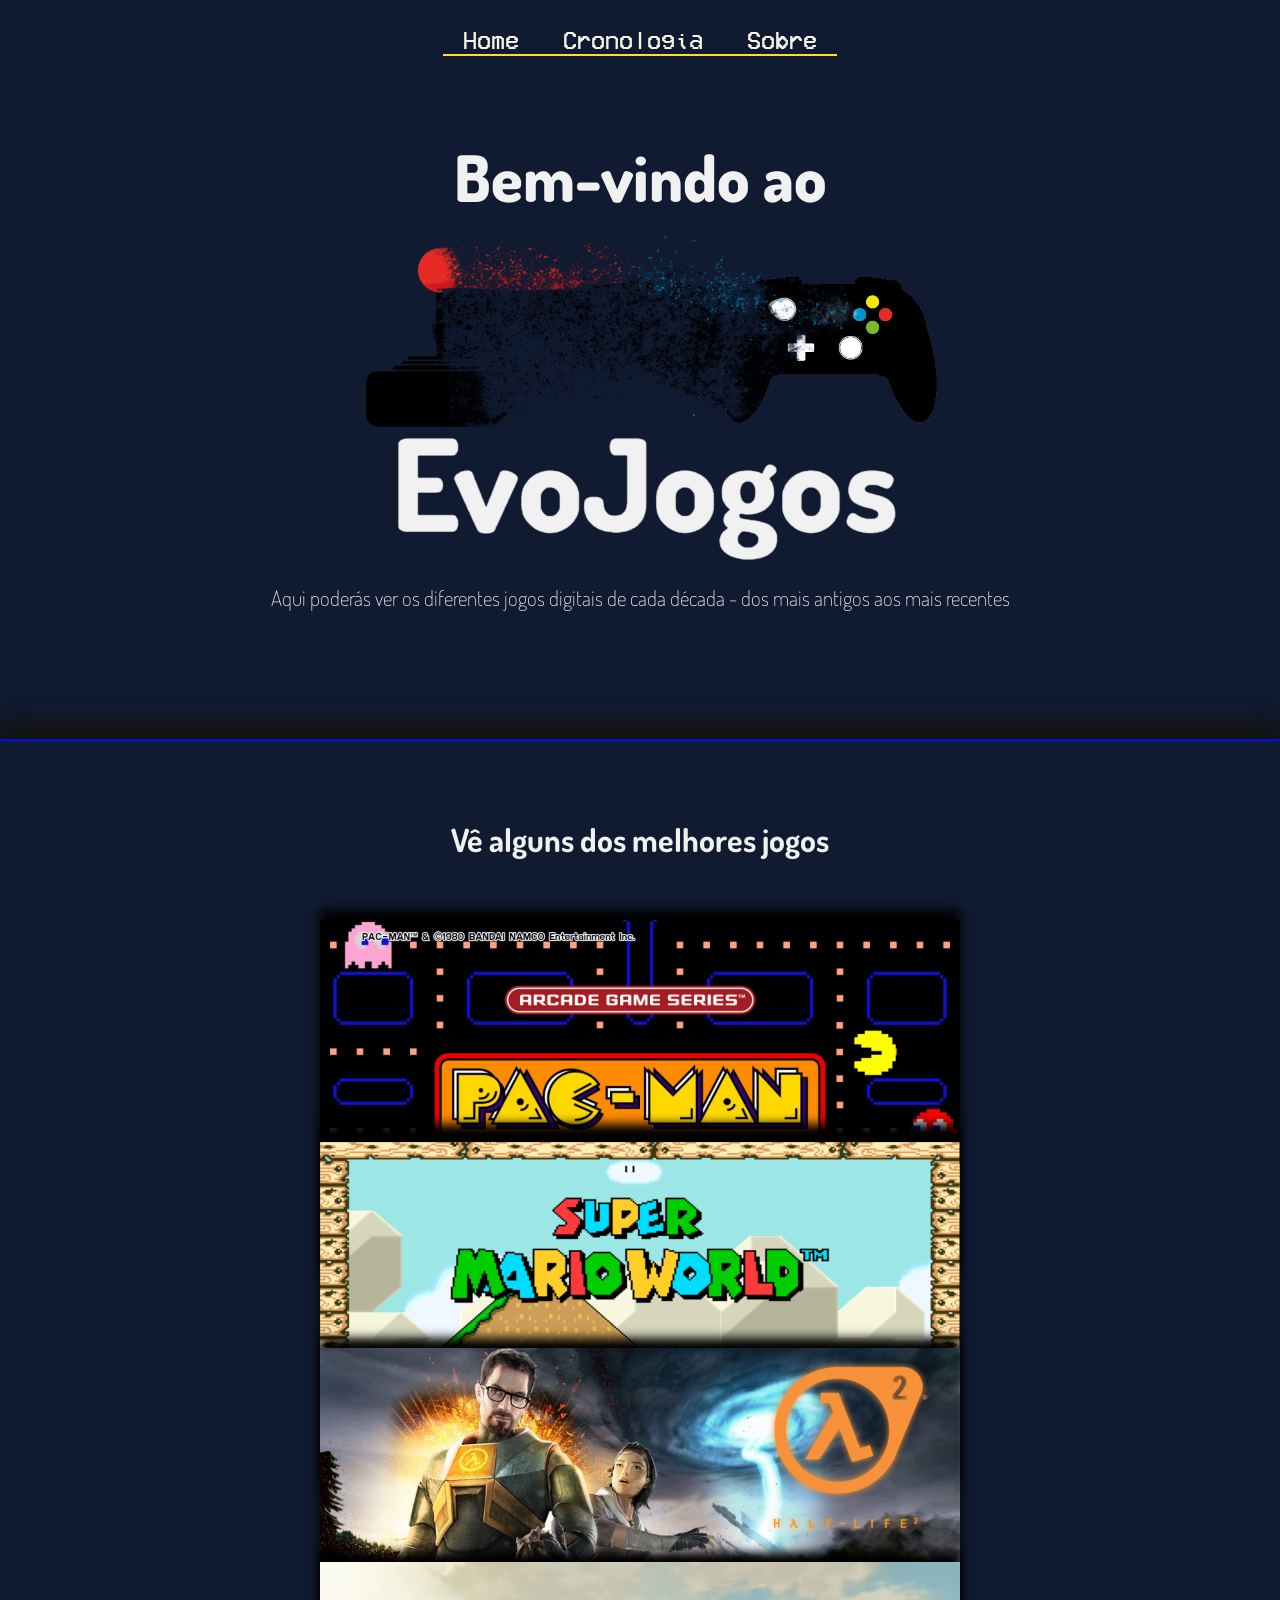
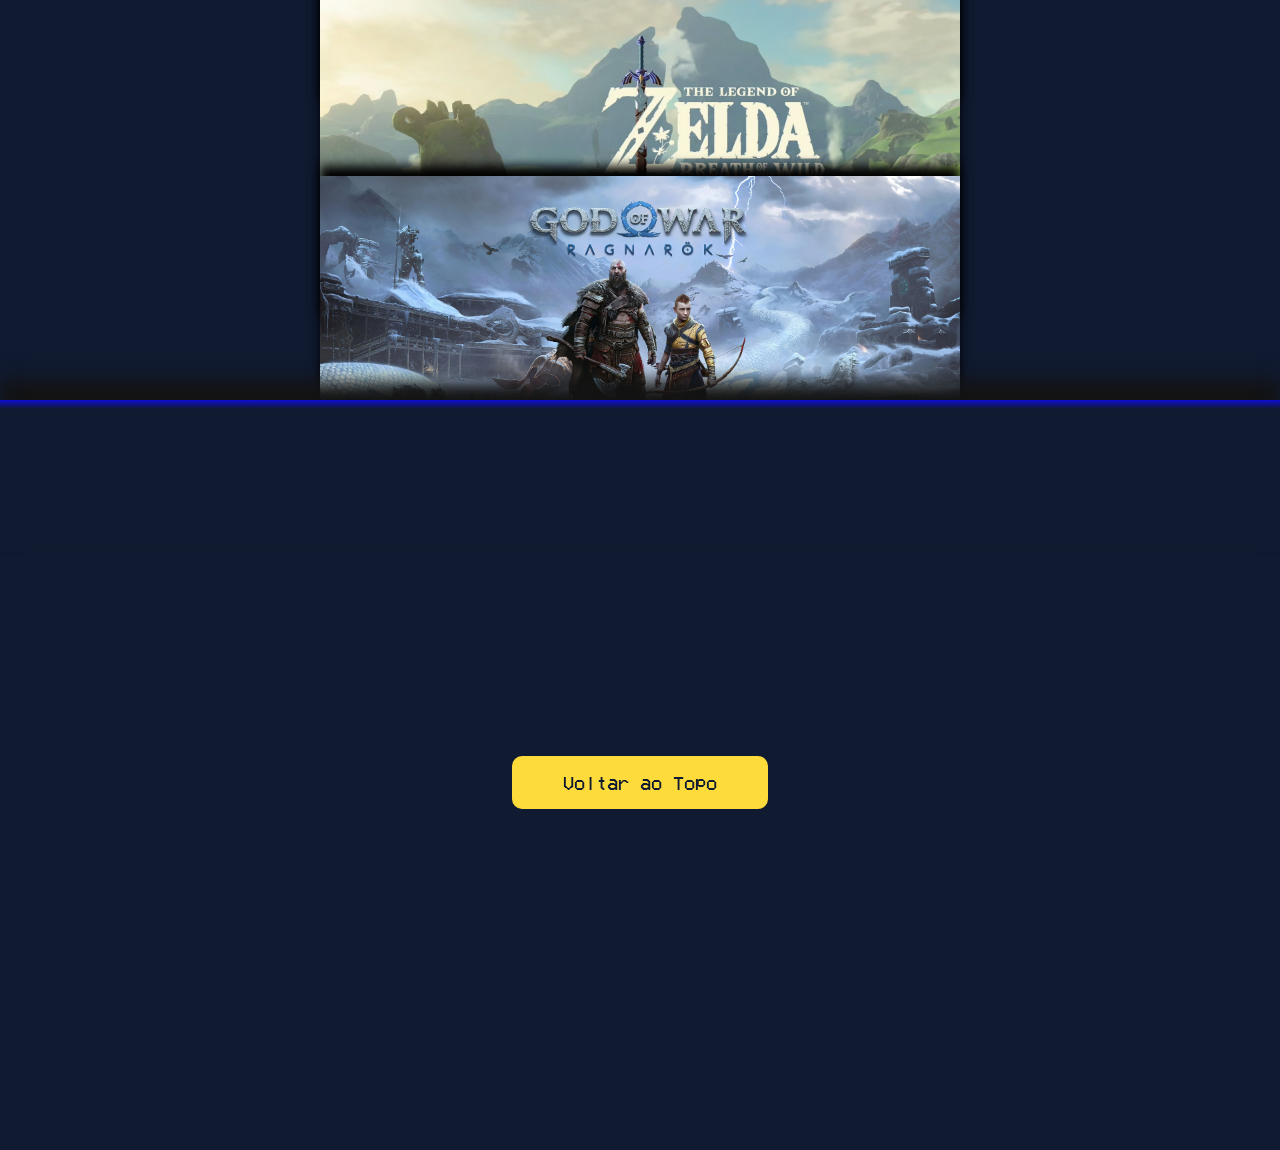
<file: index.html>
<!DOCTYPE html>
<html>
  <head>
    <title>EvoJogos</title>
    <meta charset="UTF-8" />
    <meta name="viewport" content="width=device-width, initial-scale=1.0" />
    <link rel="stylesheet" href="css\style.css" />
    <link rel="stylesheet" href="css\home.css" />
    <link rel="stylesheet" href="css\font.css" />
    <link rel="stylesheet" href="css\menu.css" />
    <link rel="preload" href="css\VCROSDMono.ttf" as="font" type="font/ttf" />
    <link rel="preload" href="css\Dosis-Regular.ttf" as="font" type="font/ttf" />
    <link rel="preload" href="css\Dosis-Bold.ttf" as="font" type="font/ttf" />
  </head>

  <body>
    <nav id="top" style="z-index: 99;" class="navMenu">
      <ul>
        <li><a href="index.html">Home</a></li>
        <li>
          <a style="cursor:default">Cronologia</a>
          <ul class="dropdown">
            <li><a href="1980.html">1980</a></li>
            <li><a href="1990.html">1990</a></li>
            <li><a href="2000.html">2000</a></li>
            <li><a href="2010.html">2010</a></li>
            <li><a href="2020.html">2020</a></li>
            <div class="dot2"><img src="imgs\ativo.png" /></div>
          </ul>
        </li>
        <li><a href="sobre.html">Sobre</a></li>
        <div style="position: inherit; z-index: 999;" class="dot"><img src="imgs\ativo.png" /></div>
      </ul>
    </nav>

    <div class="separaMenu"></div>

    <h1 class="animacao-texto animacao-1" style="margin-top: 10% ; font-size: 400%; z-index: -1;">Bem-vindo ao</h1>
    <img class="centro animacao-texto animacao-1" style="width:60% ;" src="imgs\logo2.png"/>
    <h3 class="animacao-texto animacao-2" style="margin-top: 10px; margin-bottom: 10%">Aqui poderás ver os diferentes jogos digitais de cada década - dos mais antigos aos mais recentes</h1>

   
      <div class="separa"></div>
    <h2 style="margin-bottom: 50px">
      Vê alguns dos melhores jogos
    </h2>

    <div class="linha">
      <div class="coluna">
        <a href="1980.html"><img
          id="img1"
          style="width: 100%"
          src="imgs\pacman.jpg"
          onmouseover="zindex1(this)"
          onmouseout="zindex2(this)"
        /></a>
        <a href="1980.html"><img
          style="width: 100%; transform: translateY(-150px)"
          src="imgs\marioworld.png"
          onmouseover="zindex1(this)"
          onmouseout="zindex2(this)"
        /></a>
        <a href="2000.html"><img
          style="width: 100%; transform: translateY(-300px)"
          src="imgs\halflife.jpg"
          onmouseover="zindex1(this)"
          onmouseout="zindex2(this)"
        /></a>
        <a href="2010.html"><img
          style="width: 100%; transform: translateY(-450px)"
          src="imgs\zeldabotw.jpg"
          onmouseover="zindex1(this)"
          onmouseout="zindex2(this)"
        /></a>
        <a href="2020.html"><img
          id="img2"
          style="width: 100%; transform: translateY(-600px)"
          src="imgs\gow.jpg"
          onmouseover="zindex1(this)"
          onmouseout="zindex2(this)"
        /></a>
      </div>
    </div>
    <div
      class="separa"
      style="transform: translateY(50px); height: 150px; margin-top:0;"
    ></div>
    
    <button onclick="topFunction()" id="BtTop">Voltar ao Topo</button>

    <script>
      function zindex1(x) {
        x.style.boxShadow = "0px 0px 0px";
        x.style.margin = "0px auto";
        x.style.marginBottom = "160px";
        document.getElementById("img1").style.marginTop = "10px";
      }

      function zindex2(x) {
        x.style.boxShadow = "0px -10px 10px";
        x.style.width = "100%";
        x.style.position = "relative";
        x.style.margin = "0 auto";
        document.getElementById("img1").style.marginTop = "10px";
        document.getElementById("img2").style.marginBottom = "10px";
      }

      function topFunction() {
        document.body.scrollTop = 0; 
        document.documentElement.scrollTop = 0; 
      }
    </script>
  </body>
</html>
</file>
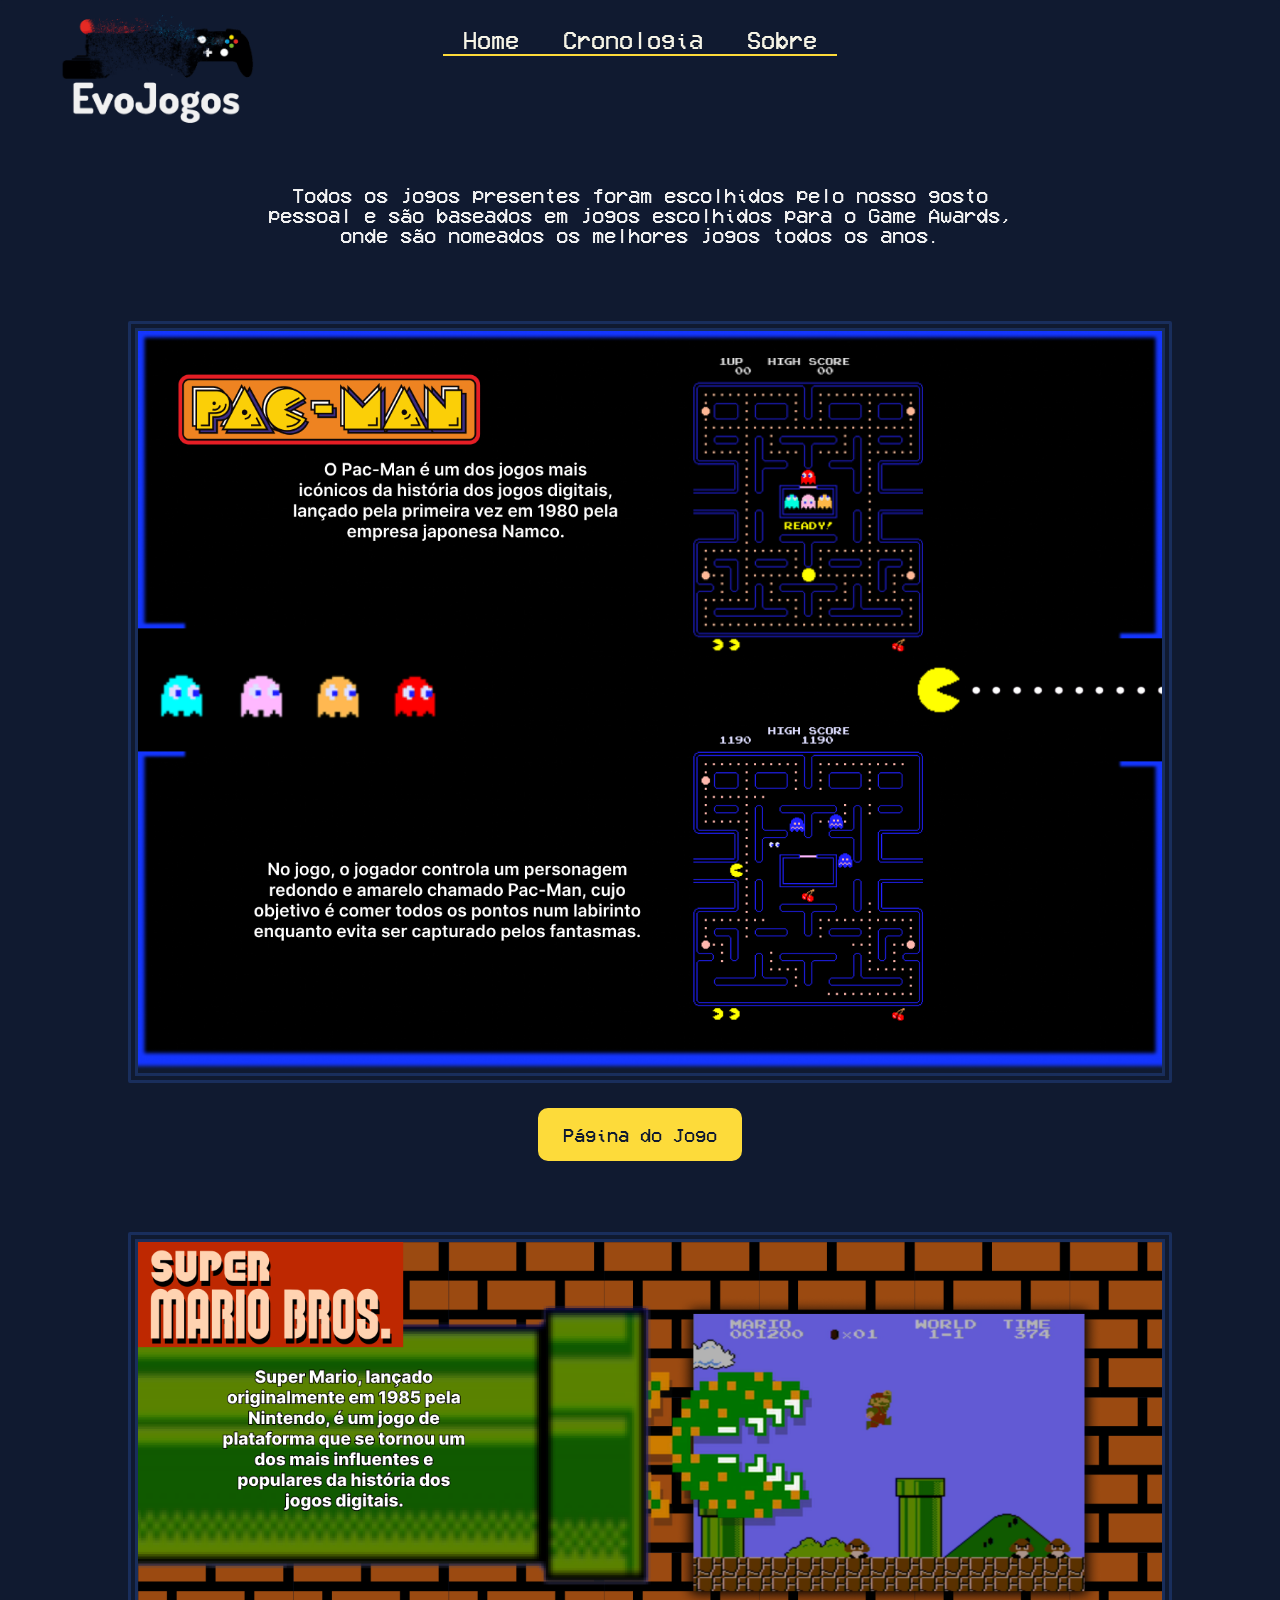
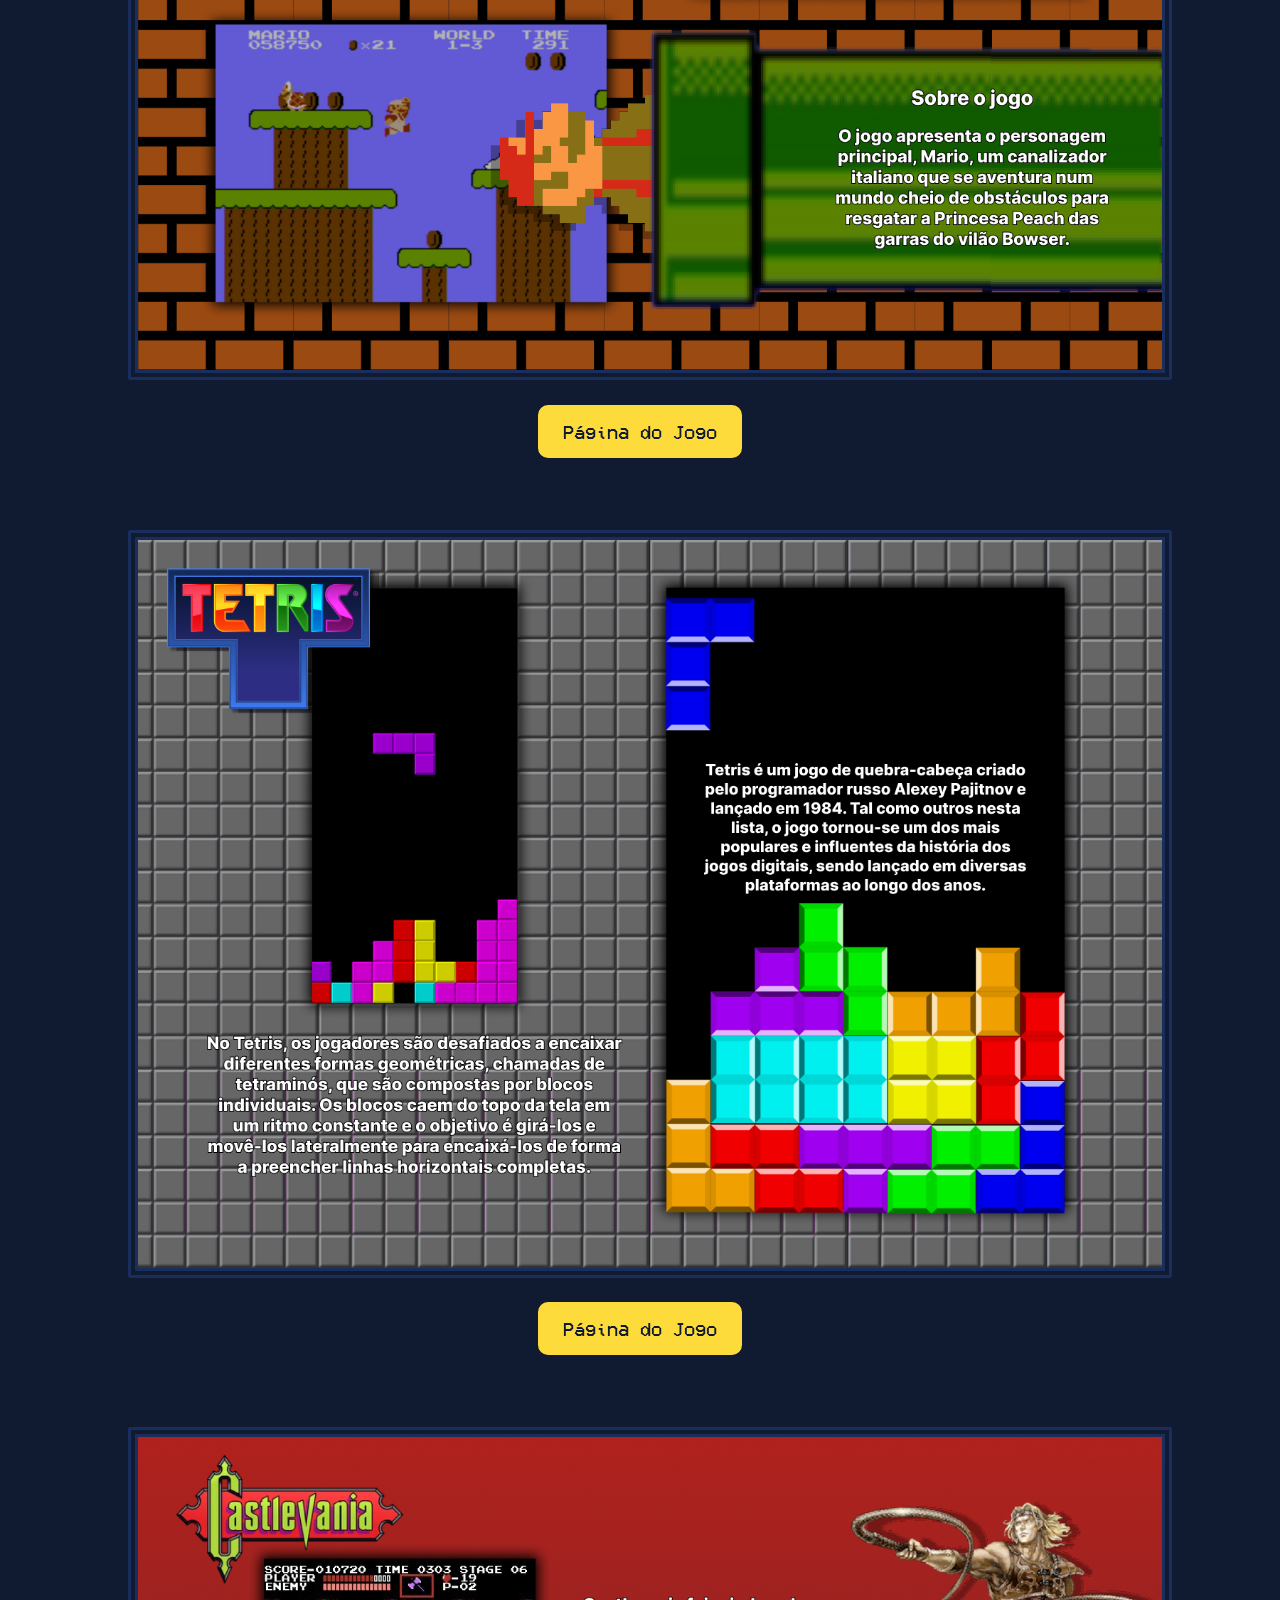
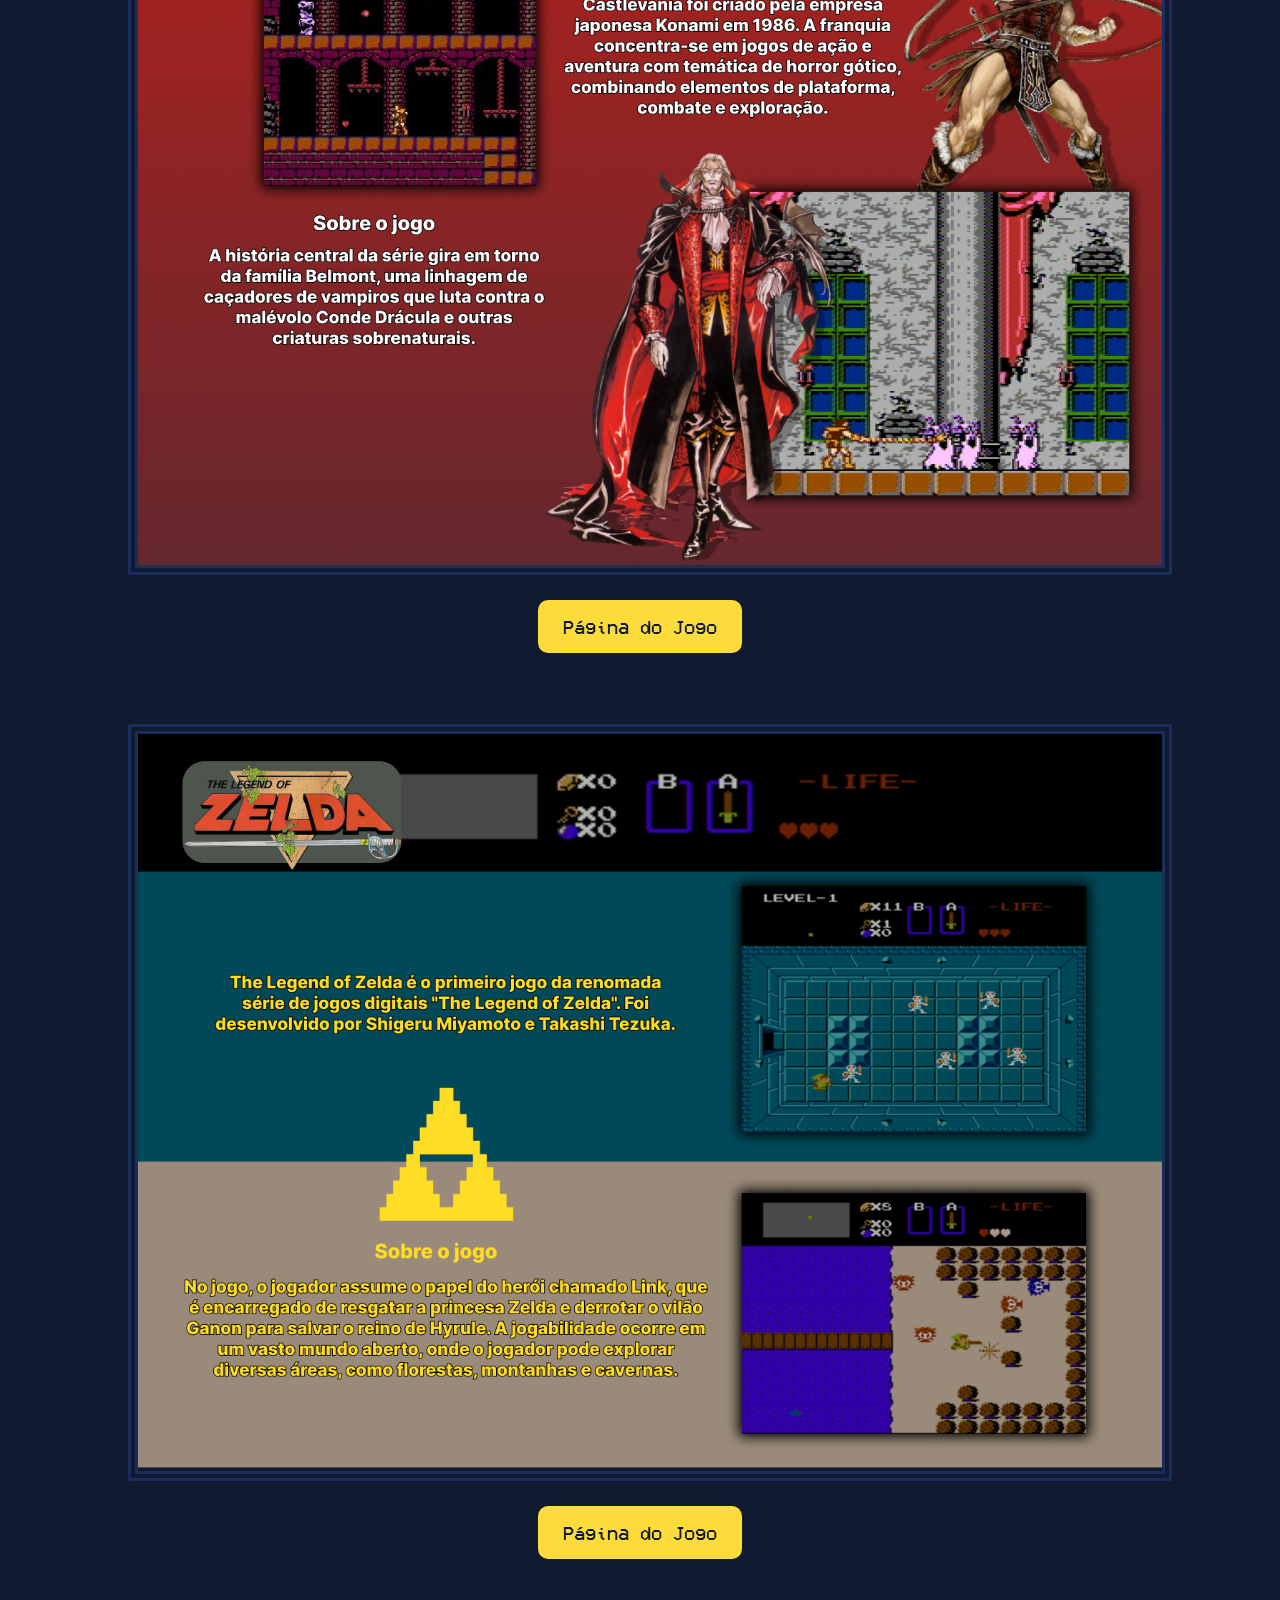
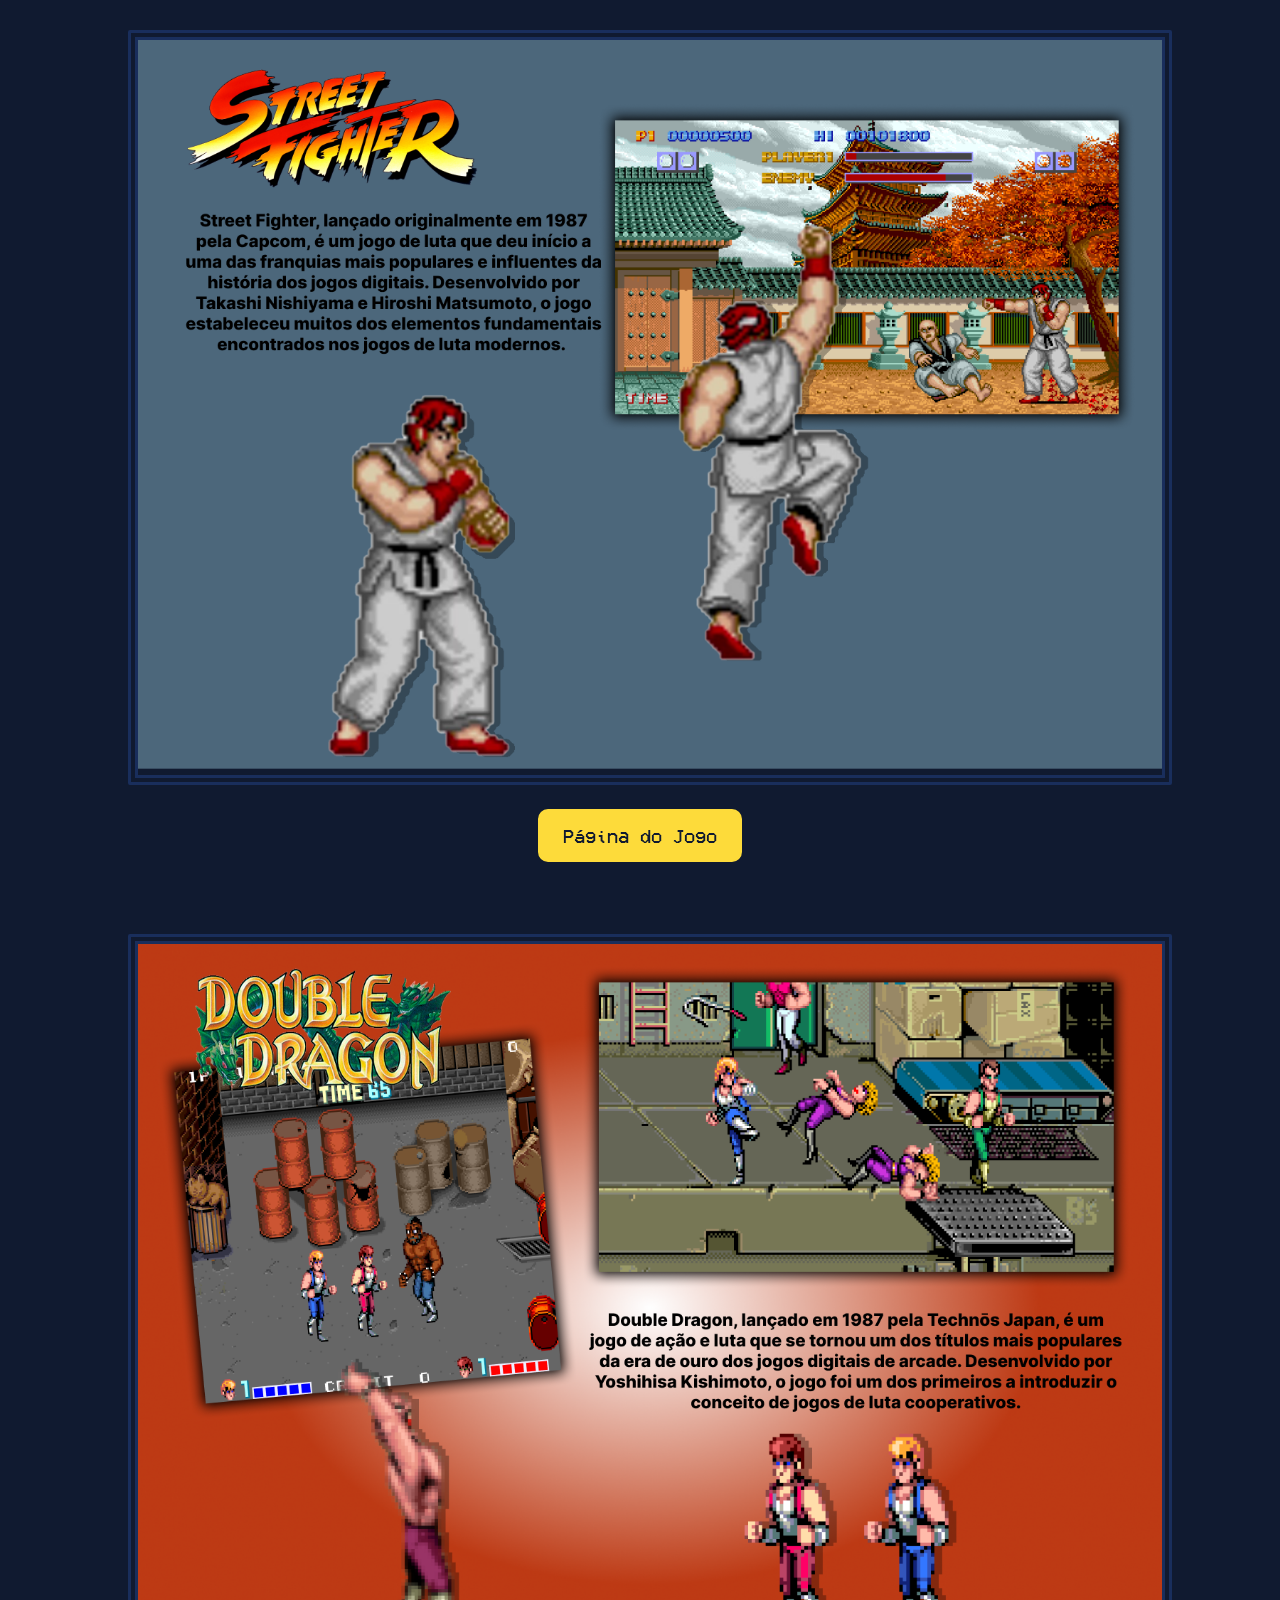
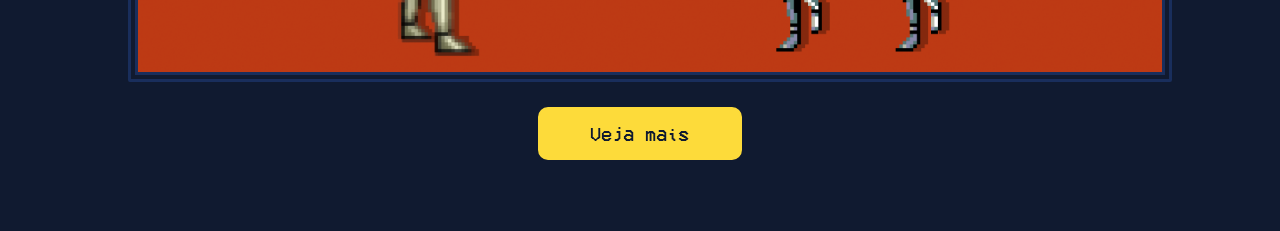
<file: 1980.html>
<!DOCTYPE html>
<html>
  <head>
    <title>EvoJogos</title>
    <meta charset="UTF-8" />
    <meta name="viewport" content="width=device-width, initial-scale=1.0" />
    <link rel="stylesheet" href="css\style.css" />
    <link rel="stylesheet" href="css\font.css" />
    <link rel="stylesheet" href="css\menu.css" />
    <link rel="stylesheet" href="css\cronologia.css" />
    <link rel="preload" href="css\VCROSDMono.ttf" as="font" type="font/ttf" />
    <link
      rel="preload"
      href="css\Dosis-Regular.ttf"
      as="font"
      type="font/ttf"
    />
    <link rel="preload" href="css\Dosis-Bold.ttf" as="font" type="font/ttf" />
  </head>

  <body>
    <nav class="navMenu">
      <ul>
        <li><a href="index.html">Home</a></li>
        <li>
          <a style="cursor: default">Cronologia</a>
          <ul class="dropdown">
            <li><a href="1980.html">1980</a></li>
            <li><a href="1990.html">1990</a></li>
            <li><a href="2000.html">2000</a></li>
            <li><a href="2010.html">2010</a></li>
            <li><a href="2020.html">2020</a></li>
            <div class="dot2"><img src="imgs\ativo.png" /></div>
          </ul>
        </li>
        <li><a href="sobre.html">Sobre</a></li>
        <div class="dot"><img src="imgs\ativo.png" /></div>
      </ul>
    </nav>

    <div class="separaMenu">
      <a href="index.html"><img src="imgs\logo2.png" /></a>
    </div>

    <div class="centro" style="width: 60%">
      <h3 style="margin-bottom: 10%; margin-top: 23%; font-family: VCR OSD Mono">
        Todos os jogos presentes foram escolhidos pelo nosso gosto pessoal e são baseados em jogos escolhidos para o Game Awards, onde são nomeados os melhores jogos todos os anos. 
      </h3>

      
    </div>
    <div class="linha">
      <div class="coluna">
        <img style="width: 100%" src="imgs_cronologia/pacman.png" />
        <a target="_blank" href="https://www.pacman.com/en/"><button>Página do Jogo</button></a>

        <img style="width: 100%" src="imgs_cronologia/mario.png" />
        <a target="_blank" href="https://www.nintendo.pt/Jogos/NES/Super-Mario-Bros-803853.html"><button>Página do Jogo</button></a>

        <img style="width: 100%" src="imgs_cronologia/tetris.png" />
        <a target="_blank" href="https://tetris.com/play-tetris"><button>Página do Jogo</button></a>

        <img style="width: 100%" src="imgs_cronologia/castlevania.png" />
        <a target="_blank" href="https://www.konami.com/games/castlevania/eu/en/"><button>Página do Jogo</button></a>
          
        <img style="width: 100%" src="imgs_cronologia/zelda.png" />
        <a target="_blank" href="https://www.nintendo.co.uk/Games/NES/The-Legend-of-Zelda-796345.html"><button>Página do Jogo</button></a>

        <img style="width: 100%" src="imgs_cronologia/street fighter.png" />
        <a target="_blank" href="https://www.streetfighter.com"><button>Página do Jogo</button></a>

        <img style="width: 100%" src="imgs_cronologia/doubledragon.png" />
        <a target="_blank" href="https://en.wikipedia.org/wiki/Double_Dragon_%28video_game%29"><button>Veja mais</button></a>
      </div>
    </div>
    </div>
  </body>
</html>
</file>
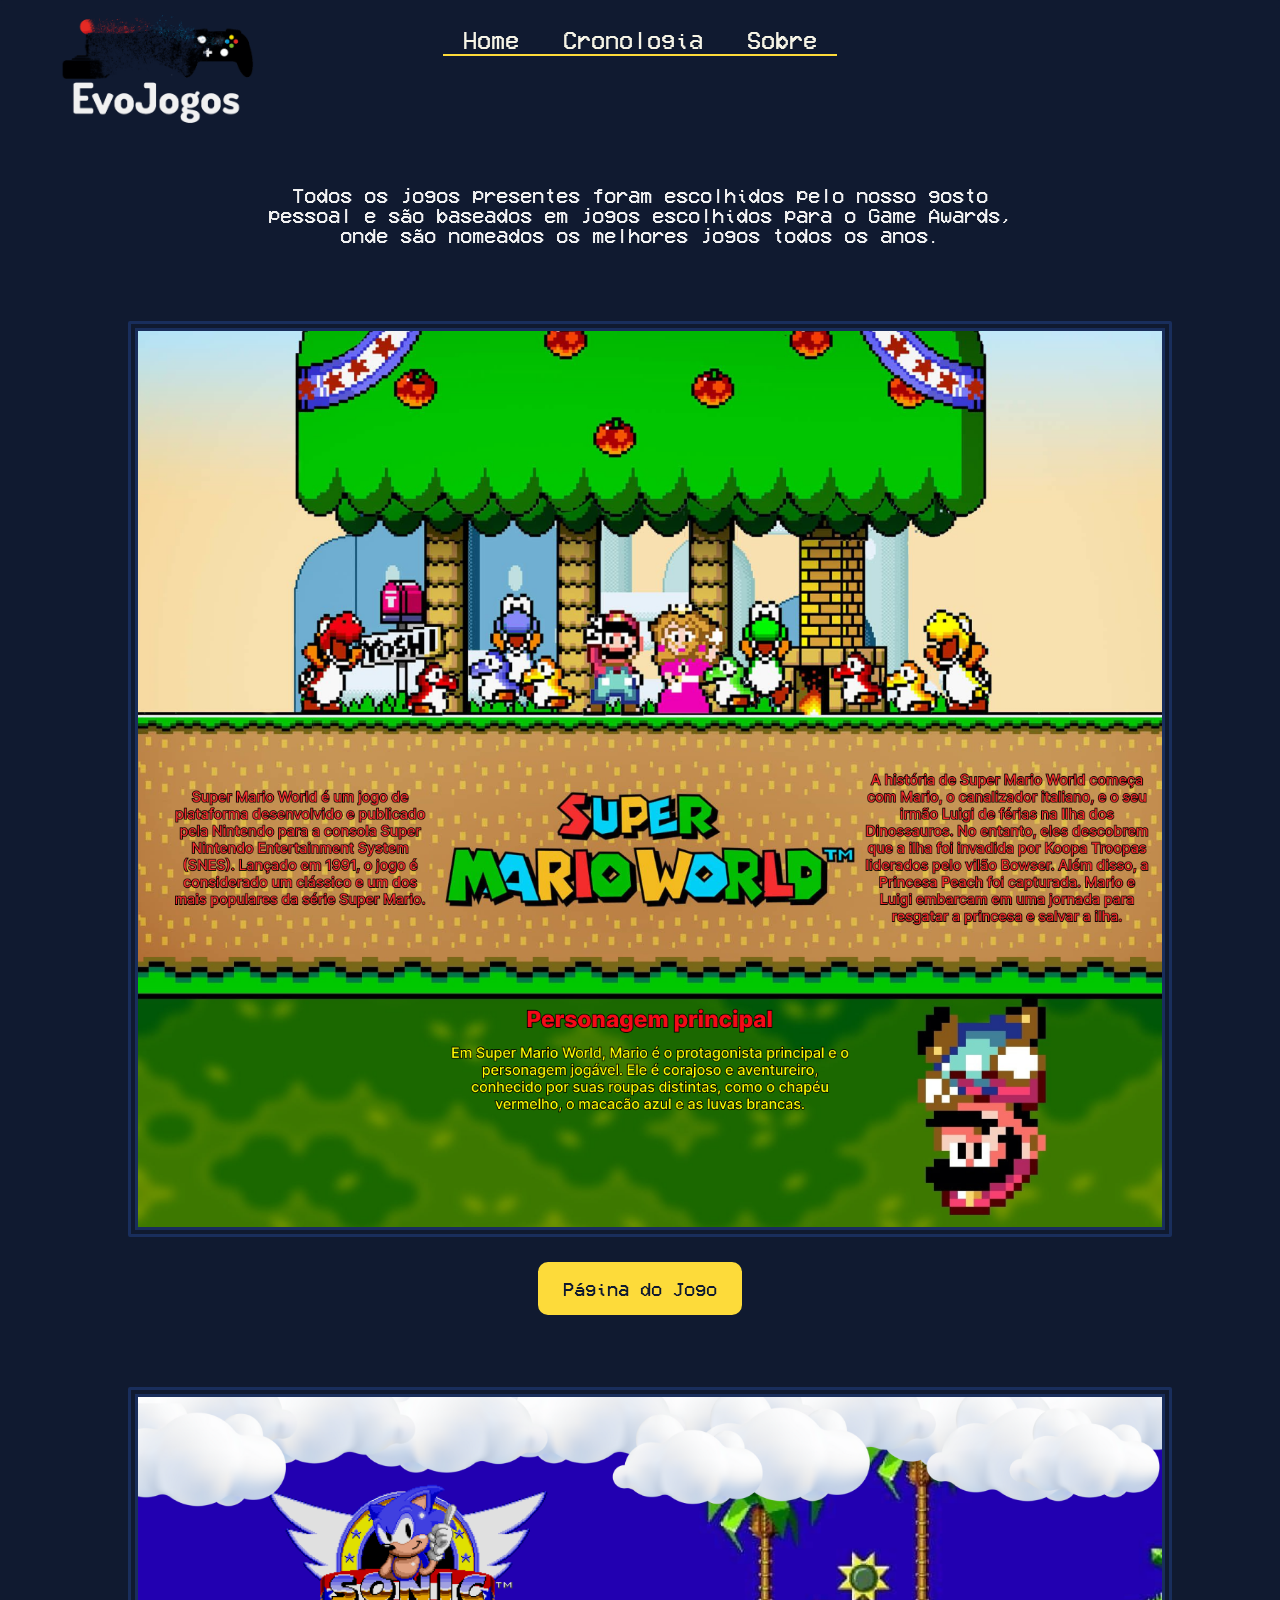
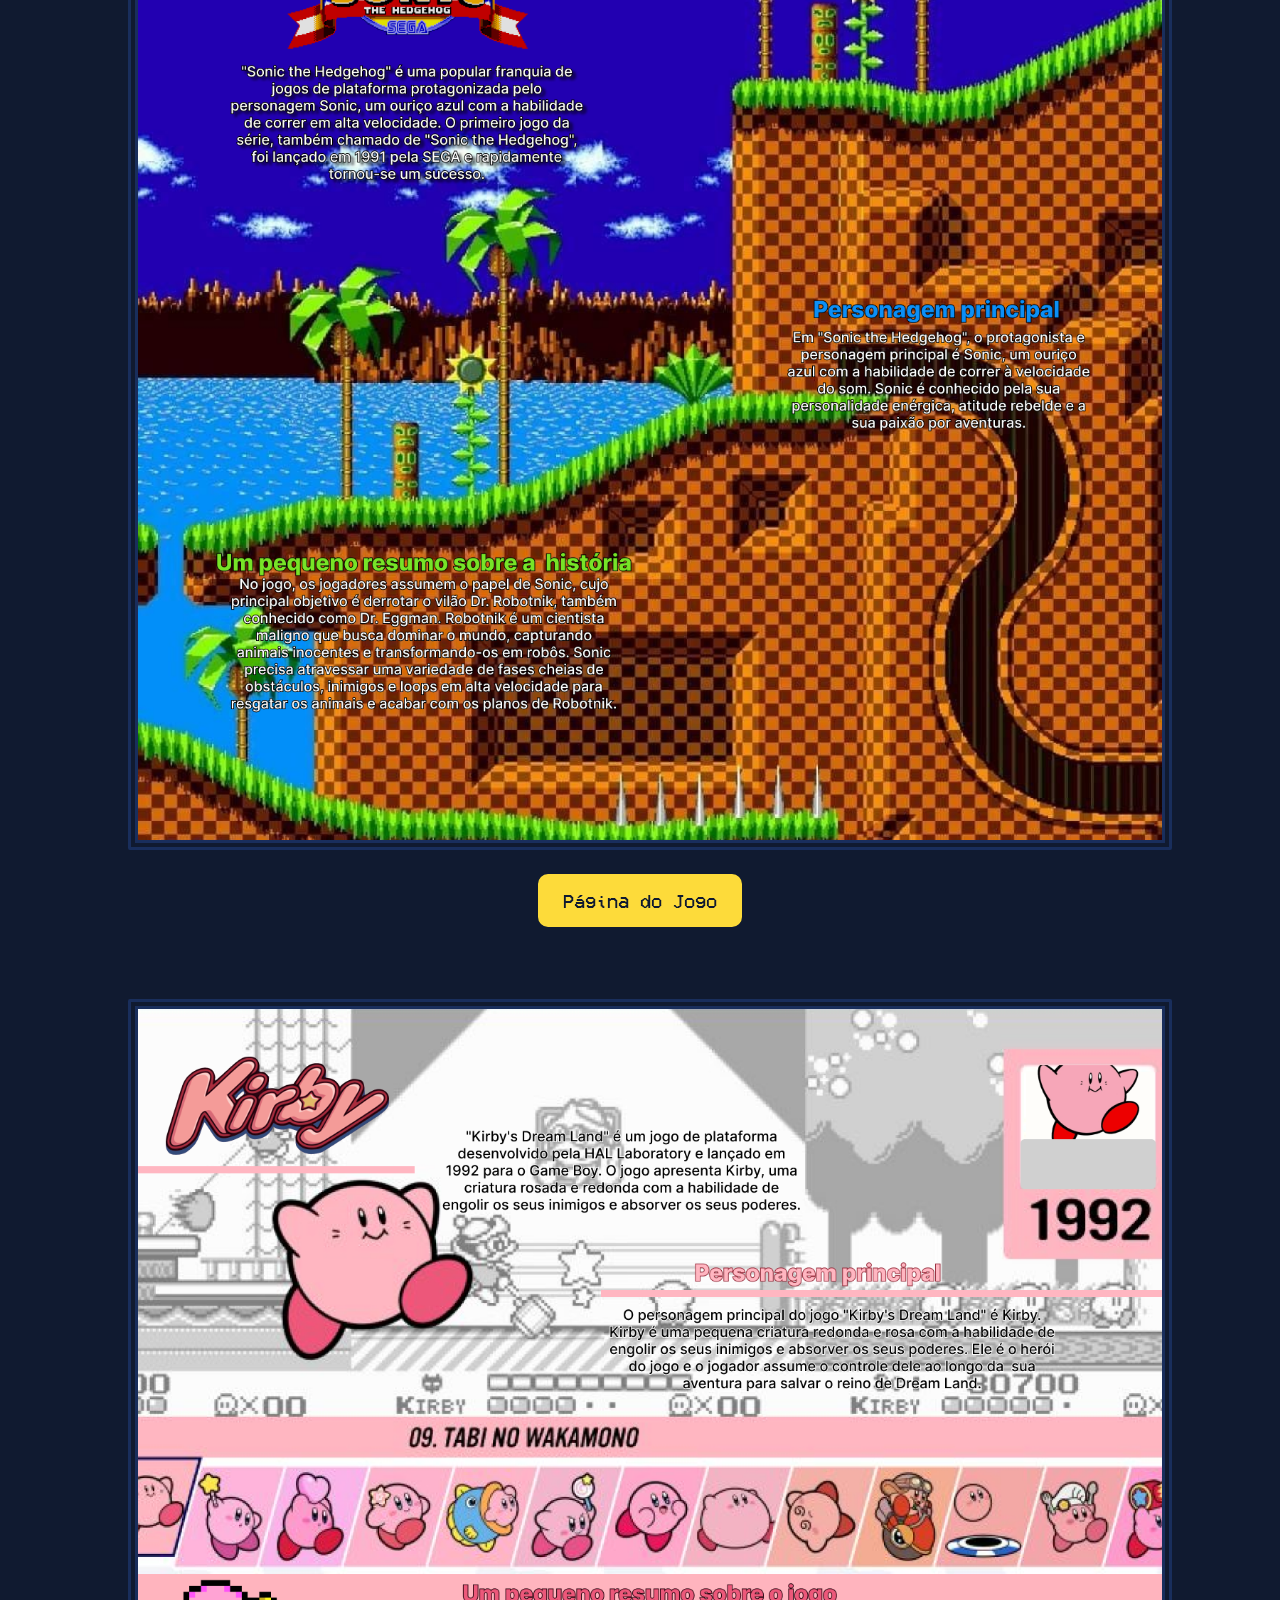
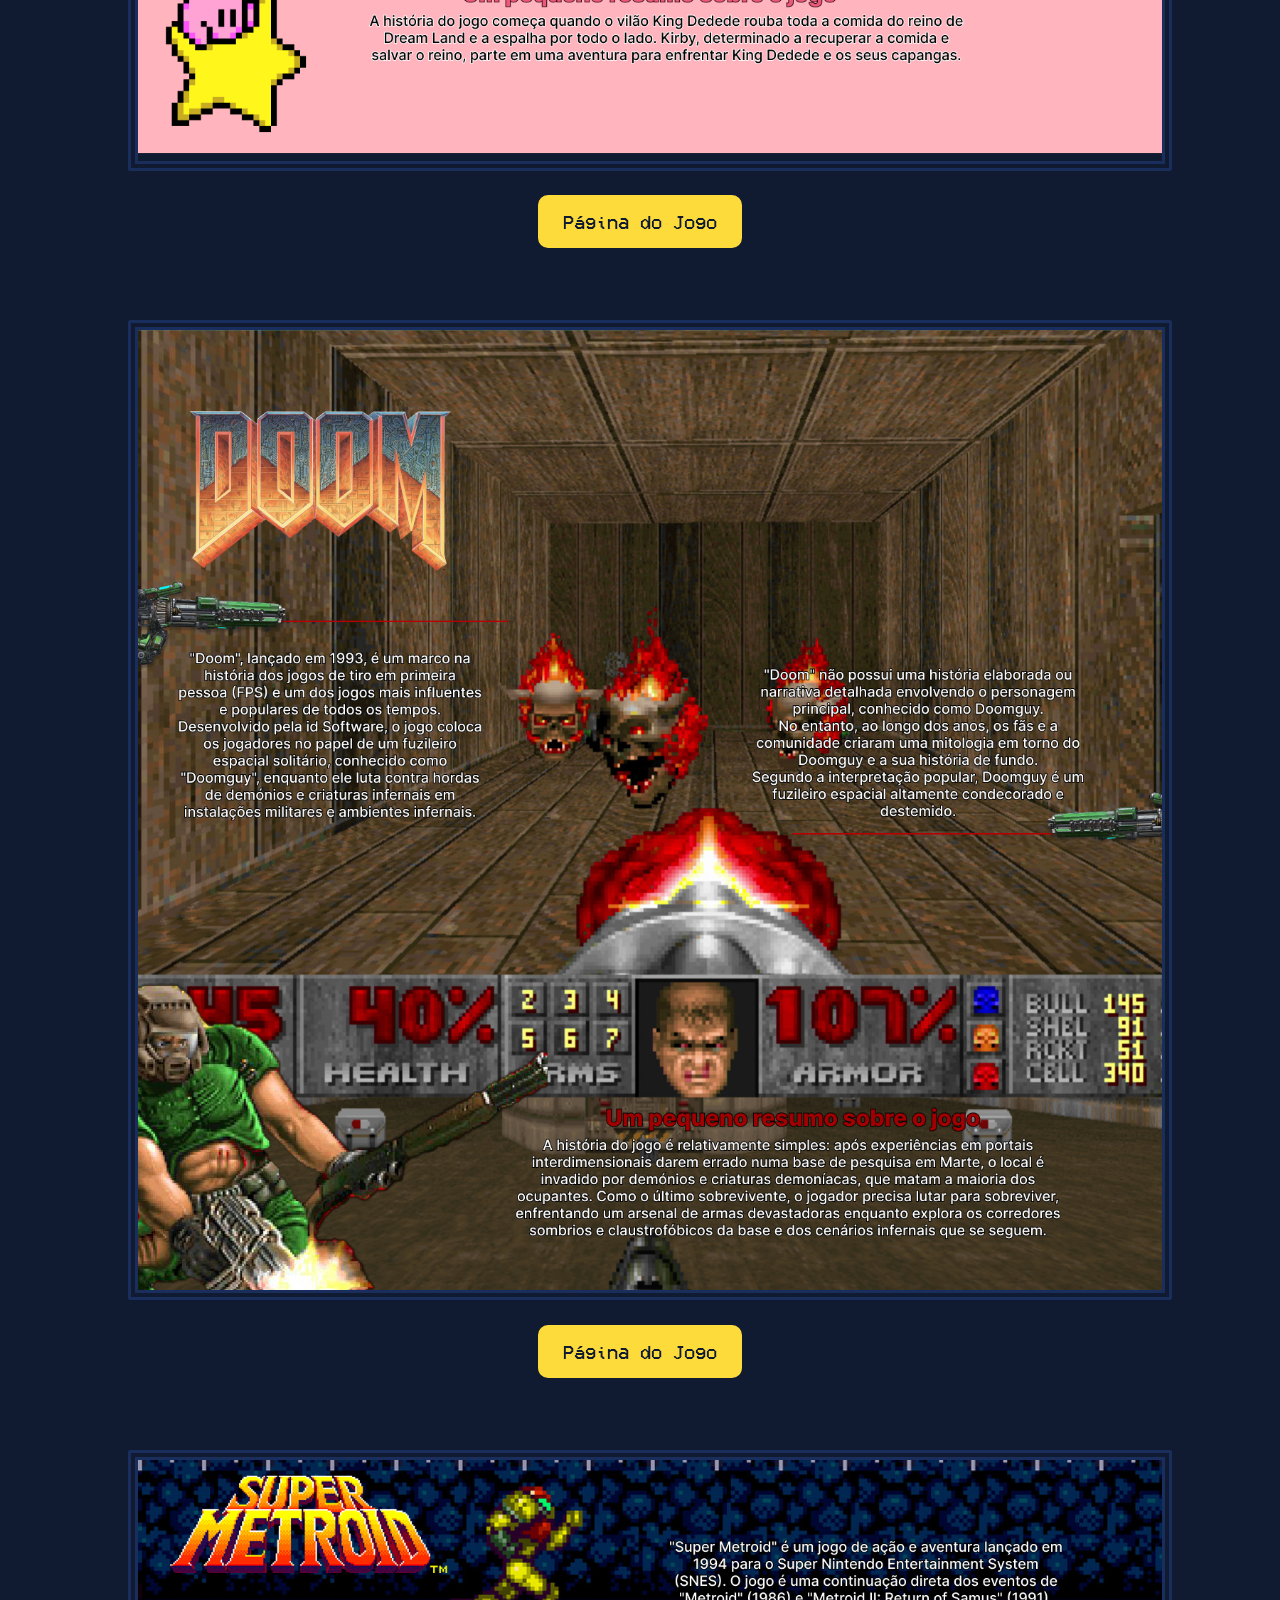
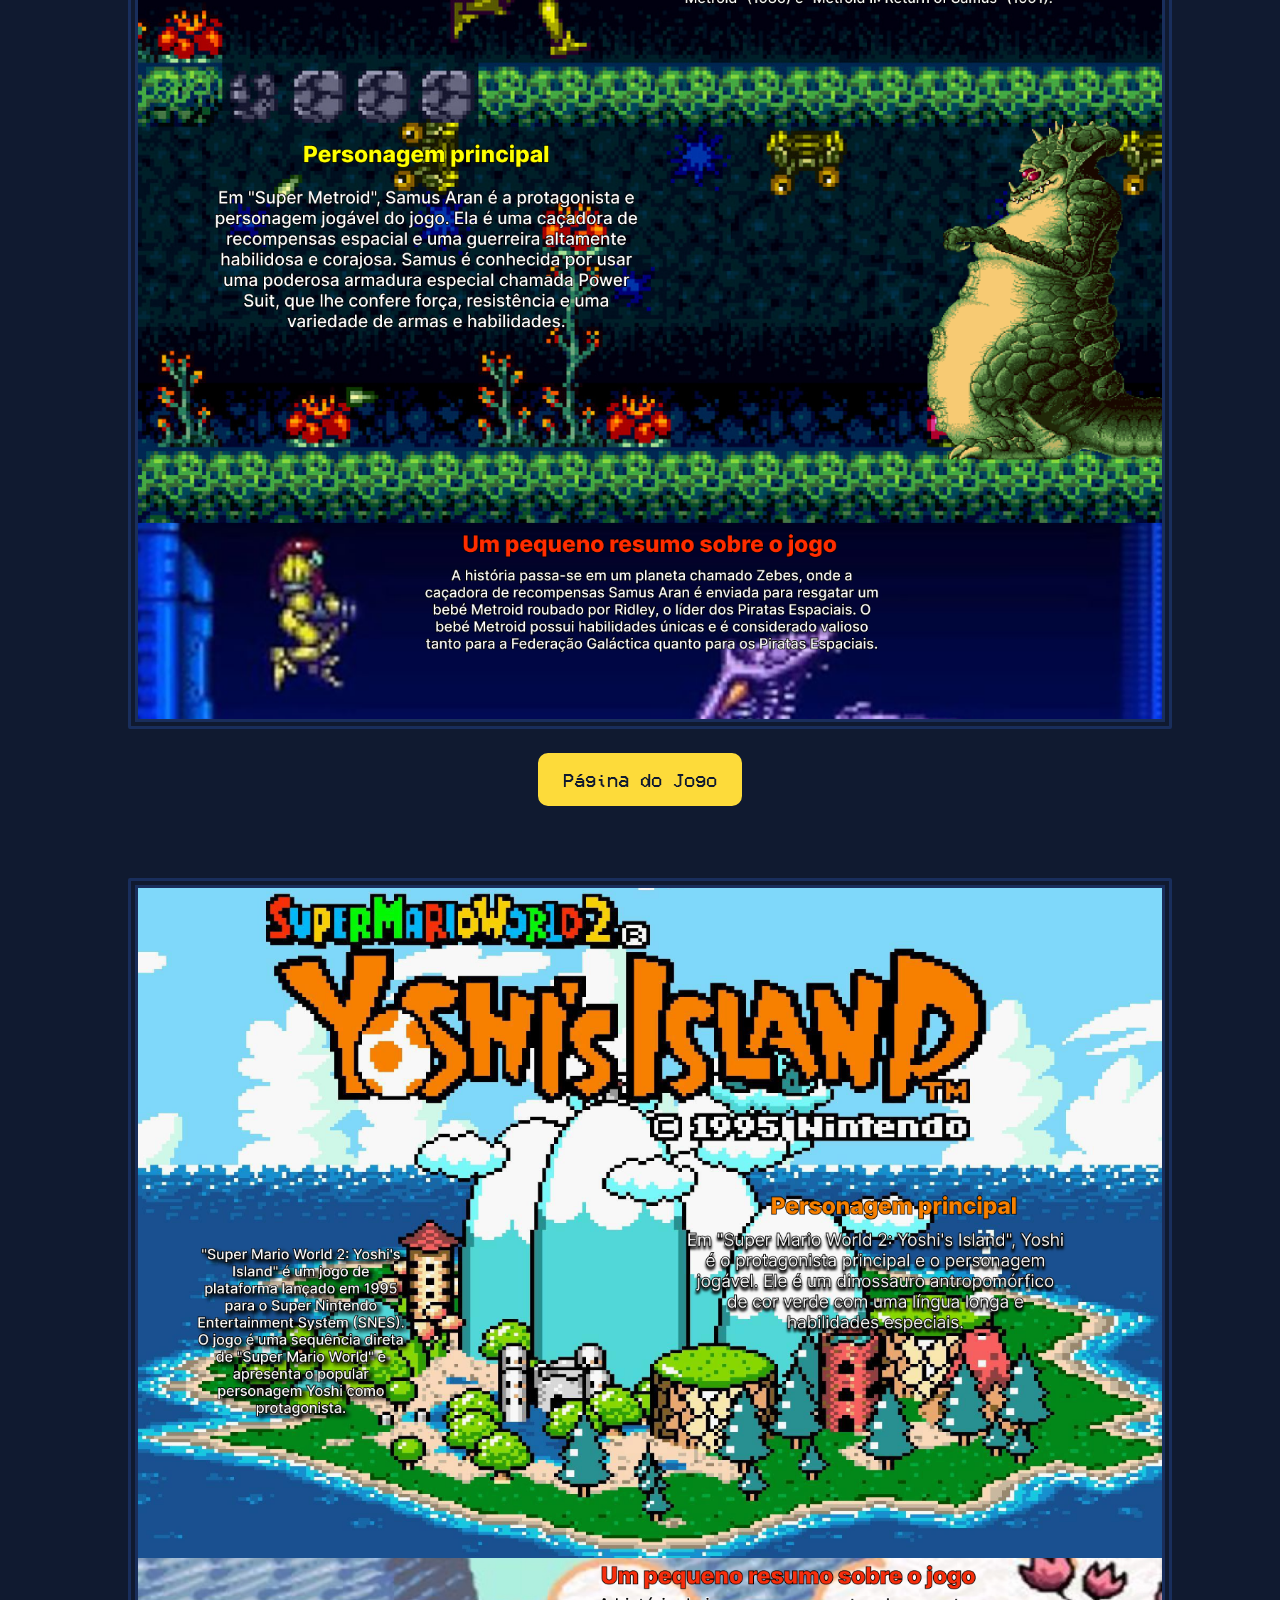
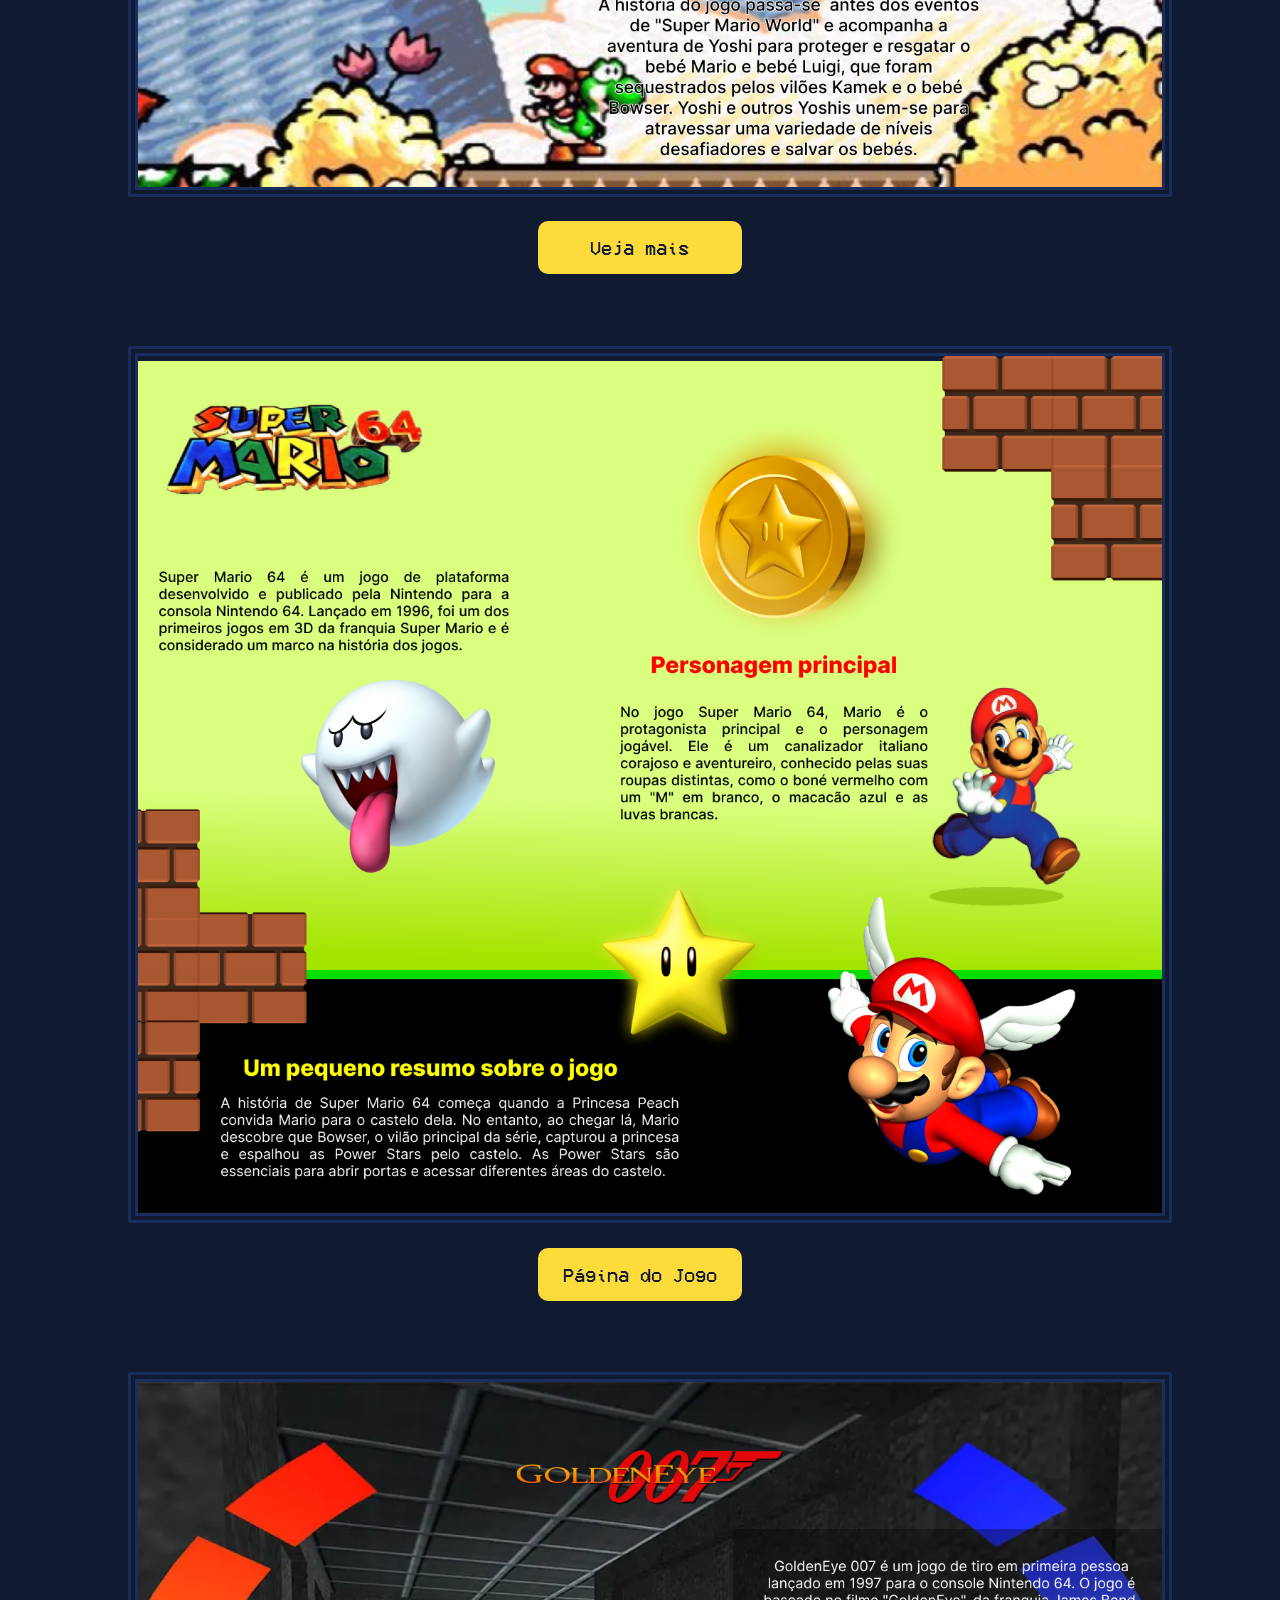
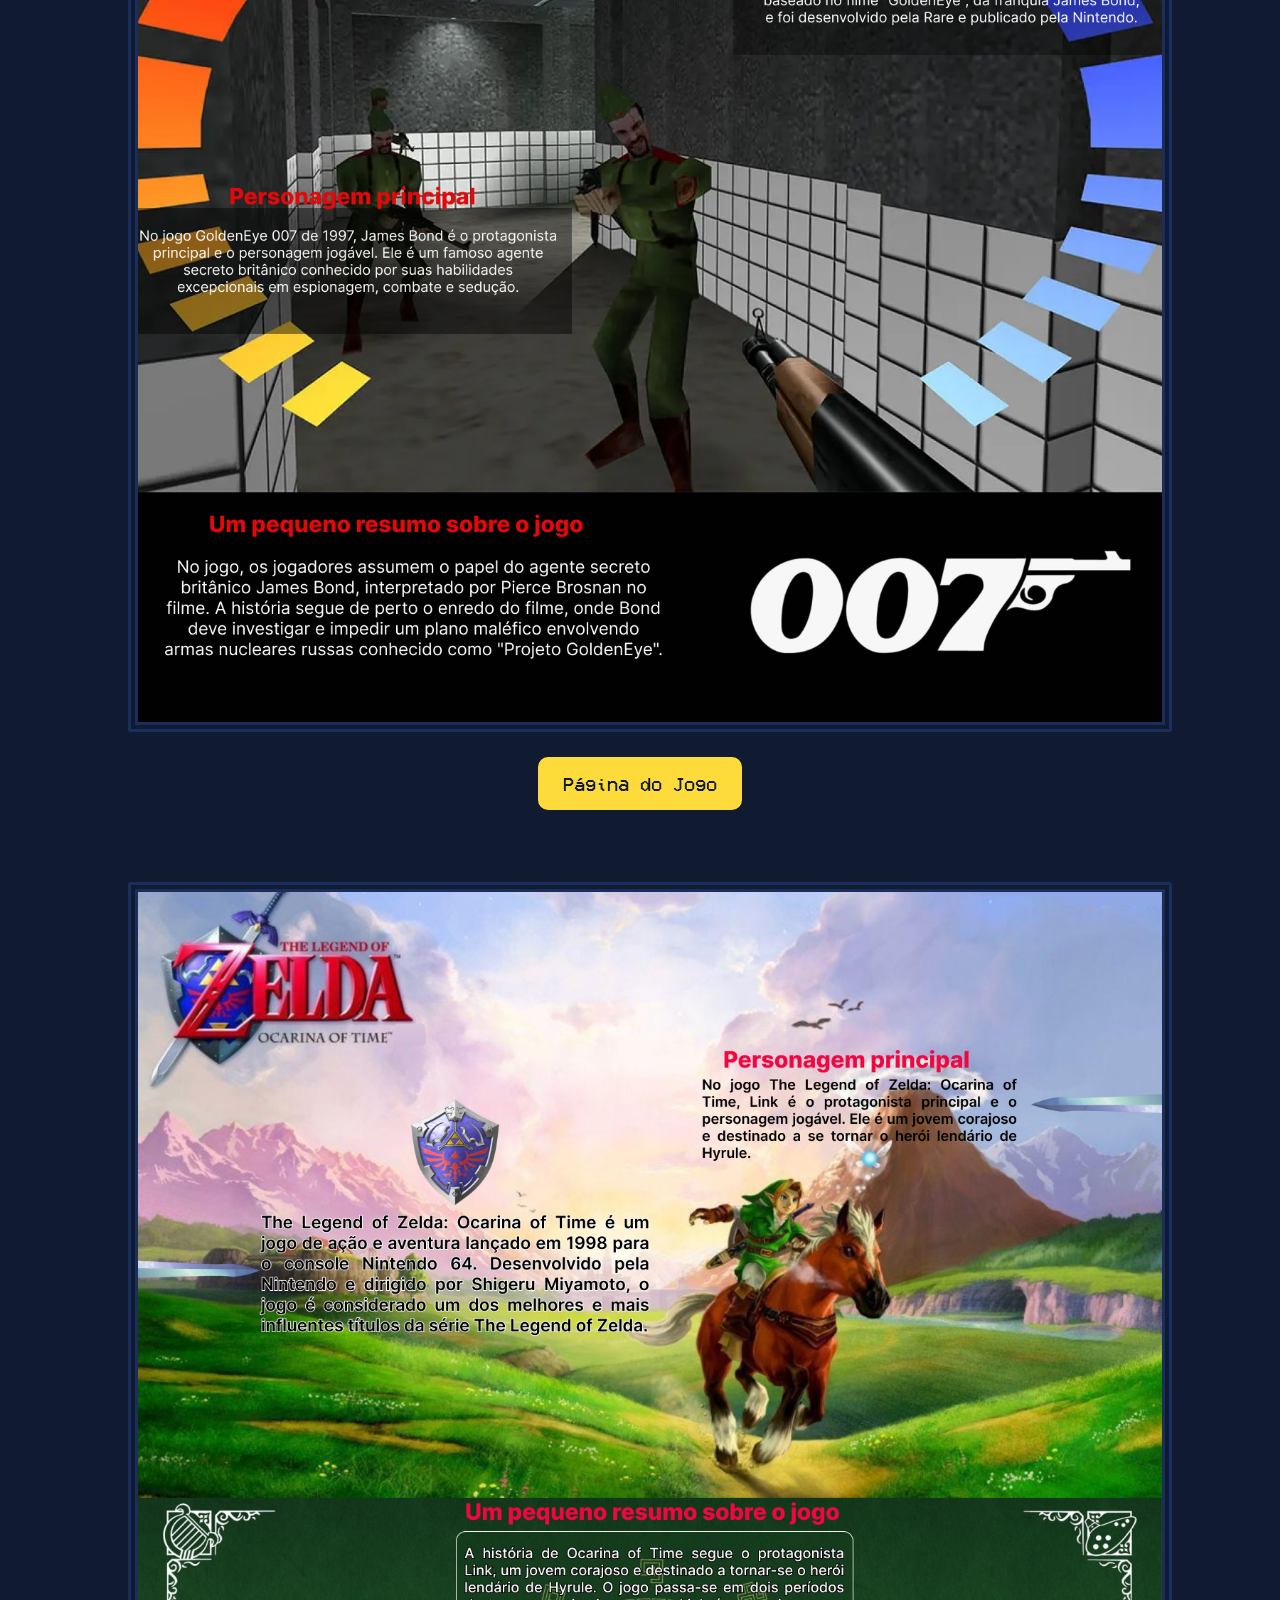
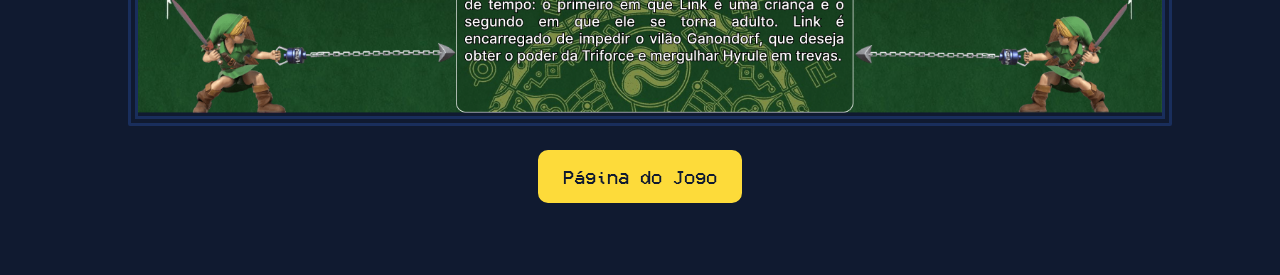
<file: 1990.html>
<!DOCTYPE html>
<html>
  <head>
    <title>EvoJogos - 1990</title>
    <meta charset="UTF-8" />
    <meta name="viewport" content="width=device-width, initial-scale=1.0" />
    <link rel="stylesheet" href="css\style.css" />
    <link rel="stylesheet" href="css\font.css" />
    <link rel="stylesheet" href="css\menu.css" />
    <link rel="stylesheet" href="css\cronologia.css" />
    <link rel="preload" href="css\VCROSDMono.ttf" as="font" type="font/ttf" />
    <link
      rel="preload"
      href="css\Dosis-Regular.ttf"
      as="font"
      type="font/ttf"
    />
    <link rel="preload" href="css\Dosis-Bold.ttf" as="font" type="font/ttf" />
  </head>

  <body>
    <nav class="navMenu">
      <ul>
        <li><a href="index.html">Home</a></li>
        <li>
          <a style="cursor: default">Cronologia</a>
          <ul class="dropdown">
            <li><a href="1980.html">1980</a></li>
            <li><a href="1990.html">1990</a></li>
            <li><a href="2000.html">2000</a></li>
            <li><a href="2010.html">2010</a></li>
            <li><a href="2020.html">2020</a></li>
            <div class="dot2"><img src="imgs\ativo.png" /></div>
          </ul>
        </li>
        <li><a href="sobre.html">Sobre</a></li>
        <div class="dot"><img src="imgs\ativo.png" /></div>
      </ul>
    </nav>

    <div class="separaMenu">
      <a href="index.html"><img src="imgs\logo2.png" /></a>
    </div>

    <div class="centro" style="width: 60%">
      <h3 style="margin-bottom: 10%; margin-top: 23%; font-family: VCR OSD Mono">
        Todos os jogos presentes foram escolhidos pelo nosso gosto pessoal e são baseados em jogos escolhidos para o Game Awards, onde são nomeados os melhores jogos todos os anos. 
      </h3>

      
    </div>
    <div class="linha">
      <div class="coluna">
        <img style="width: 100%" src="imgs_cronologia/Super Mario World.png" />
        <a target="_blank" href="https://www.nintendo.pt/Jogos/Super-Nintendo/Super-Mario-World-752133.html"><button>Página do Jogo</button></a>

        <img style="width: 100%" src="imgs_cronologia/Sonic The Hedgehog.png" />
        <a target="_blank" href="https://www.sonicthehedgehog.com/"><button>Página do Jogo</button></a>

        <img style="width: 100%" src="imgs_cronologia/Kirby.png" />
        <a target="_blank" href="https://www.nintendo.pt/Jogos/Game-Boy/Kirby-s-Dream-Land-275682.html"><button>Página do Jogo</button></a>

        <img style="width: 100%" src="imgs_cronologia/Doom.png" />
        <a target="_blank" href="https://store.steampowered.com/app/2280/DOOM_1993/"><button>Página do Jogo</button></a>
          
        <img style="width: 100%" src="imgs_cronologia/Super Metroid.png" />
        <a target="_blank" href="https://www.nintendo.pt/Jogos/Super-Nintendo/Super-Metroid-279613.html"><button>Página do Jogo</button></a>

        <img style="width: 100%" src="imgs_cronologia/YoshisIsland.png" />
        <a target="_blank" href="https://www.mariowiki.com/Super_Mario_World_2:_Yoshi%27s_Island"><button>Veja mais</button></a>

        <img style="width: 100%" src="imgs_cronologia/Super Mario 64.png" />
        <a target="_blank" href="https://www.nintendo.pt/Jogos/Nintendo-64/Super-Mario-64-269745.html"><button>Página do Jogo</button></a>

        <img style="width: 100%" src="imgs_cronologia/Golden eye 007.png" />
        <a target="_blank" href="https://www.nintendo.pt/Jogos/Wii/GoldenEye-007-281331.html"><button>Página do Jogo</button></a>

        <img style="width: 100%" src="imgs_cronologia/The Legend of Zelda_ Ocarina of Time.png" />
        <a target="_blank" href="https://www.nintendo.co.uk/Games/Nintendo-64/The-Legend-of-Zelda-Ocarina-of-Time-269536.html#Overview"><button>Página do Jogo</button></a>

        
      </div>
    </div>
    </div>
  </body>
</html>
</file>
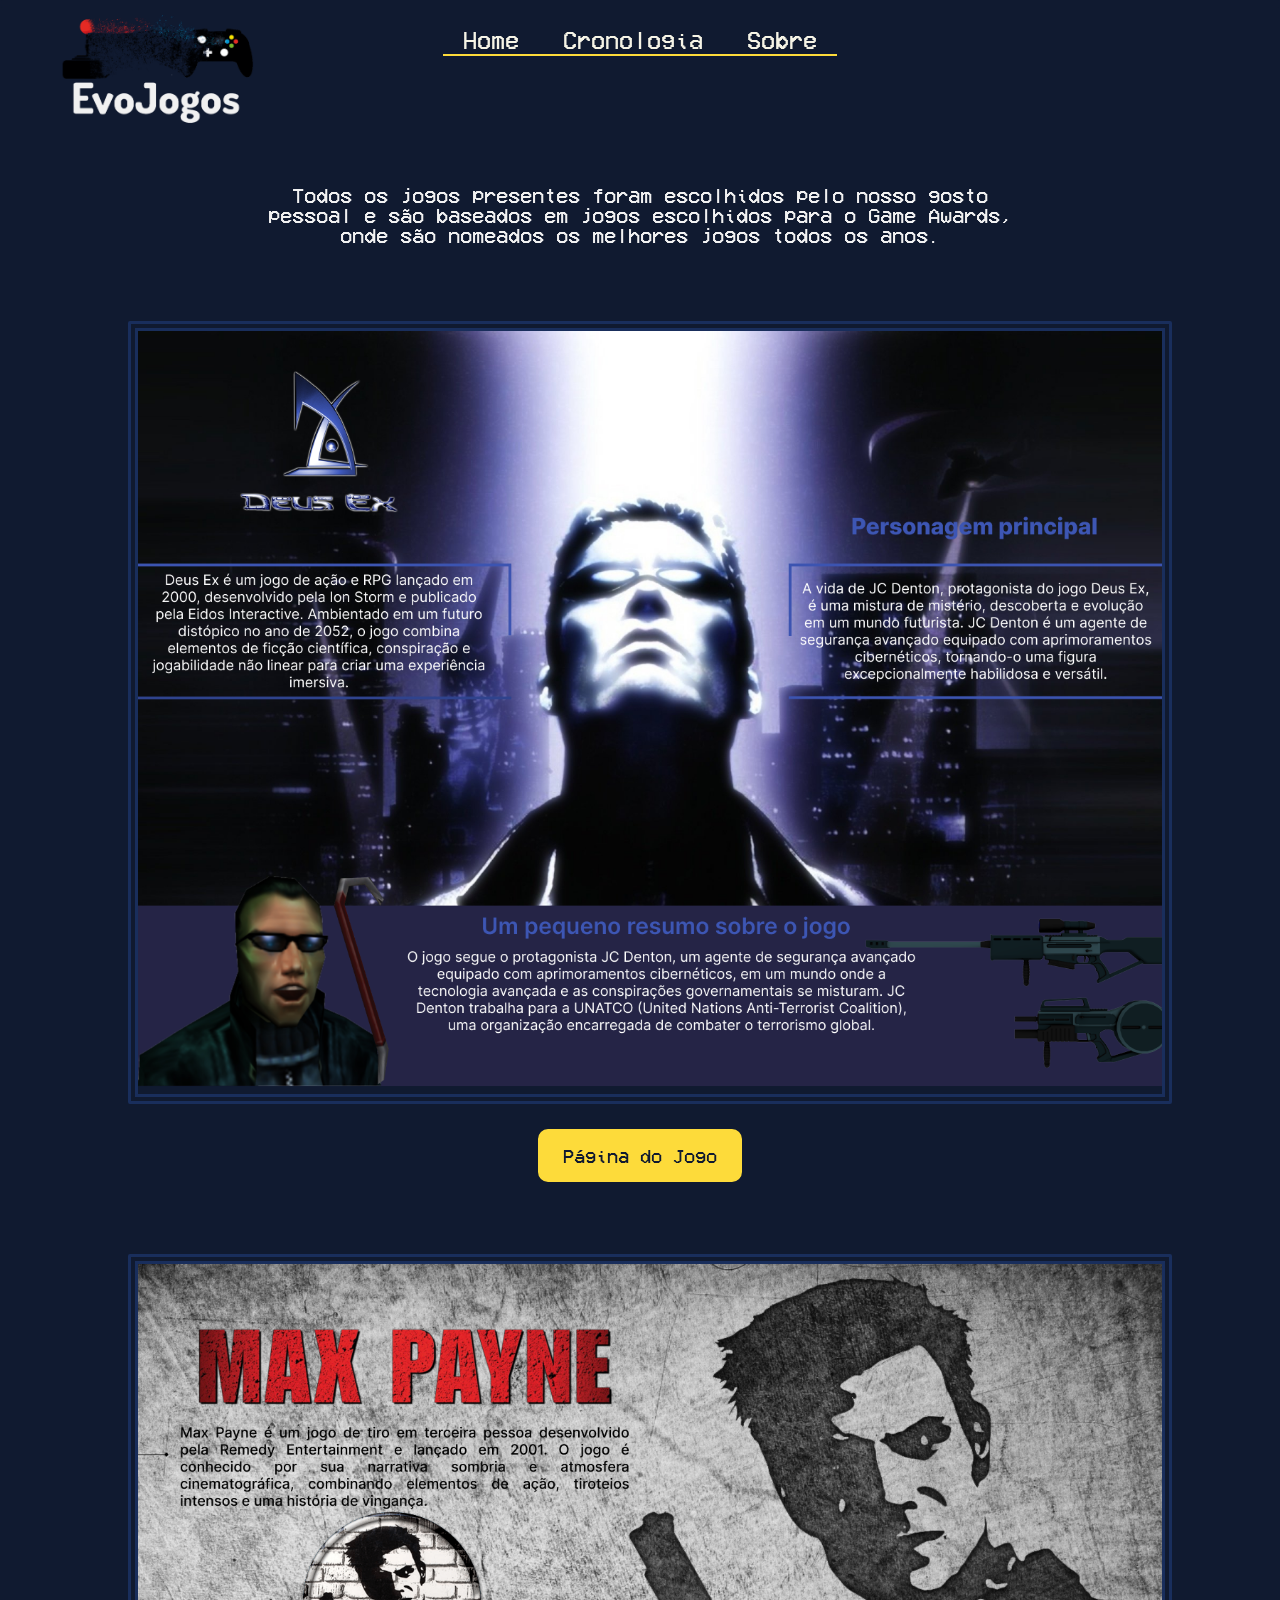
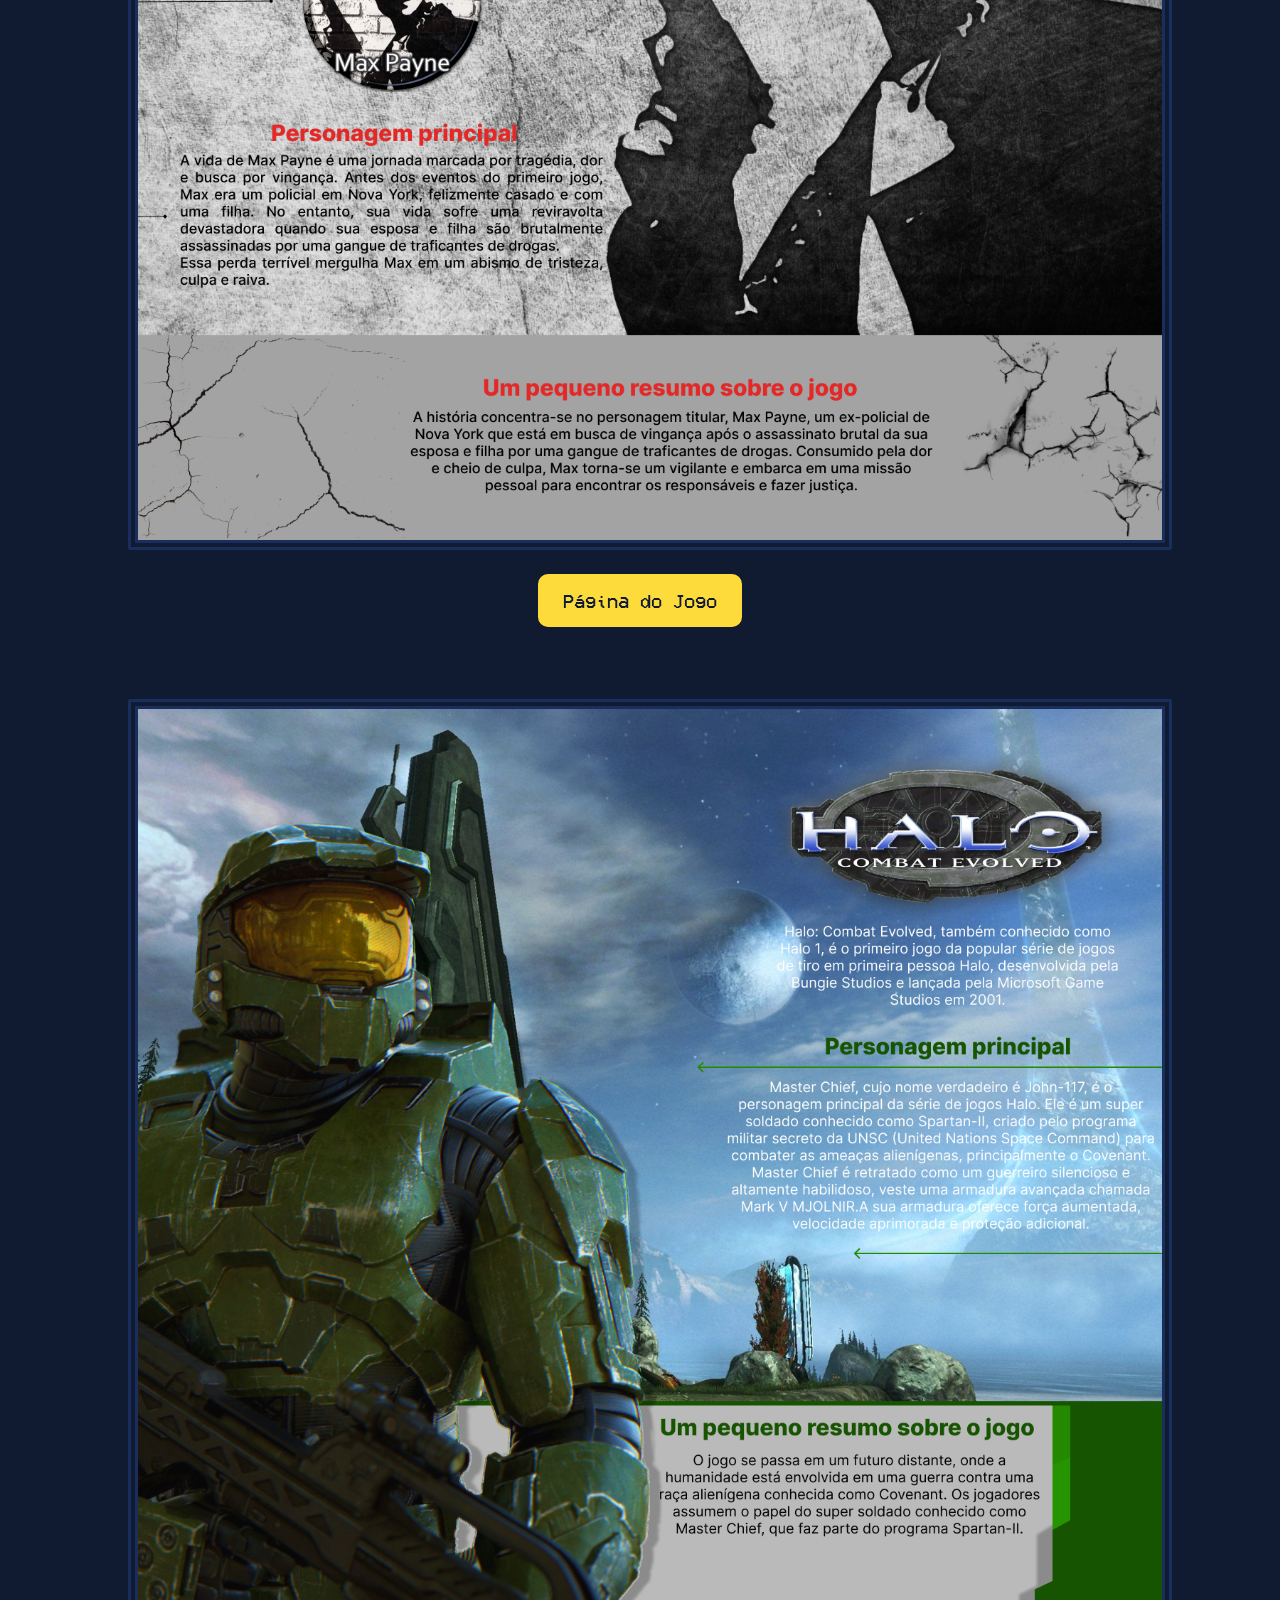
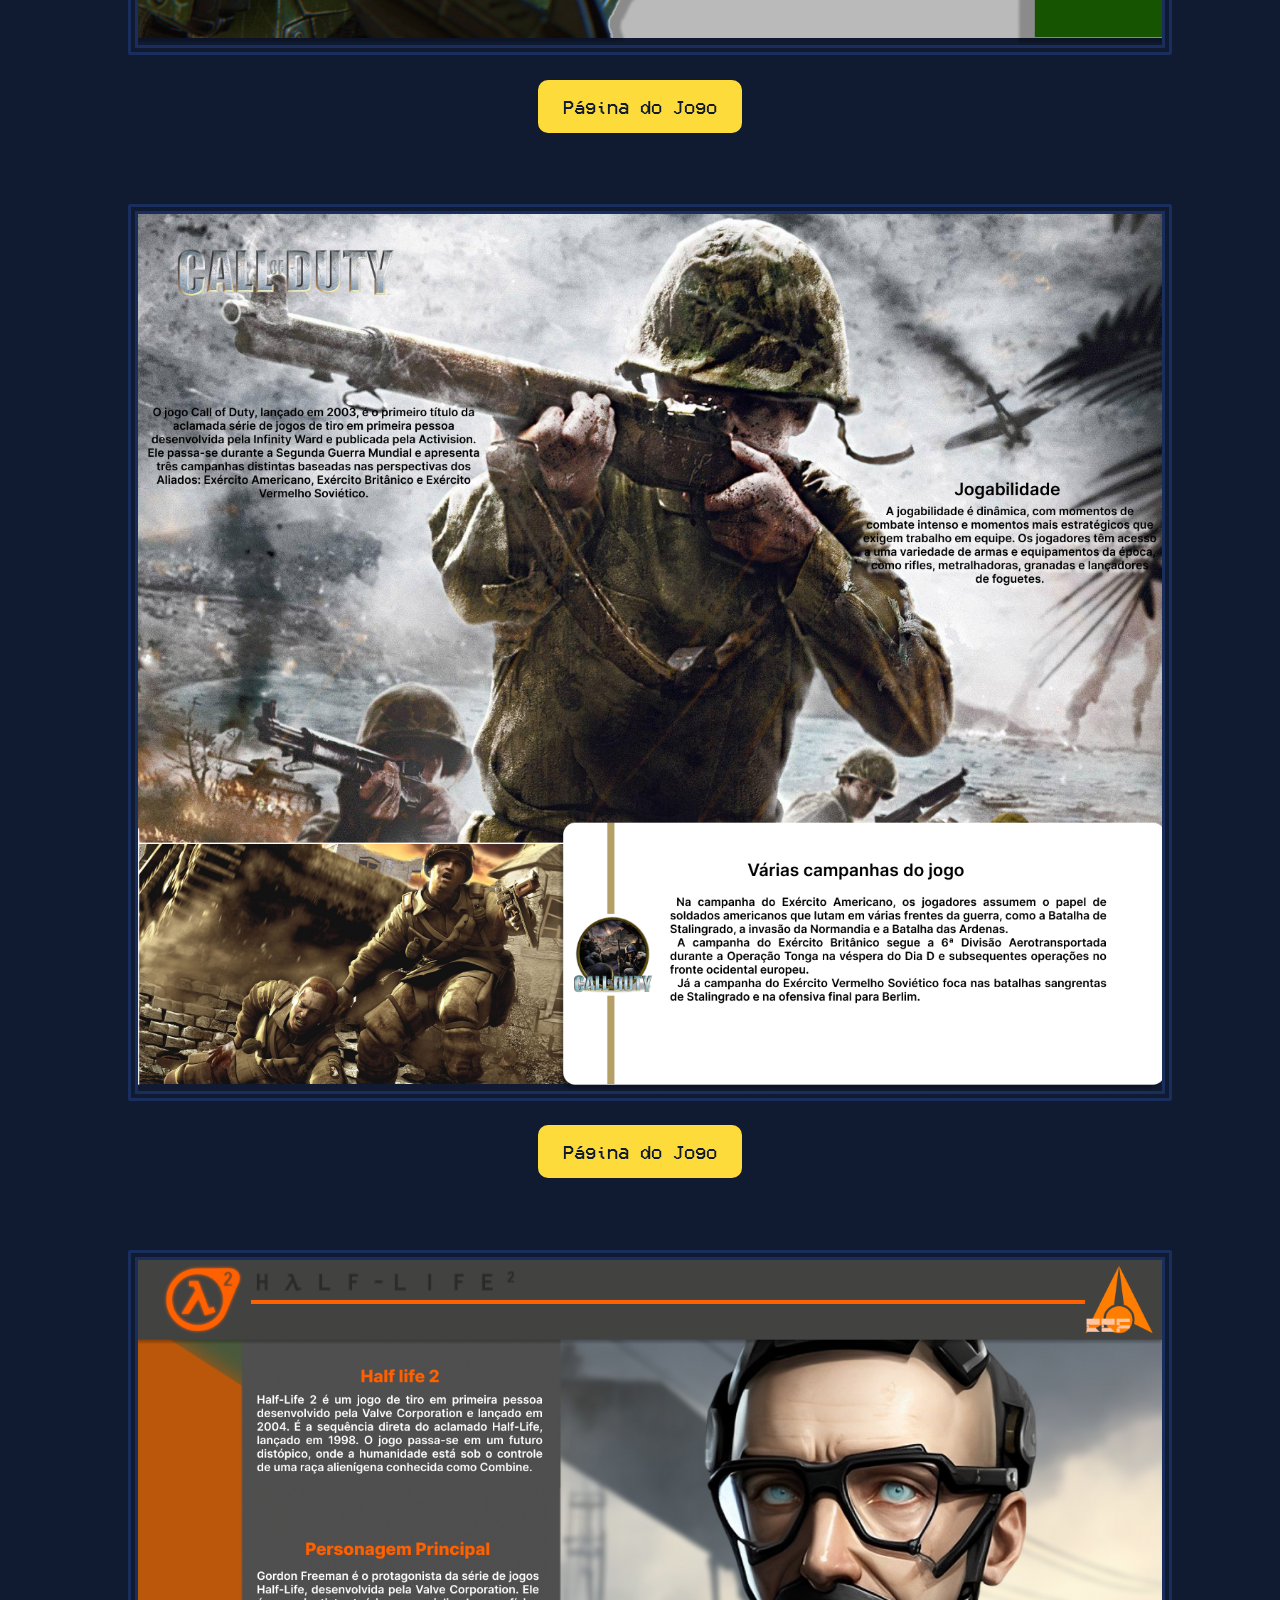
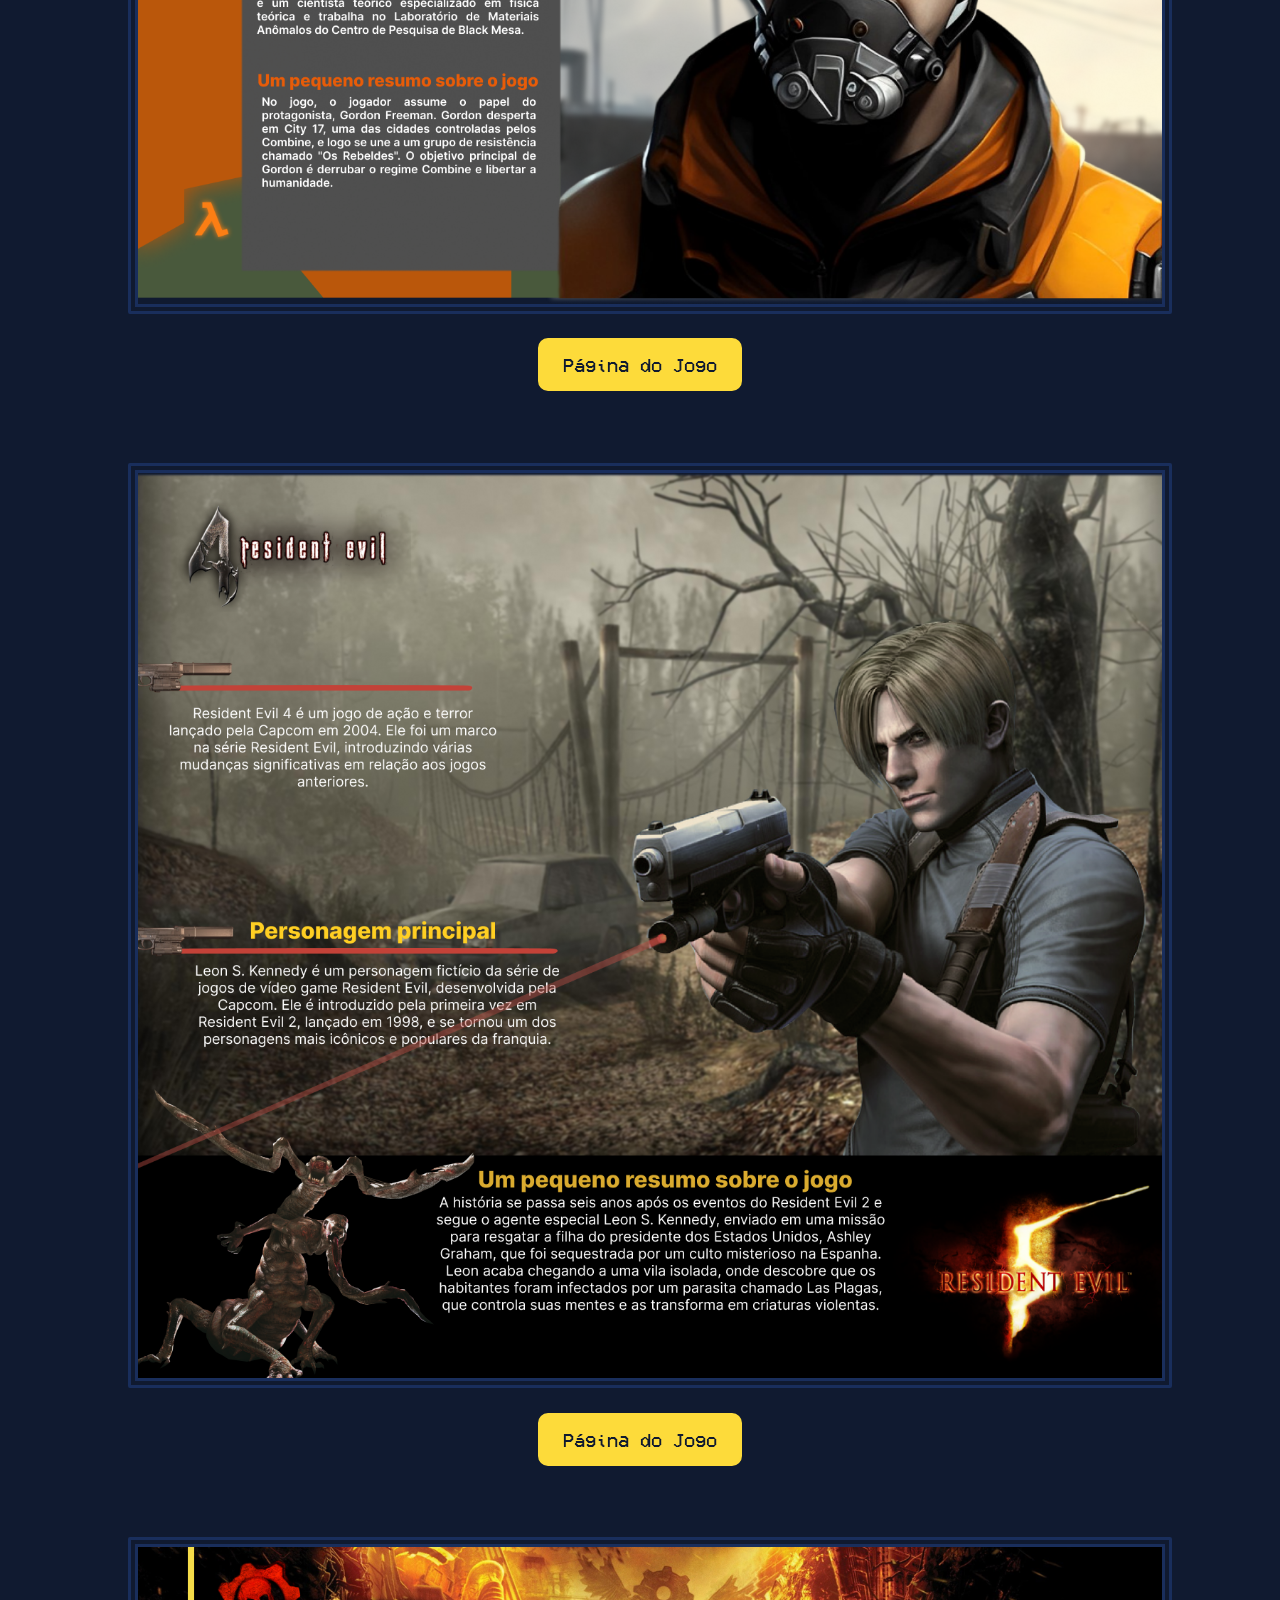
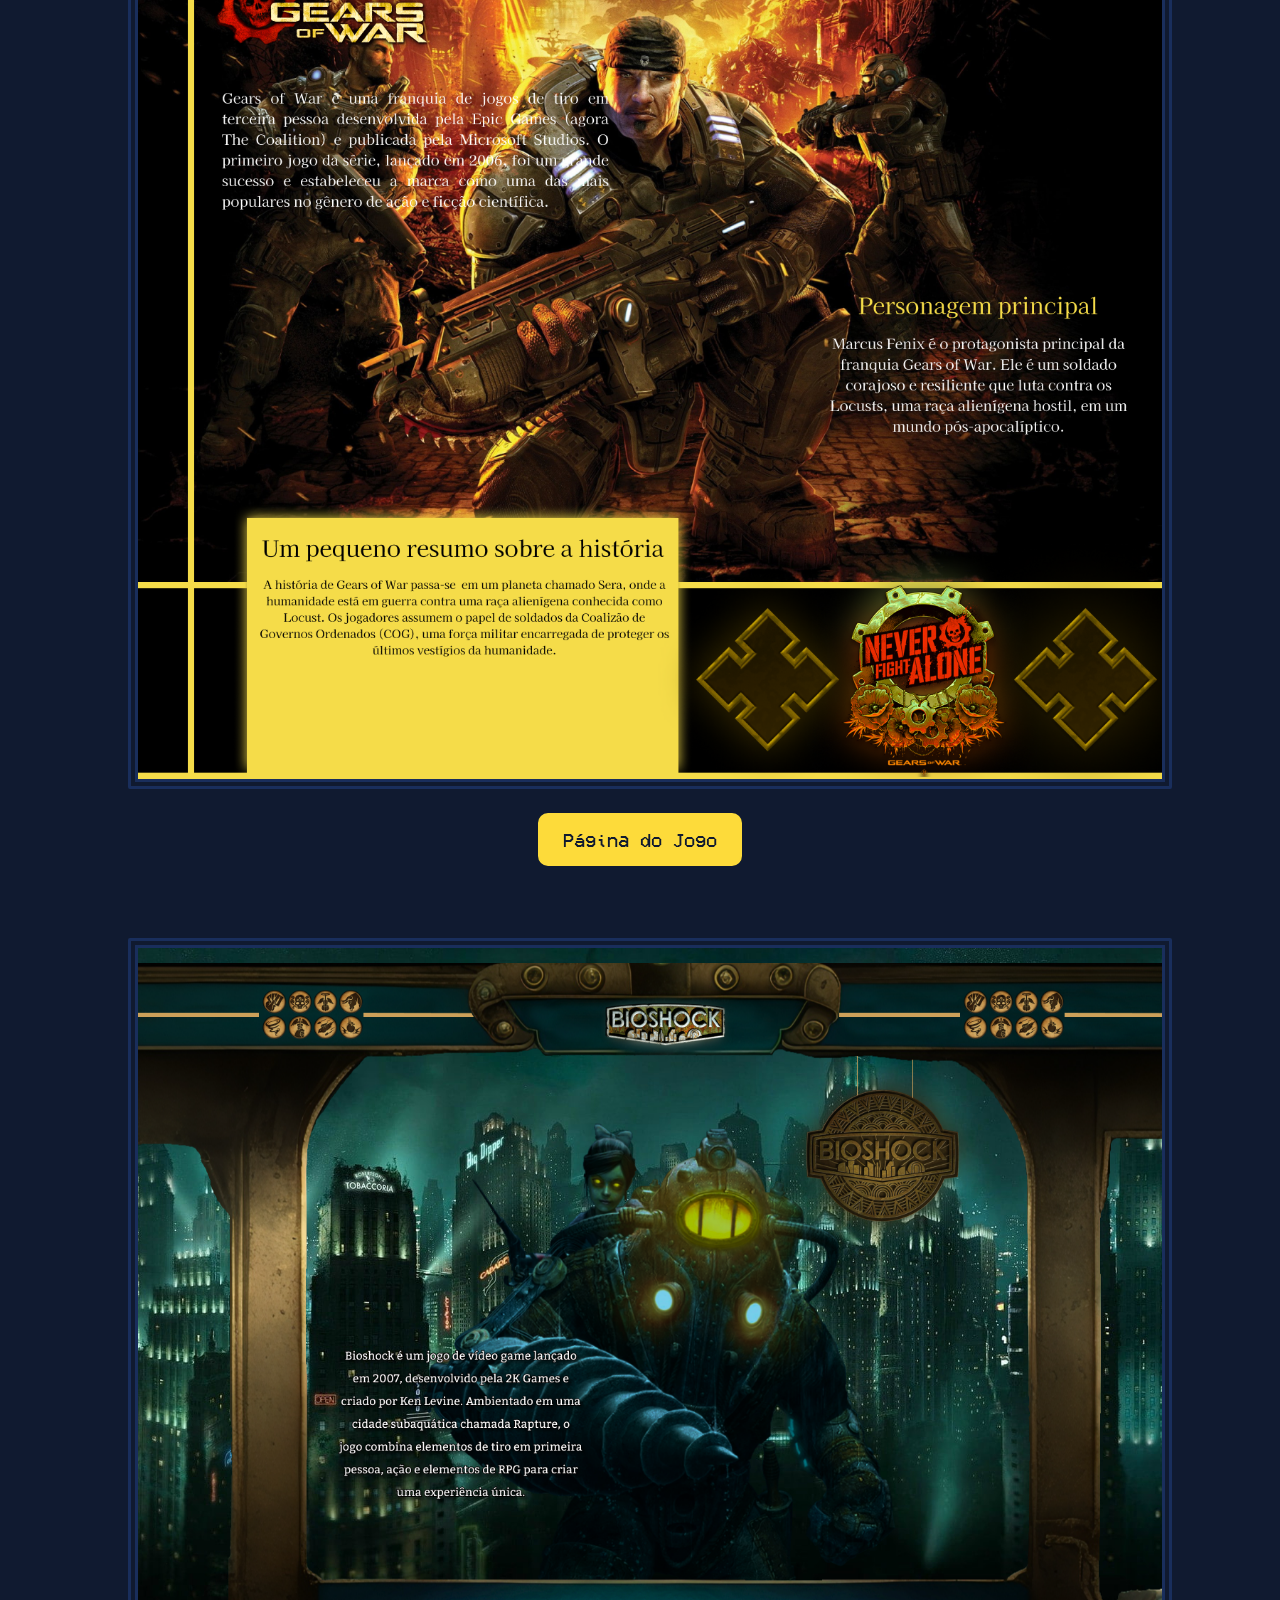
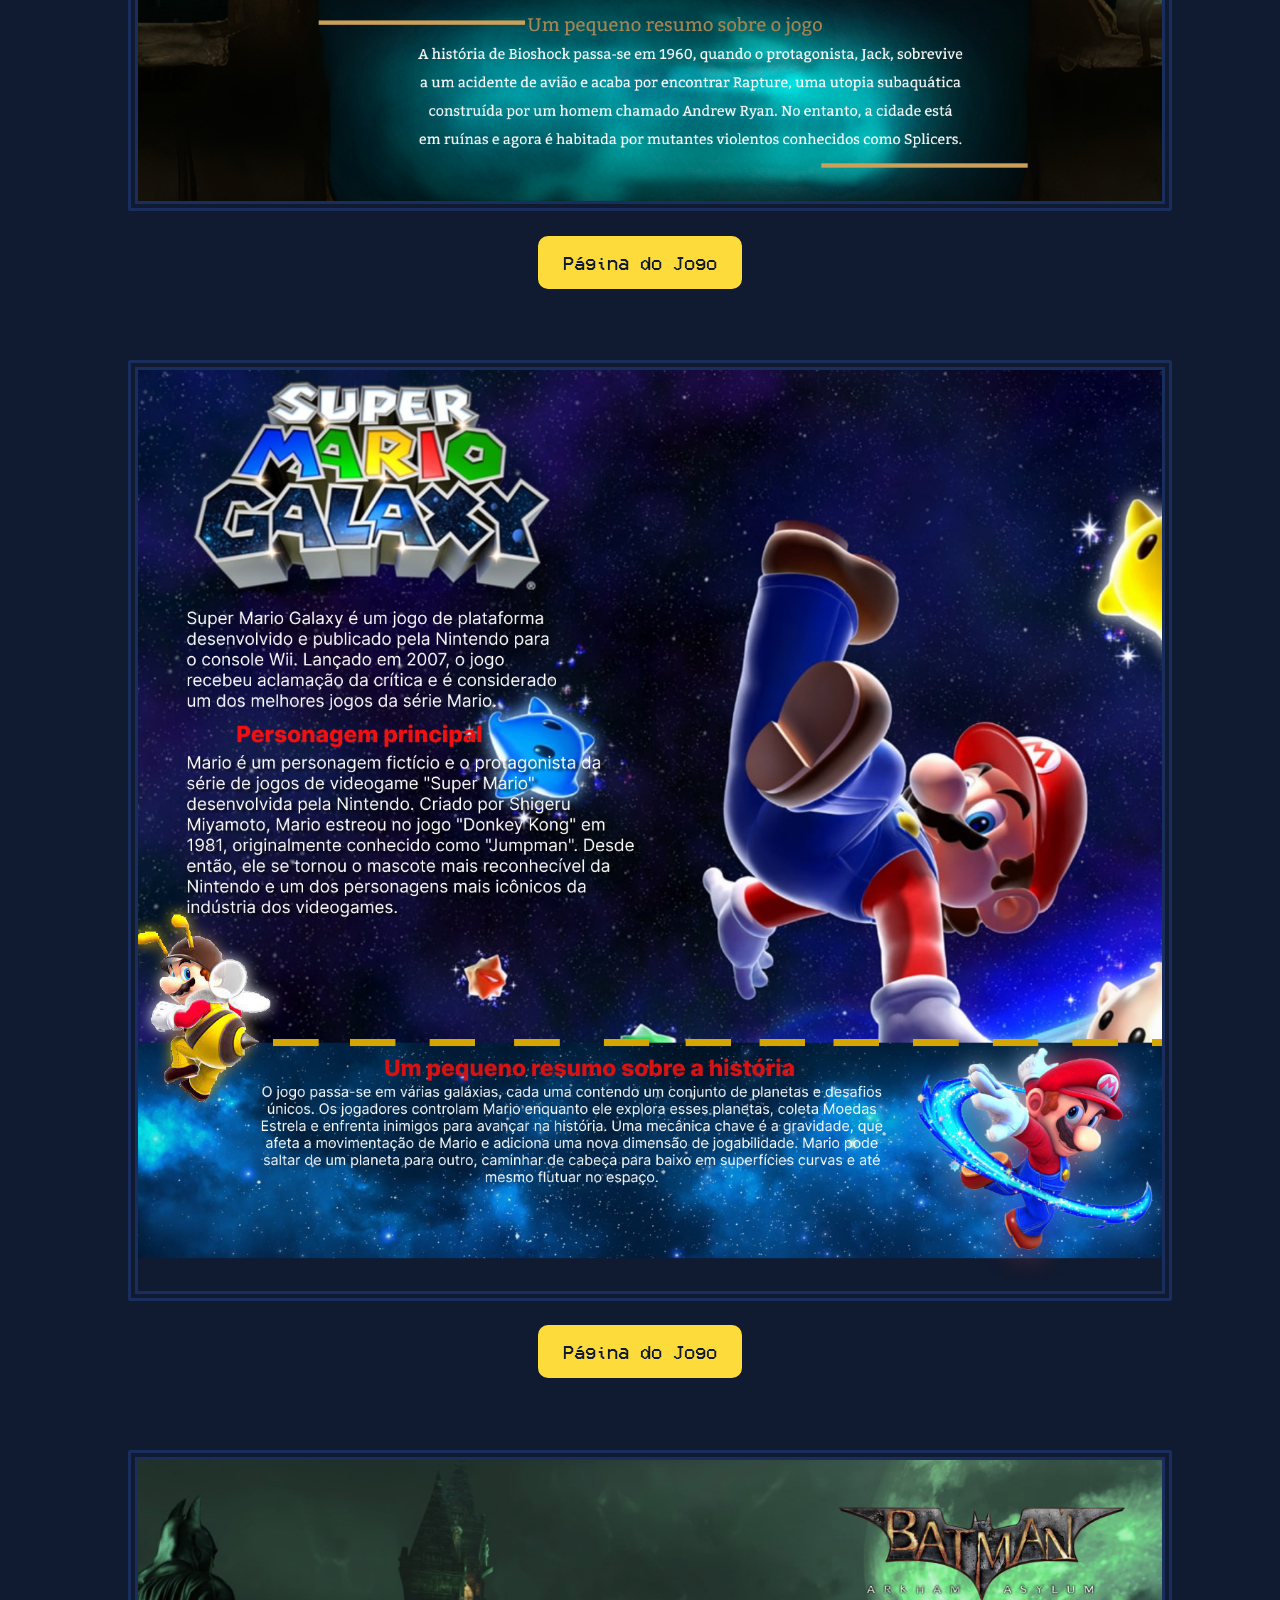
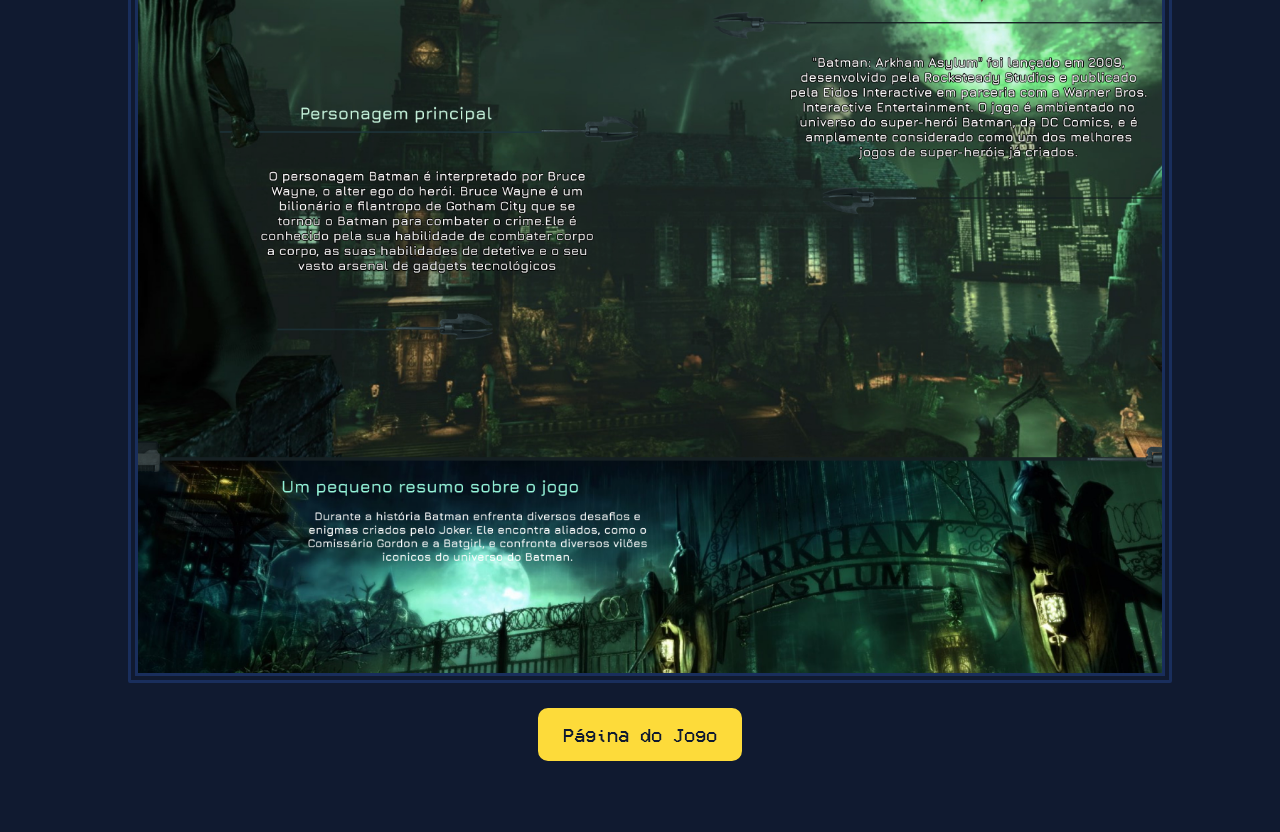
<file: 2000.html>
<!DOCTYPE html>
<html>
  <head>
    <title>EvoJogos - 2000</title>
    <meta charset="UTF-8" />
    <meta name="viewport" content="width=device-width, initial-scale=1.0" />
    <link rel="stylesheet" href="css\style.css" />
    <link rel="stylesheet" href="css\font.css" />
    <link rel="stylesheet" href="css\menu.css" />
    <link rel="stylesheet" href="css\cronologia.css" />
    <link rel="preload" href="css\VCROSDMono.ttf" as="font" type="font/ttf" />
    <link
      rel="preload"
      href="css\Dosis-Regular.ttf"
      as="font"
      type="font/ttf"
    />
    <link rel="preload" href="css\Dosis-Bold.ttf" as="font" type="font/ttf" />
  </head>

  <body>
    <nav class="navMenu">
      <ul>
        <li><a href="index.html">Home</a></li>
        <li>
          <a style="cursor: default">Cronologia</a>
          <ul class="dropdown">
            <li><a href="1980.html">1980</a></li>
            <li><a href="1990.html">1990</a></li>
            <li><a href="2000.html">2000</a></li>
            <li><a href="2010.html">2010</a></li>
            <li><a href="2020.html">2020</a></li>
            <div class="dot2"><img src="imgs\ativo.png" /></div>
          </ul>
        </li>
        <li><a href="sobre.html">Sobre</a></li>
        <div class="dot"><img src="imgs\ativo.png" /></div>
      </ul>
    </nav>

    <div class="separaMenu">
      <a href="index.html"><img src="imgs\logo2.png" /></a>
    </div>

    <div class="centro" style="width: 60%">
      <h3 style="margin-bottom: 10%; margin-top: 23%; font-family: VCR OSD Mono">
        Todos os jogos presentes foram escolhidos pelo nosso gosto pessoal e são baseados em jogos escolhidos para o Game Awards, onde são nomeados os melhores jogos todos os anos. 
      </h3>

      
    </div>
    <div class="linha">
      <div class="coluna">
        <img style="width: 100%" src="imgs_cronologia/Deus ex.png" />
        <a target="_blank" href="https://www.eidosmontreal.com/games/deus-ex/"><button>Página do Jogo</button></a>

        <img style="width: 100%" src="imgs_cronologia/Max payne.png" />
        <a target="_blank" href="https://www.rockstargames.com/games/maxpayne"><button>Página do Jogo</button></a>

        <img style="width: 100%" src="imgs_cronologia/Halo_ Combat Evolved.png" />
        <a target="_blank" href="https://www.halowaypoint.com/pt-pt"><button>Página do Jogo</button></a>

        <img style="width: 100%" src="imgs_cronologia/Call of duty.png" />
        <a target="_blank" href="https://www.callofduty.com/pt"><button>Página do Jogo</button></a>
          
        <img style="width: 100%" src="imgs_cronologia/Half life 2.png" />
        <a target="_blank" href="https://www.half-life.com/en/halflife2"><button>Página do Jogo</button></a>

        <img style="width: 100%" src="imgs_cronologia/Resident Evil.png" />
        <a target="_blank" href="https://www.residentevil.com/re4/en-asia/"><button>Página do Jogo</button></a>

        <img style="width: 100%" src="imgs_cronologia/Gears of war.png" />
        <a target="_blank" href="https://www.gearsofwar.com"><button>Página do Jogo</button></a>

        <img style="width: 100%" src="imgs_cronologia/Bioshock.png" />
        <a target="_blank" href="https://2k.com/en-US/game/bioshock/"><button>Página do Jogo</button></a>

        <img style="width: 100%" src="imgs_cronologia/Super Mario Galaxy.png" />
        <a target="_blank" href="https://www.nintendo.pt/Jogos/Wii/Super-Mario-Galaxy-283322.html"><button>Página do Jogo</button></a>

        <img style="width: 100%" src="imgs_cronologia/Batman_ Arkham Asylum.png" />
        <a target="_blank" href="https://www.warnerbros.co.uk/games-and-apps/batman-arkham-asylum"><button>Página do Jogo</button></a>
      </div>
    </div>
    </div>
  </body>
</html>
</file>
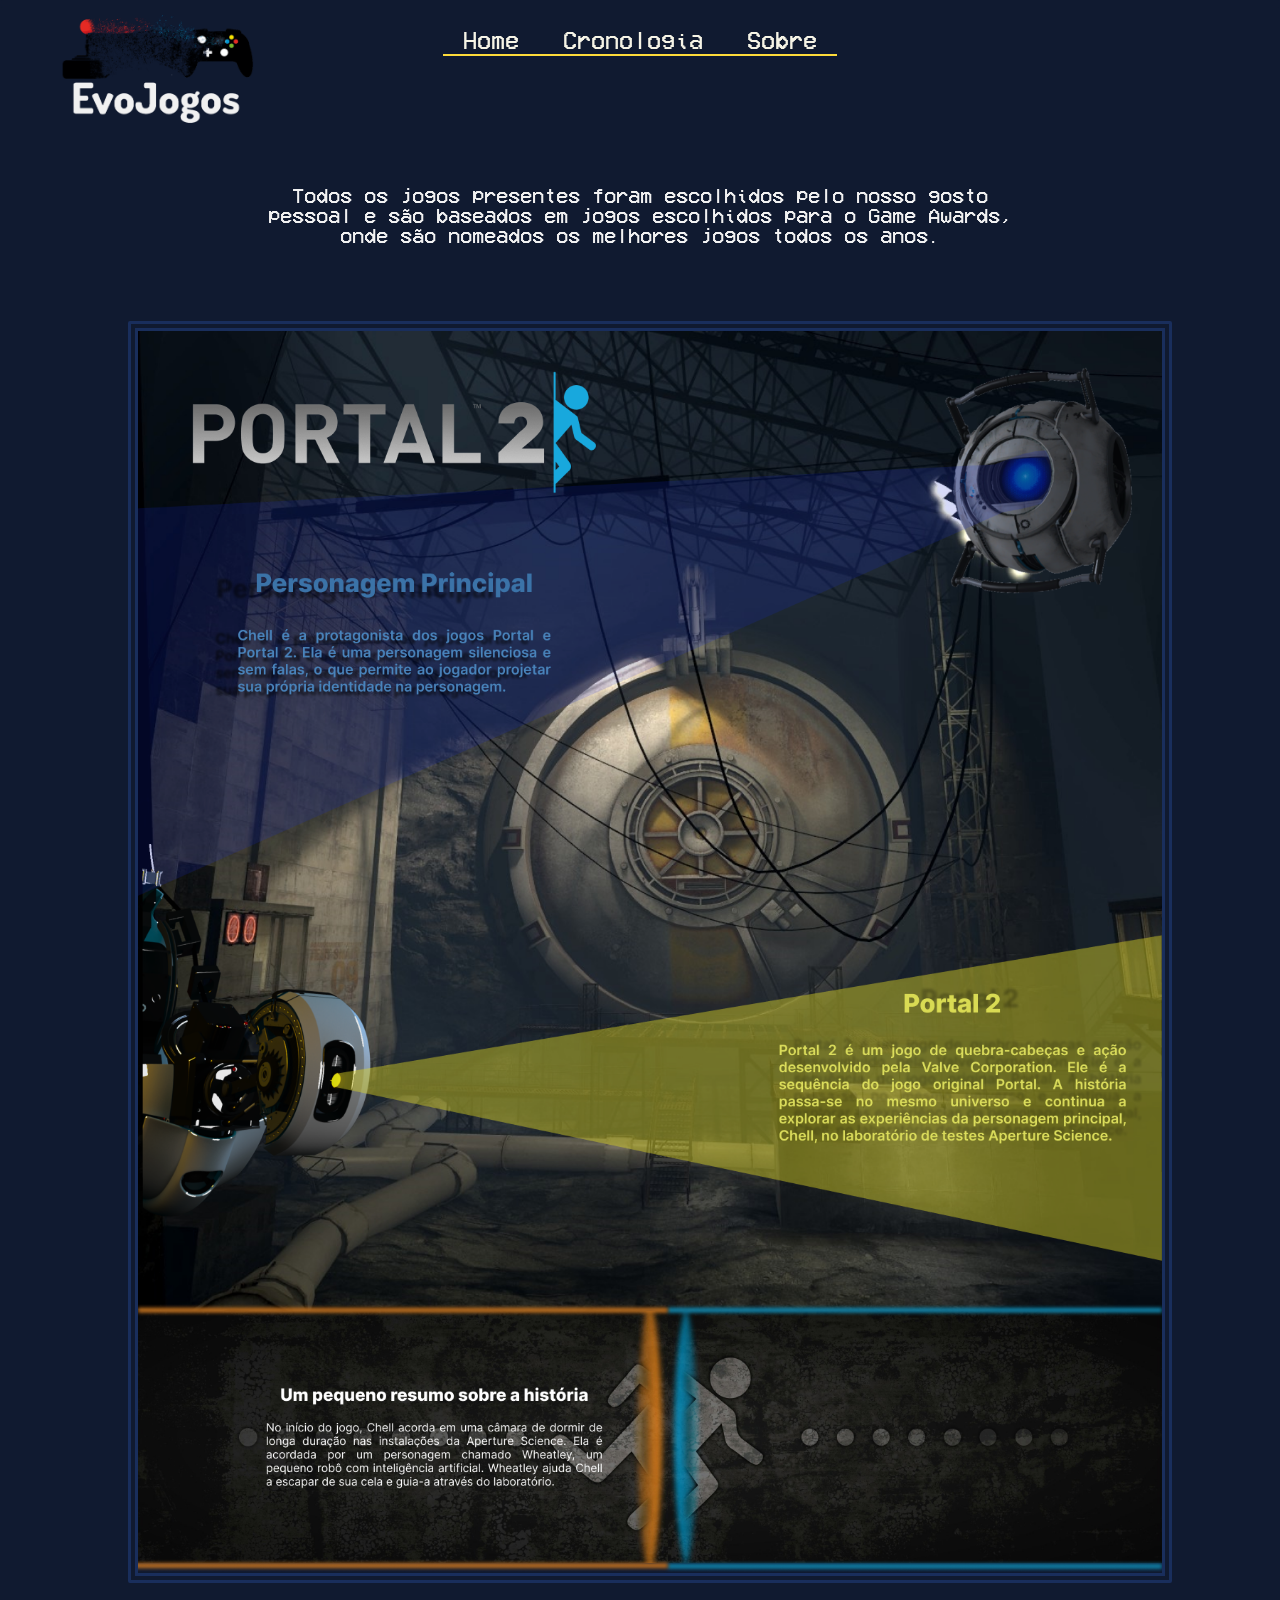
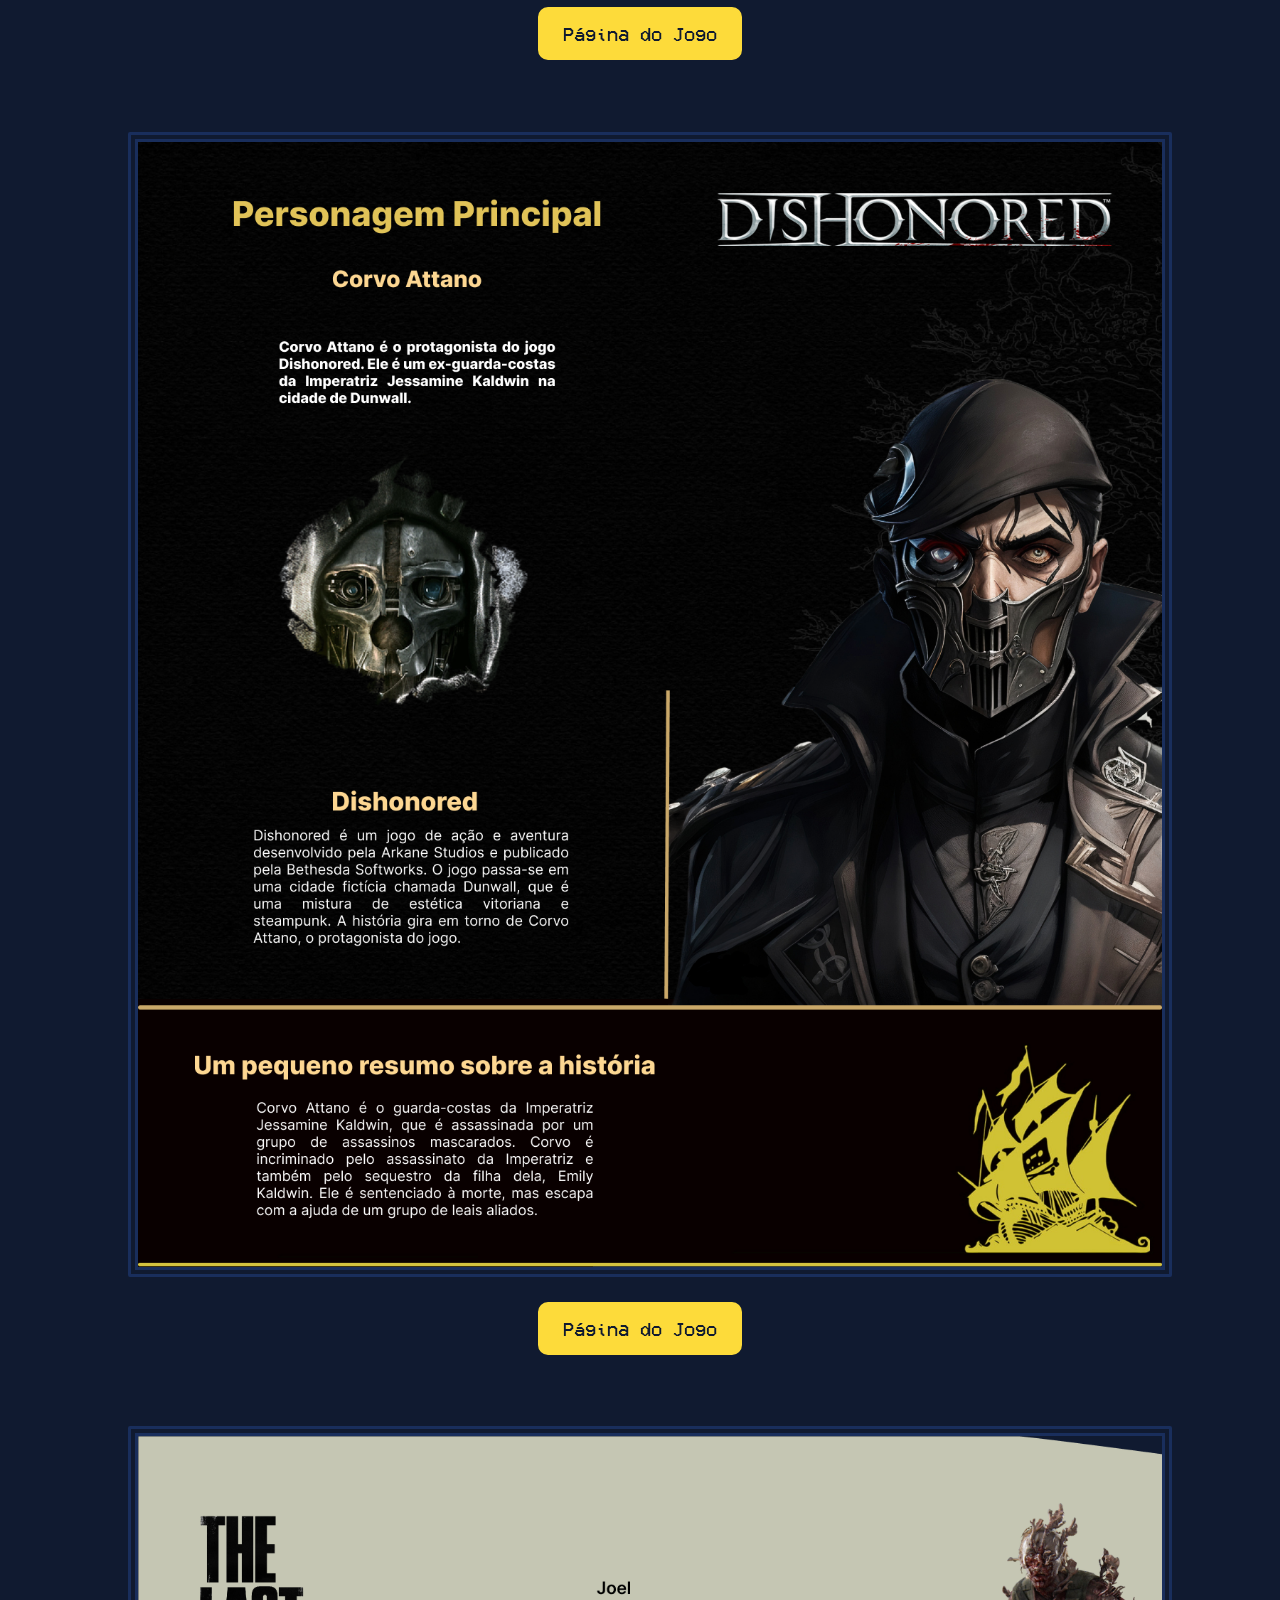
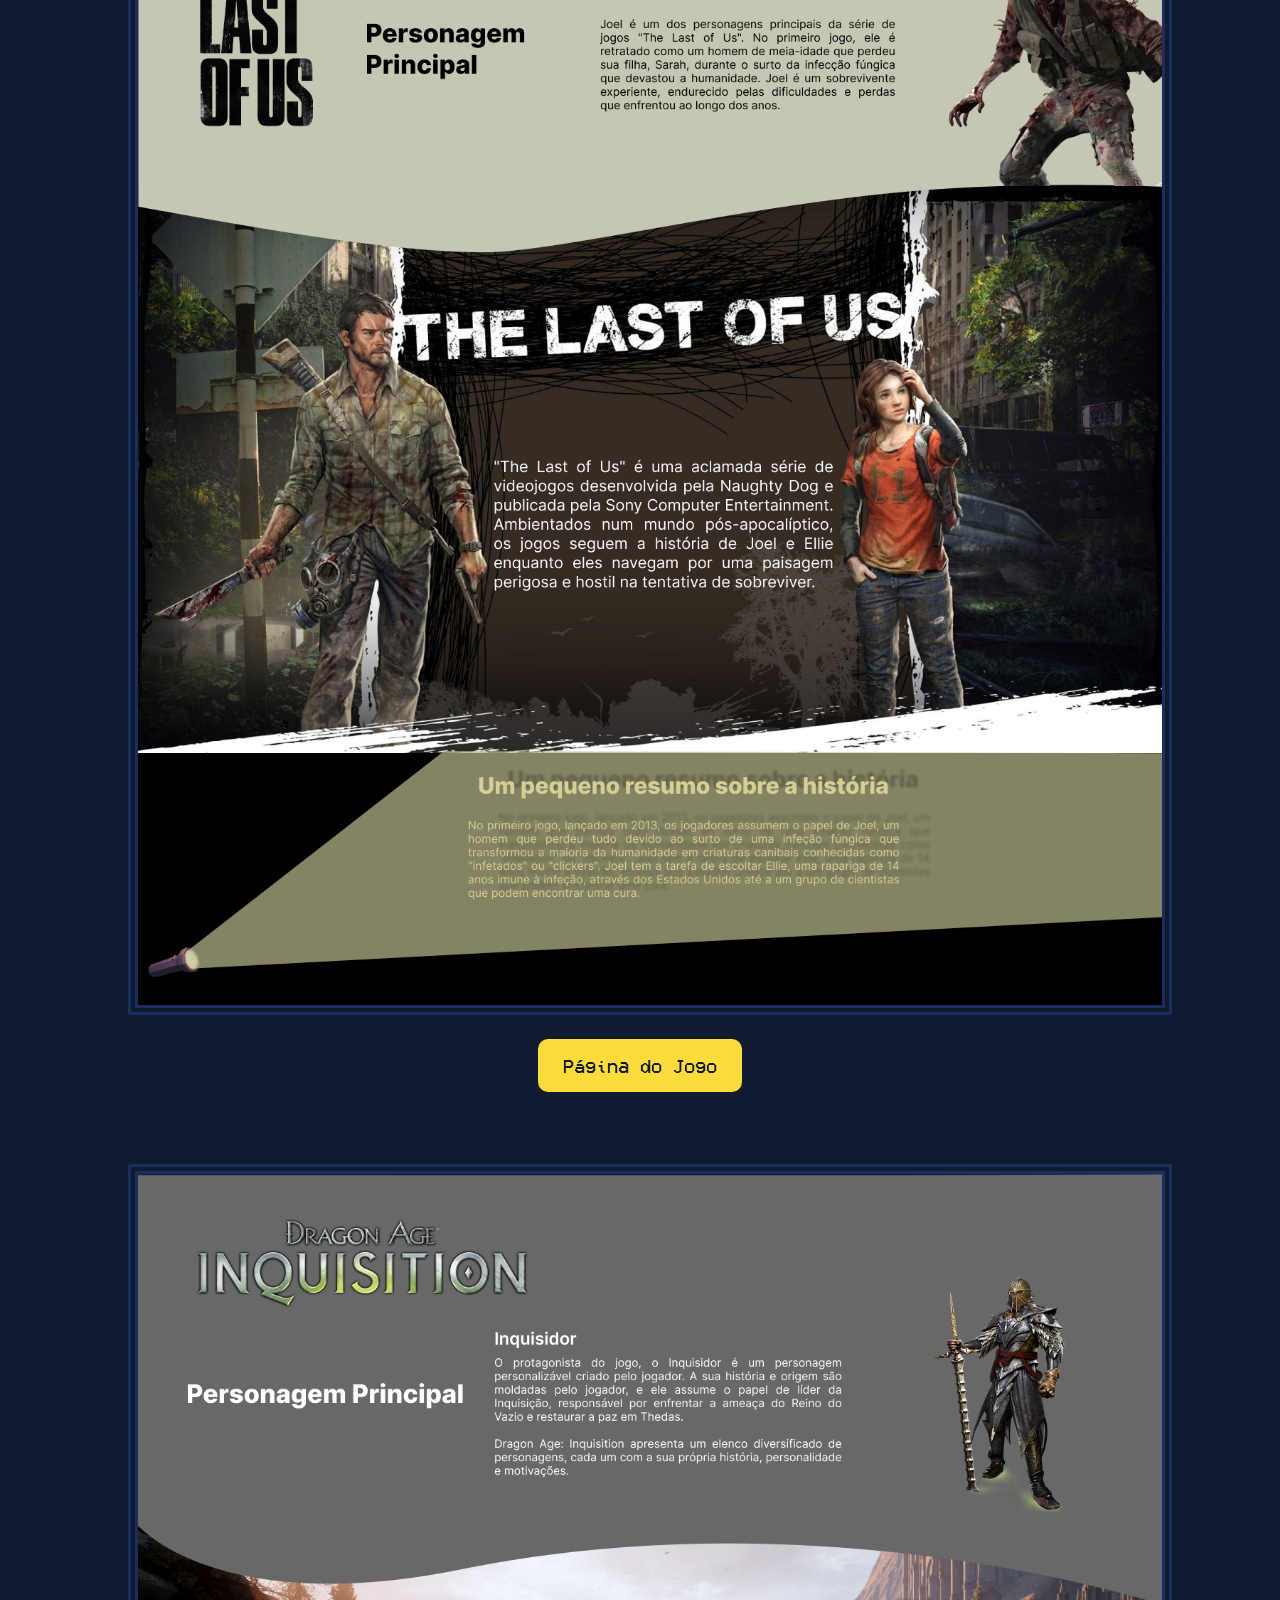
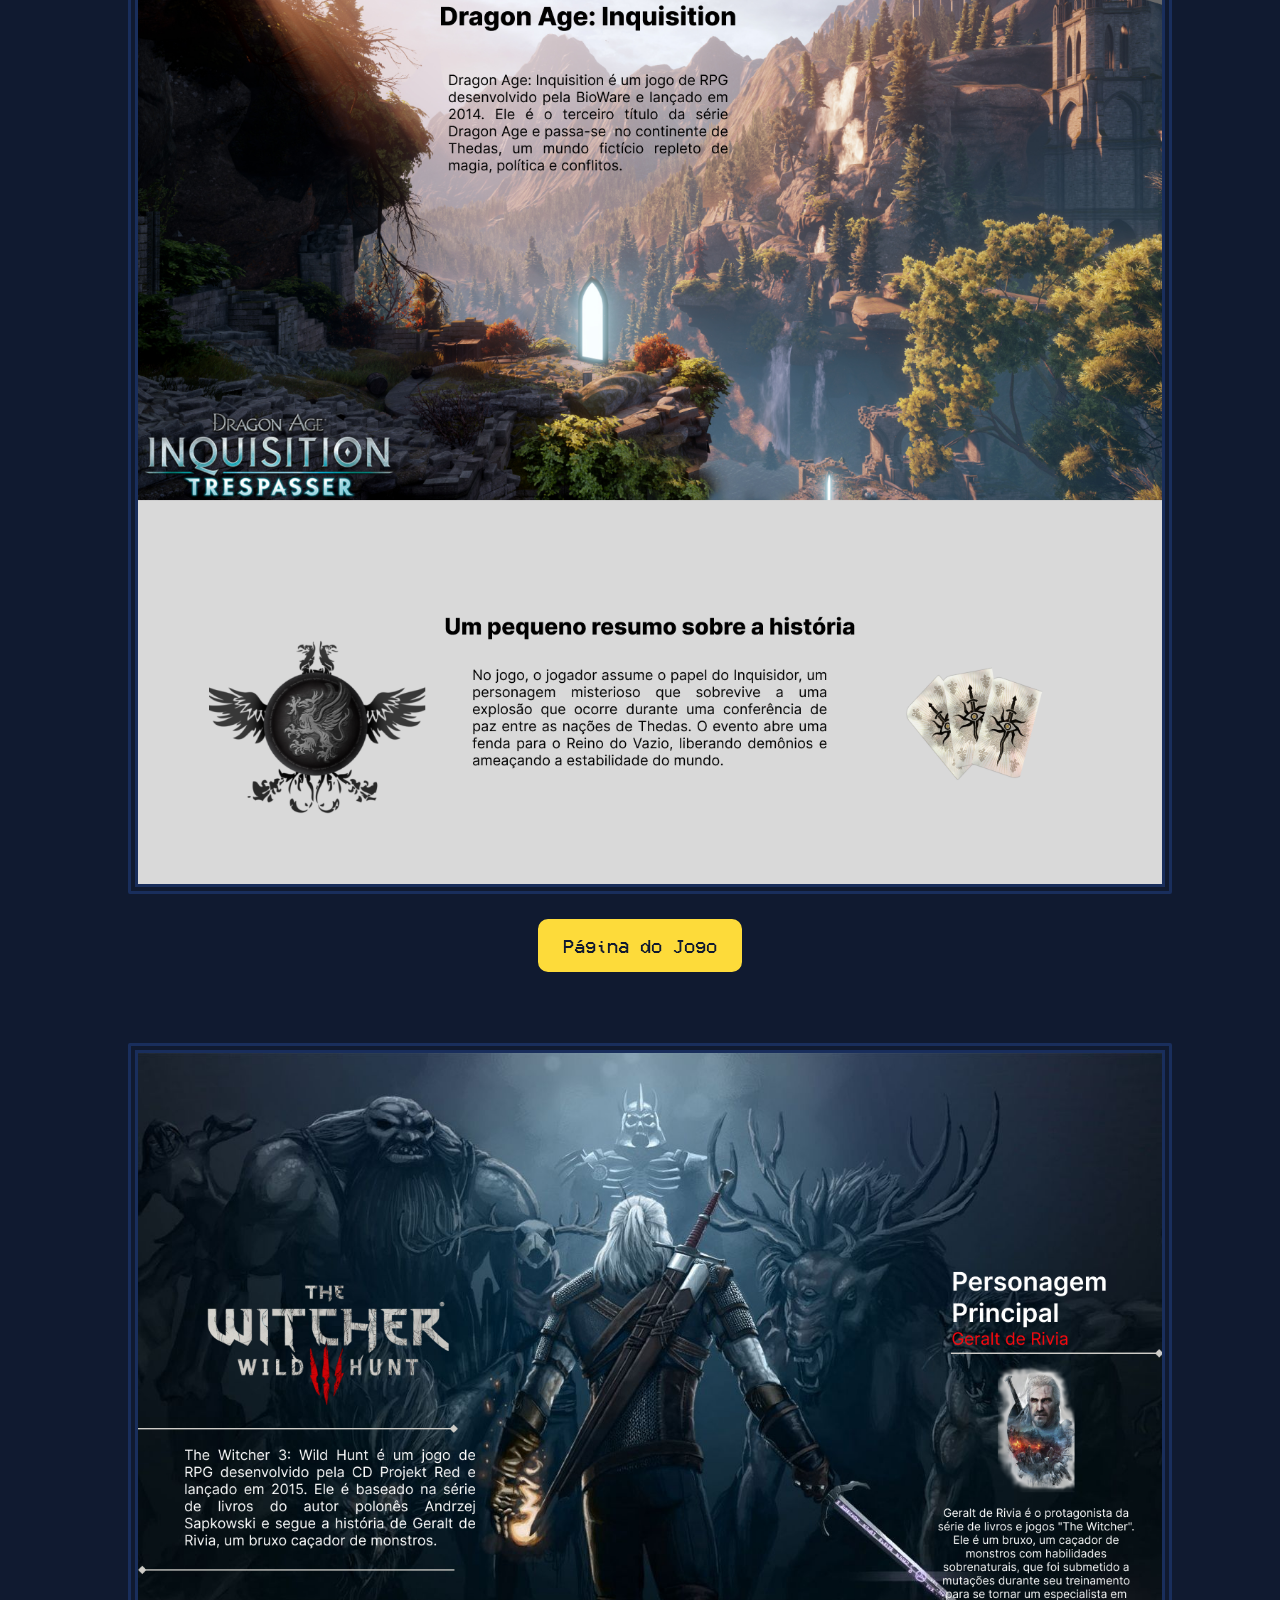
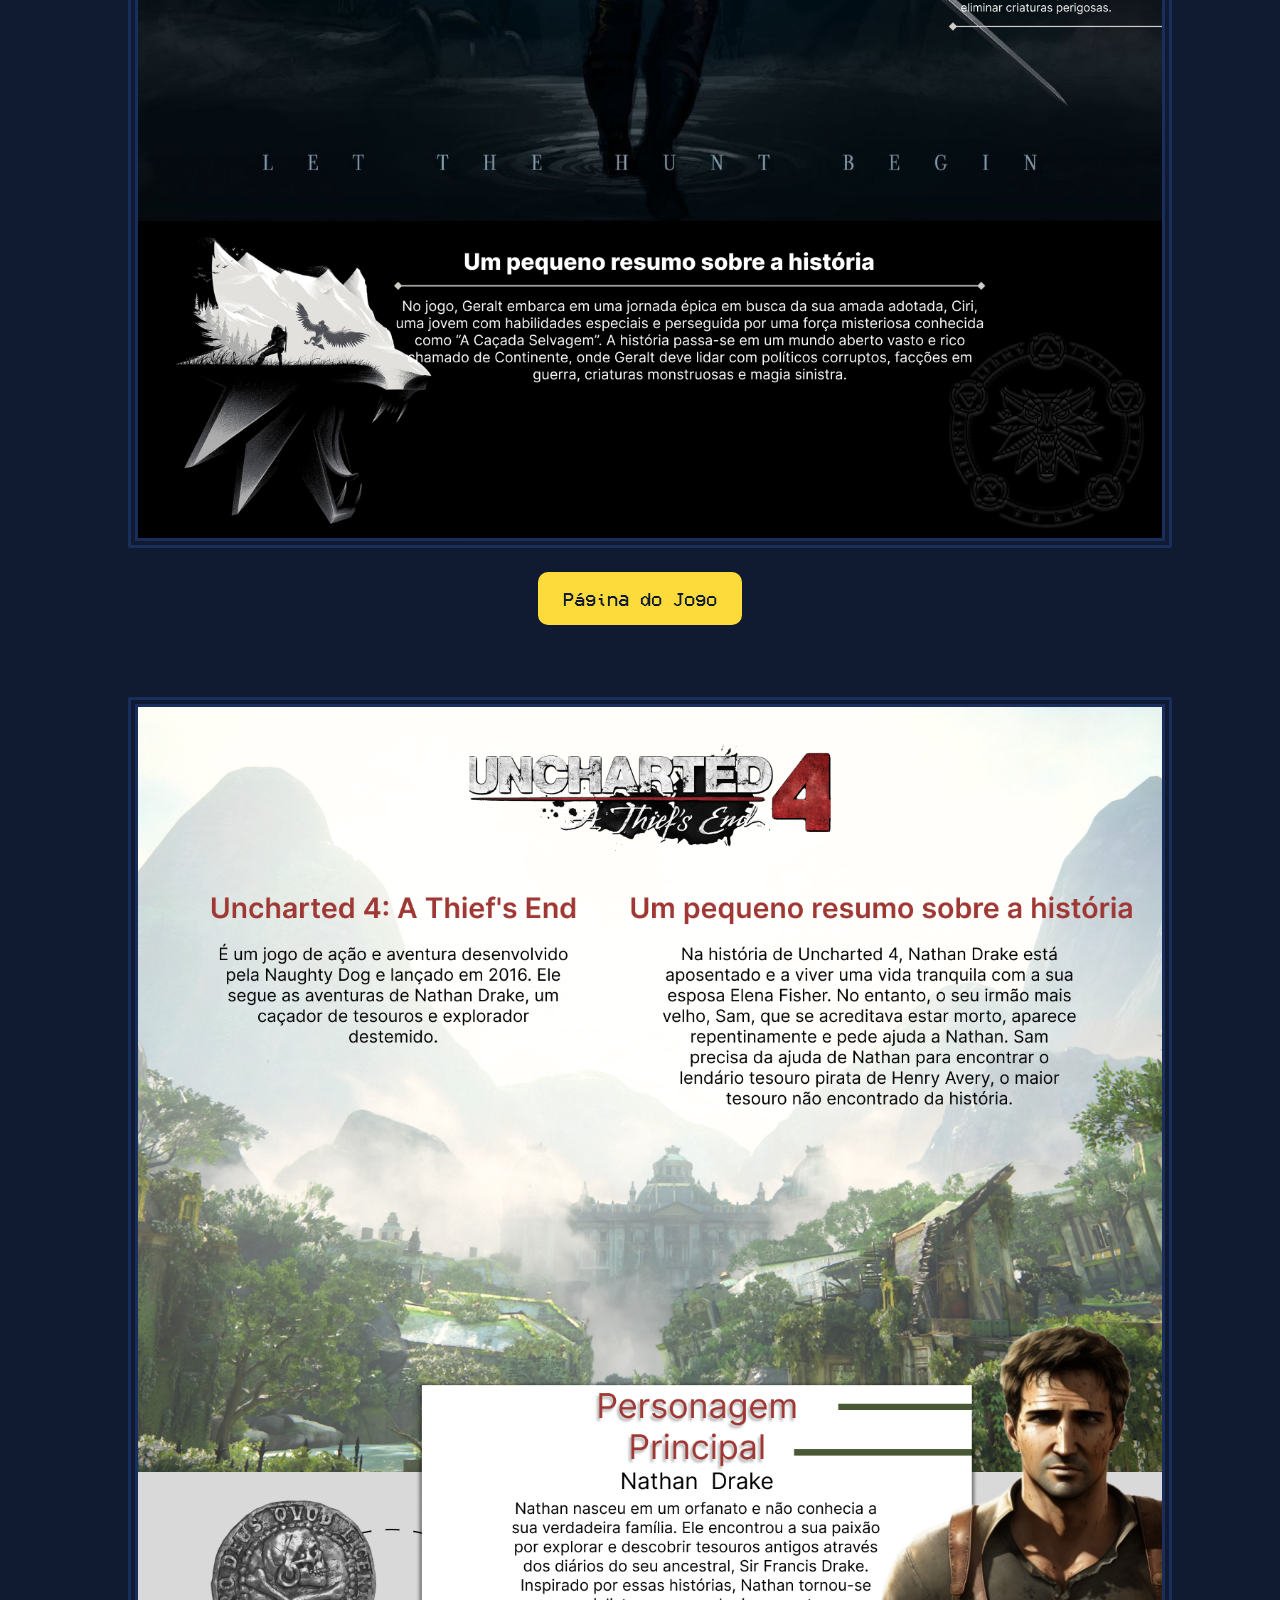
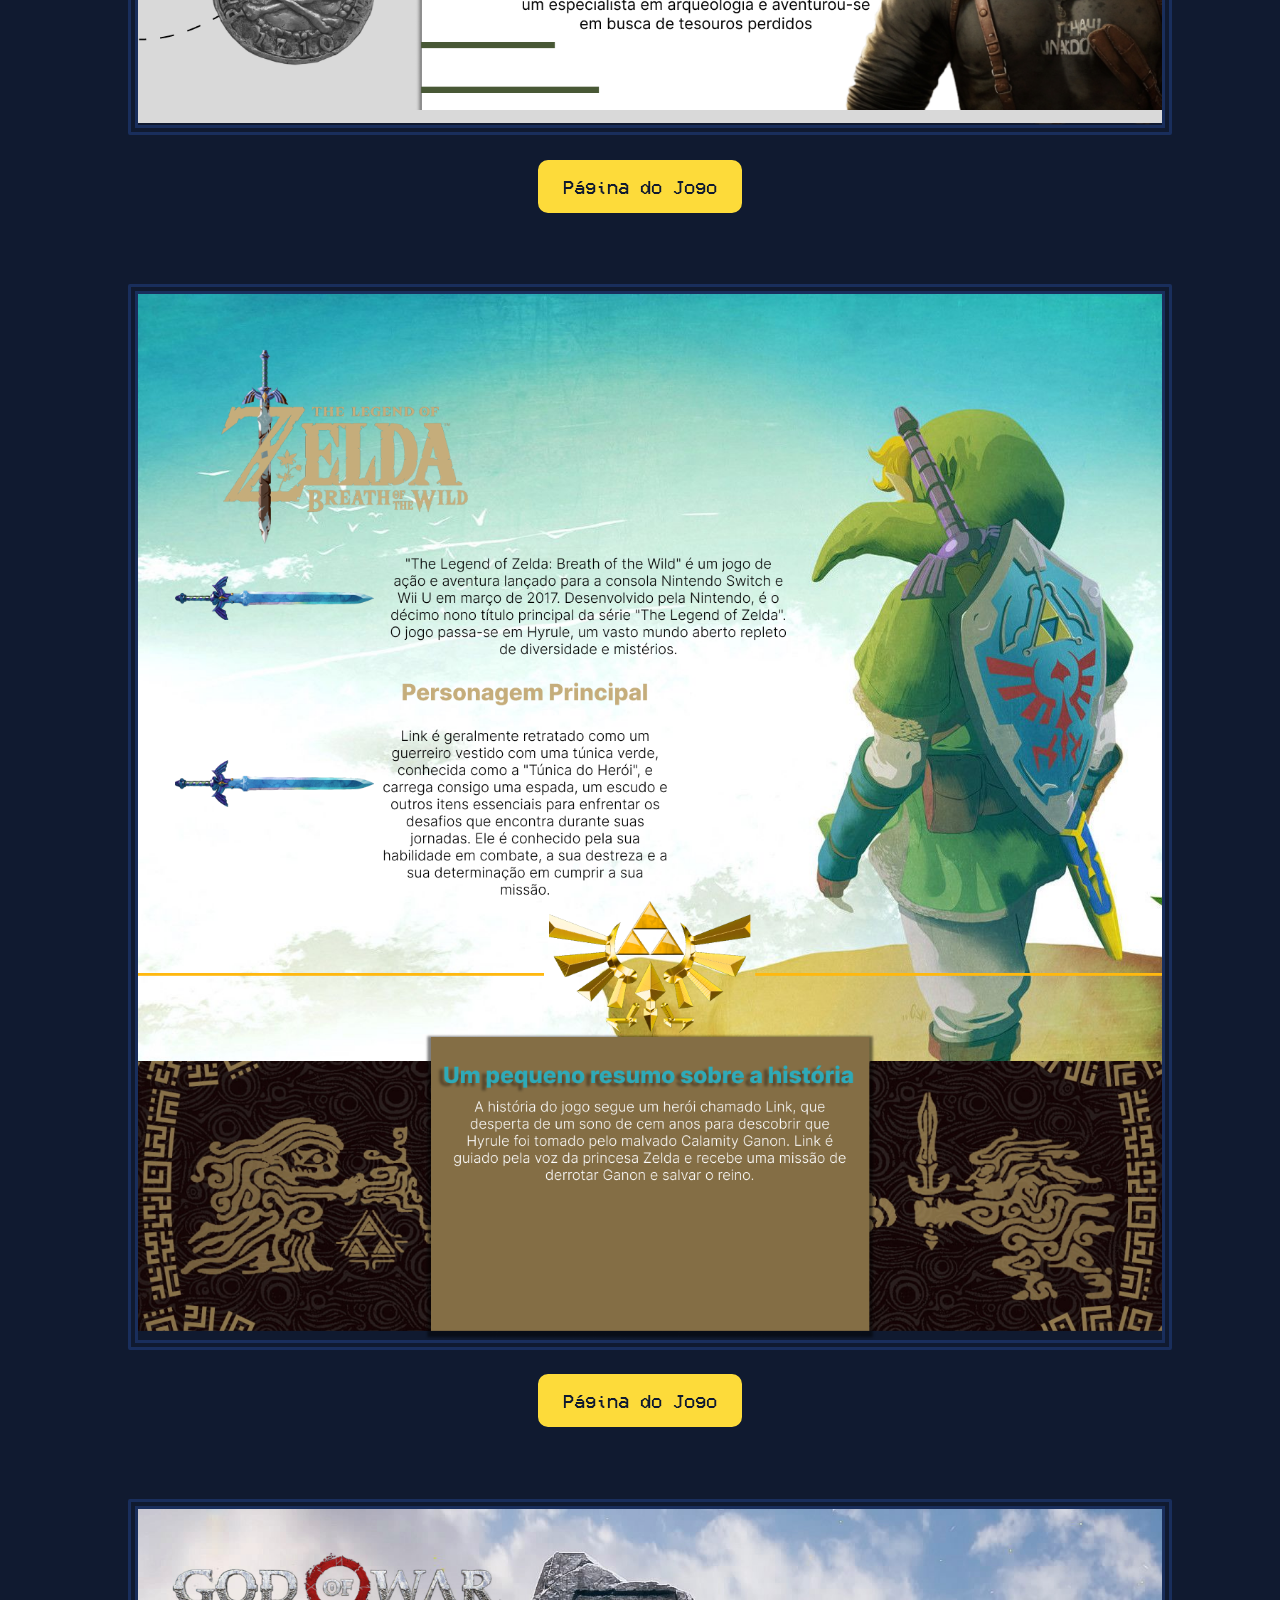
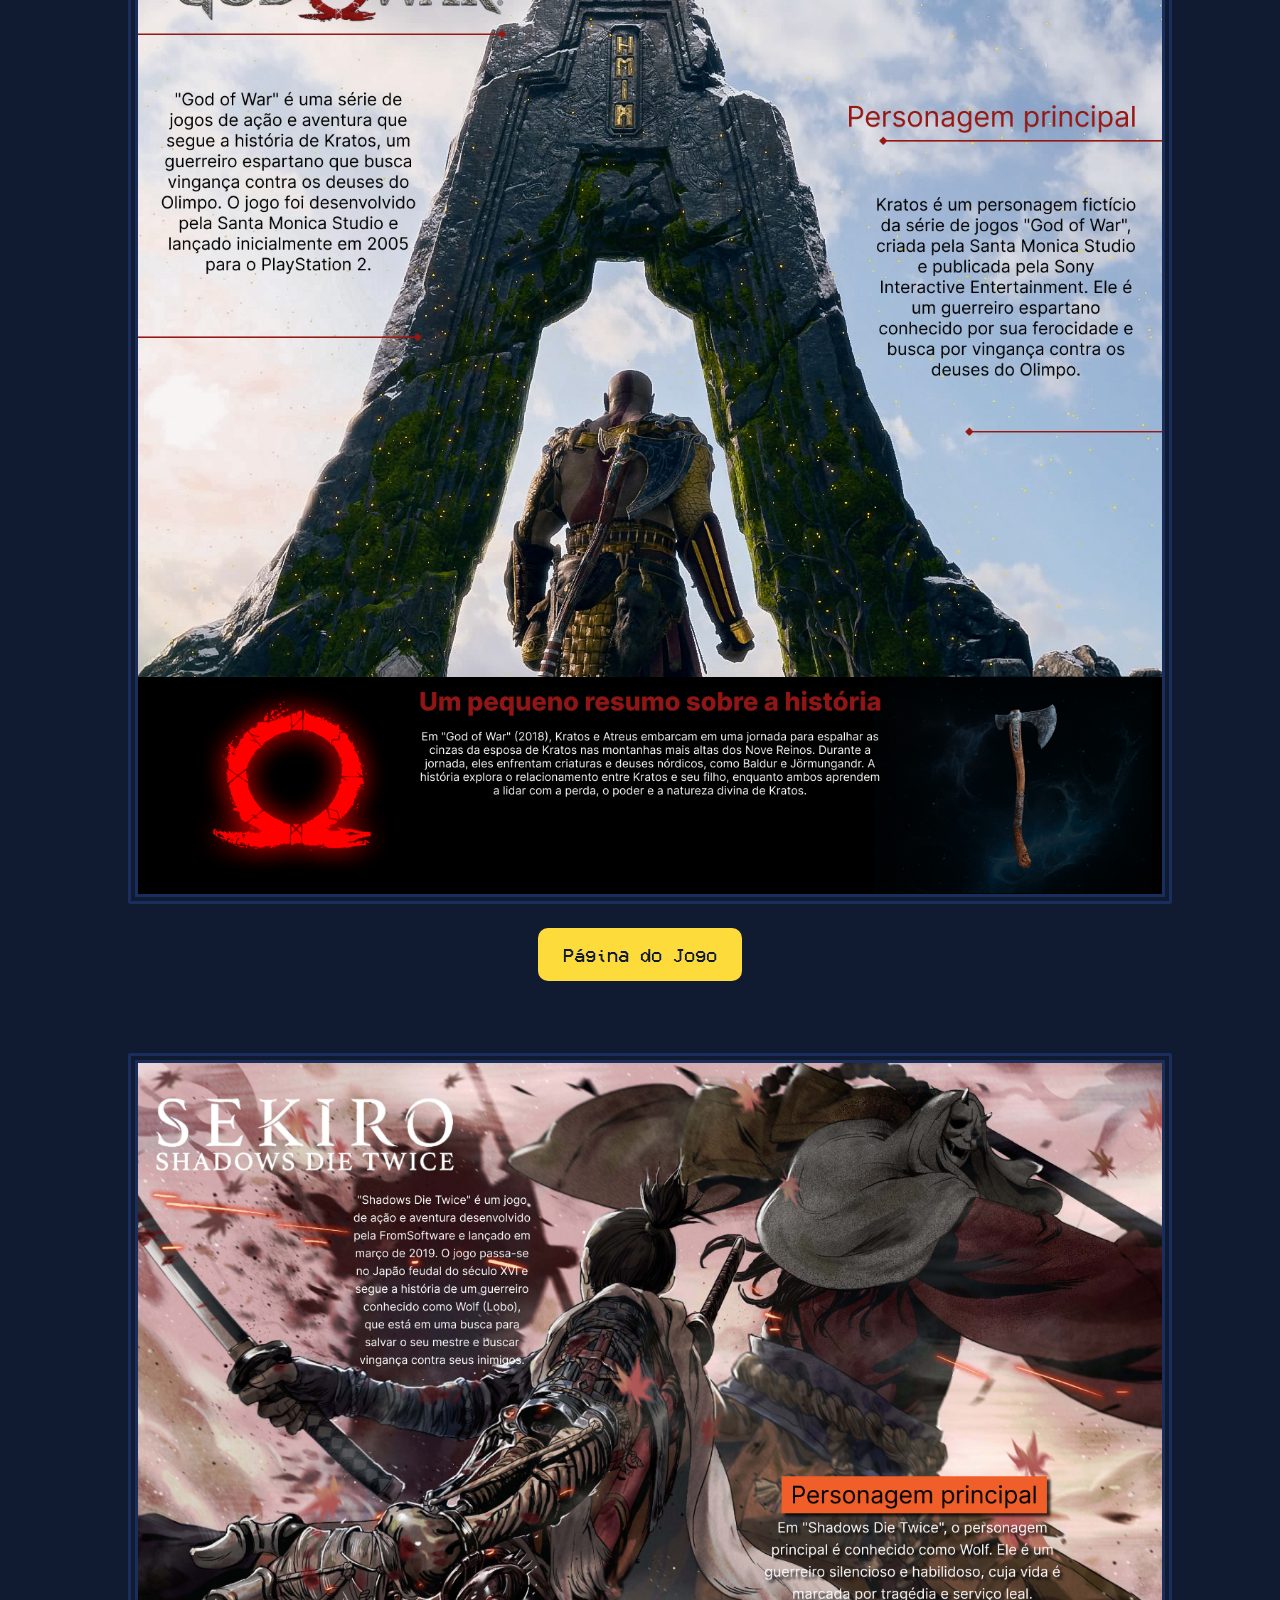
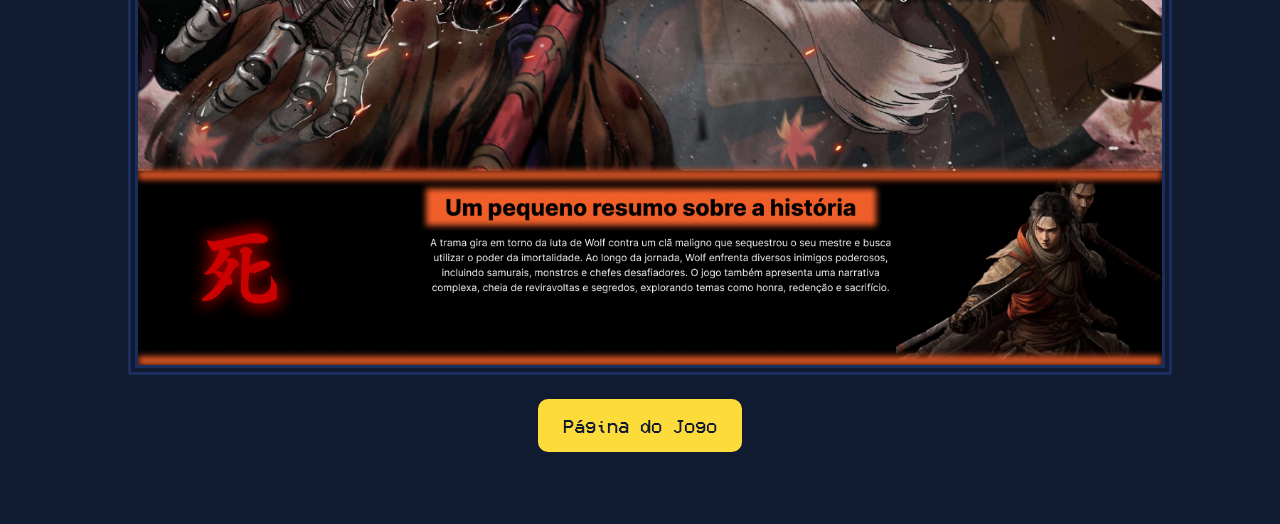
<file: 2010.html>
<!DOCTYPE html>
<html>
  <head>
    <title>EvoJogos - 2010</title>
    <meta charset="UTF-8" />
    <meta name="viewport" content="width=device-width, initial-scale=1.0" />
    <link rel="stylesheet" href="css\style.css" />
    <link rel="stylesheet" href="css\font.css" />
    <link rel="stylesheet" href="css\menu.css" />
    <link rel="stylesheet" href="css\cronologia.css" />
    <link rel="preload" href="css\VCROSDMono.ttf" as="font" type="font/ttf" />
    <link
      rel="preload"
      href="css\Dosis-Regular.ttf"
      as="font"
      type="font/ttf"
    />
    <link rel="preload" href="css\Dosis-Bold.ttf" as="font" type="font/ttf" />
  </head>

  <body>
    <nav class="navMenu">
      <ul>
        <li><a href="index.html">Home</a></li>
        <li>
          <a style="cursor: default">Cronologia</a>
          <ul class="dropdown">
            <li><a href="1980.html">1980</a></li>
            <li><a href="1990.html">1990</a></li>
            <li><a href="2000.html">2000</a></li>
            <li><a href="2010.html">2010</a></li>
            <li><a href="2020.html">2020</a></li>
            <div class="dot2"><img src="imgs\ativo.png" /></div>
          </ul>
        </li>
        <li><a href="sobre.html">Sobre</a></li>
        <div class="dot"><img src="imgs\ativo.png" /></div>
      </ul>
    </nav>

    <div class="separaMenu">
      <a href="index.html"><img src="imgs\logo2.png" /></a>
    </div>

    <div class="centro" style="width: 60%">
      <h3 style="margin-bottom: 10%; margin-top: 23%; font-family: VCR OSD Mono">
        Todos os jogos presentes foram escolhidos pelo nosso gosto pessoal e são baseados em jogos escolhidos para o Game Awards, onde são nomeados os melhores jogos todos os anos. 
      </h3>
    </div>
    
    <div class="linha">
      <div class="coluna">
        <img style="width: 100%" src="imgs_cronologia/portal2.png" />
        <a target="_blank" href="https://www.thinkwithportals.com/"><button>Página do Jogo</button></a>

        <img style="width: 100%" src="imgs_cronologia/dishonored.png" />
        <a target="_blank" href="https://bethesda.net/en/game/dishonored"><button>Página do Jogo</button></a>

        <img style="width: 100%" src="imgs_cronologia/lastofus.png" />
        <a target="_blank" href="https://www.playstation.com/pt-pt/games/the-last-of-us-part-i/"><button>Página do Jogo</button></a>

        <img style="width: 100%" src="imgs_cronologia/inquisition.png" />
        <a target="_blank" href="https://www.ea.com/pt-br/games/dragon-age/dragon-age-inquisition"><button>Página do Jogo</button></a>
          
        <img style="width: 100%" src="imgs_cronologia/witcher.png" />
        <a target="_blank" href="https://www.thewitcher.com/us/en/witcher3"><button>Página do Jogo</button></a>

        <img style="width: 100%" src="imgs_cronologia/uncharted.png" />
        <a target="_blank" href="https://www.playstation.com/pt-pt/games/uncharted-4-a-thiefs-end/"><button>Página do Jogo</button></a>

        <img style="width: 100%" src="imgs_cronologia/botw.png" />
        <a target="_blank" href="https://www.zelda.com/breath-of-the-wild/"><button>Página do Jogo</button></a>

        <img style="width: 100%" src="imgs_cronologia/gow.png" />
        <a target="_blank" href="https://www.playstation.com/pt-pt/games/god-of-war/"><button>Página do Jogo</button></a>

        <img style="width: 100%" src="imgs_cronologia/shadowsdietwice.png" />
        <a target="_blank" href="https://www.playstation.com/pt-pt/games/sekiro-shadows-die-twice/"><button>Página do Jogo</button></a>
      </div>
    </div>
    </div>
  </body>
</html>
</file>
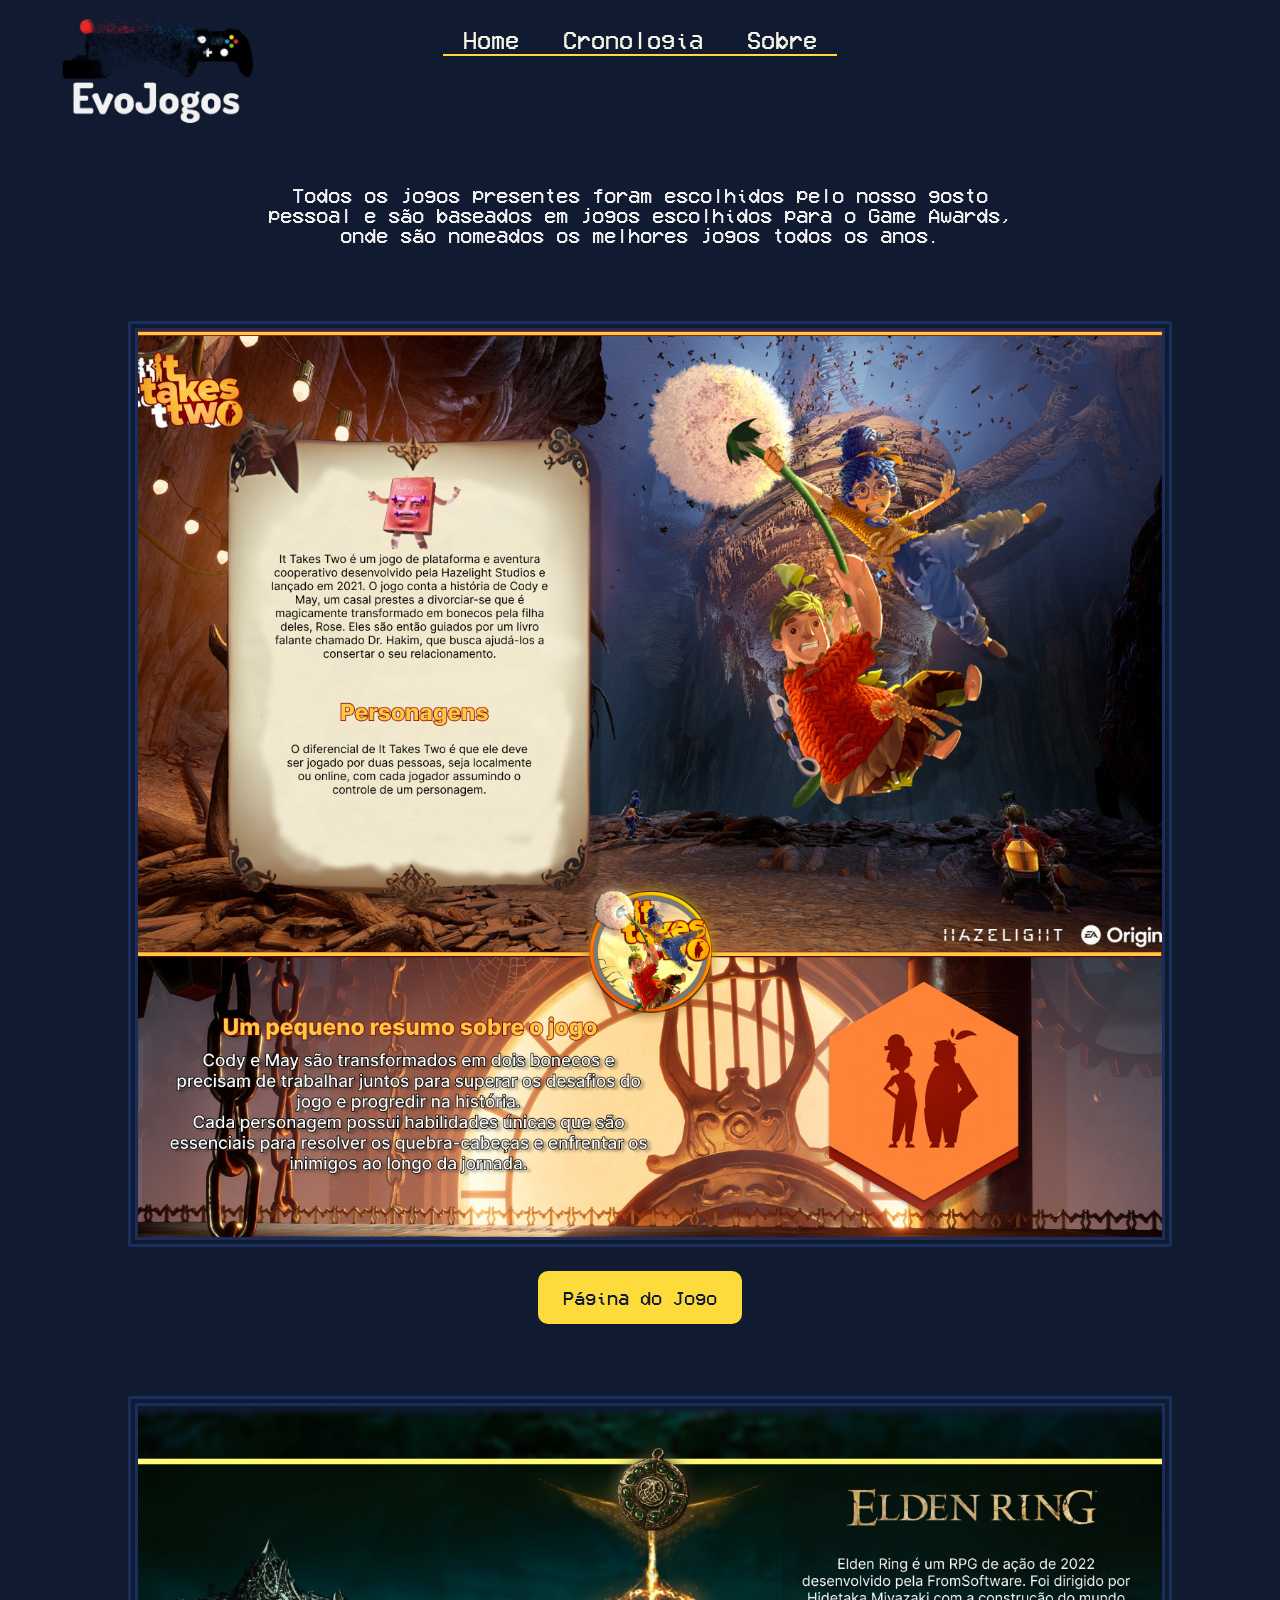
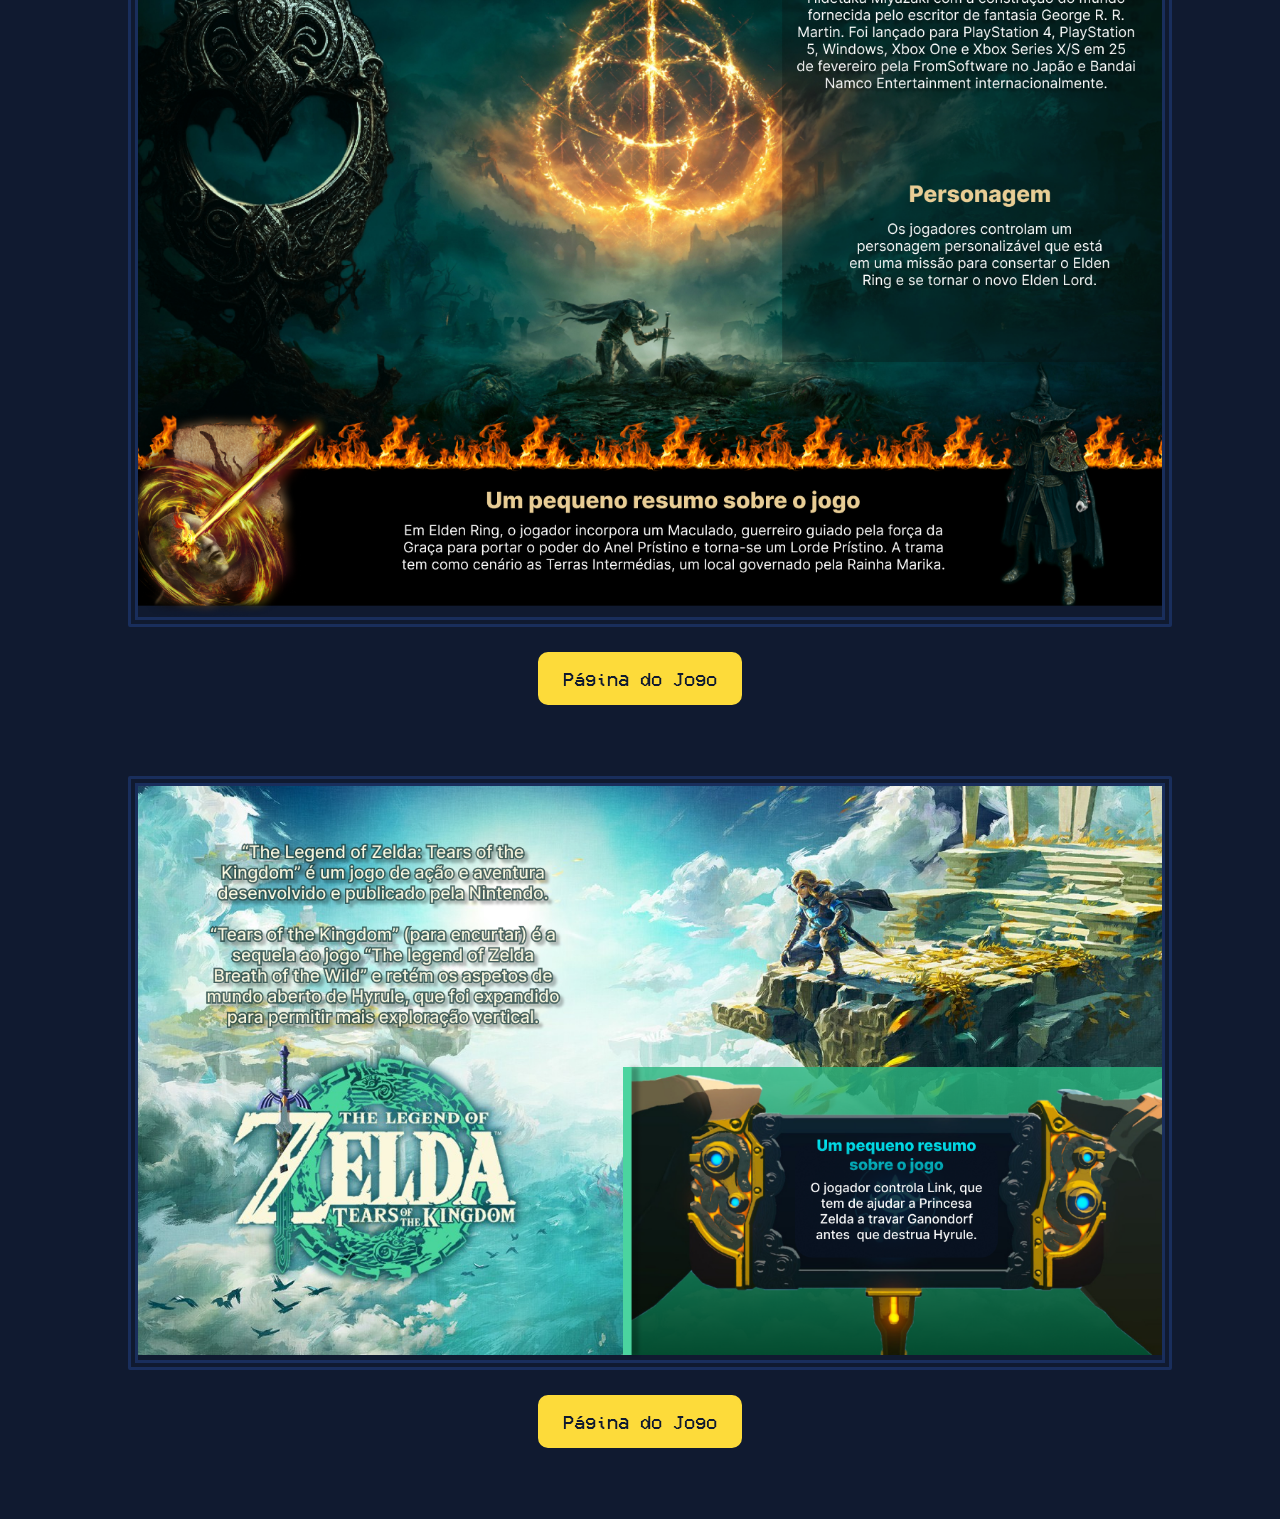
<file: 2020.html>
<!DOCTYPE html>
<html>
  <head>
    <title>EvoJogos - 2020</title>
    <meta charset="UTF-8" />
    <meta name="viewport" content="width=device-width, initial-scale=1.0" />
    <link rel="stylesheet" href="css\style.css" />
    <link rel="stylesheet" href="css\font.css" />
    <link rel="stylesheet" href="css\menu.css" />
    <link rel="stylesheet" href="css\cronologia.css" />
    <link rel="preload" href="css\VCROSDMono.ttf" as="font" type="font/ttf" />
    <link
      rel="preload"
      href="css\Dosis-Regular.ttf"
      as="font"
      type="font/ttf"
    />
    <link rel="preload" href="css\Dosis-Bold.ttf" as="font" type="font/ttf" />
  </head>

  <body>
    <nav class="navMenu">
      <ul>
        <li><a href="index.html">Home</a></li>
        <li>
          <a style="cursor: default">Cronologia</a>
          <ul class="dropdown">
            <li><a href="1980.html">1980</a></li>
            <li><a href="1990.html">1990</a></li>
            <li><a href="2000.html">2000</a></li>
            <li><a href="2010.html">2010</a></li>
            <li><a href="2020.html">2020</a></li>
            <div class="dot2"><img src="imgs\ativo.png" /></div>
          </ul>
        </li>
        <li><a href="sobre.html">Sobre</a></li>
        <div class="dot"><img src="imgs\ativo.png" /></div>
      </ul>
    </nav>

    <div class="separaMenu">
      <a href="index.html"><img src="imgs\logo2.png" /></a>
    </div>

    <div class="centro" style="width: 60%">
      <h3 style="margin-bottom: 10%; margin-top: 23%; font-family: VCR OSD Mono">
        Todos os jogos presentes foram escolhidos pelo nosso gosto pessoal e são baseados em jogos escolhidos para o Game Awards, onde são nomeados os melhores jogos todos os anos. 
      </h3>

      
    </div>
    <div class="linha">
      <div class="coluna">
        <img style="width: 100%" src="imgs_cronologia/it takes two.png" />
        <a target="_blank" href="https://www.ea.com/games/it-takes-two"><button>Página do Jogo</button></a>

        <img style="width: 100%" src="imgs_cronologia/Elden ring.png" />
        <a target="_blank" href="https://en.bandainamcoent.eu/elden-ring/elden-ring"><button>Página do Jogo</button></a>

        <img style="width: 100%" src="imgs_cronologia/zelda2023.png" />
        <a target="_blank" href="https://www.zelda.com/tears-of-the-kingdom/pt/"><button>Página do Jogo</button></a>

      </div>
    </div>
    </div>
  </body>
</html>
</file>
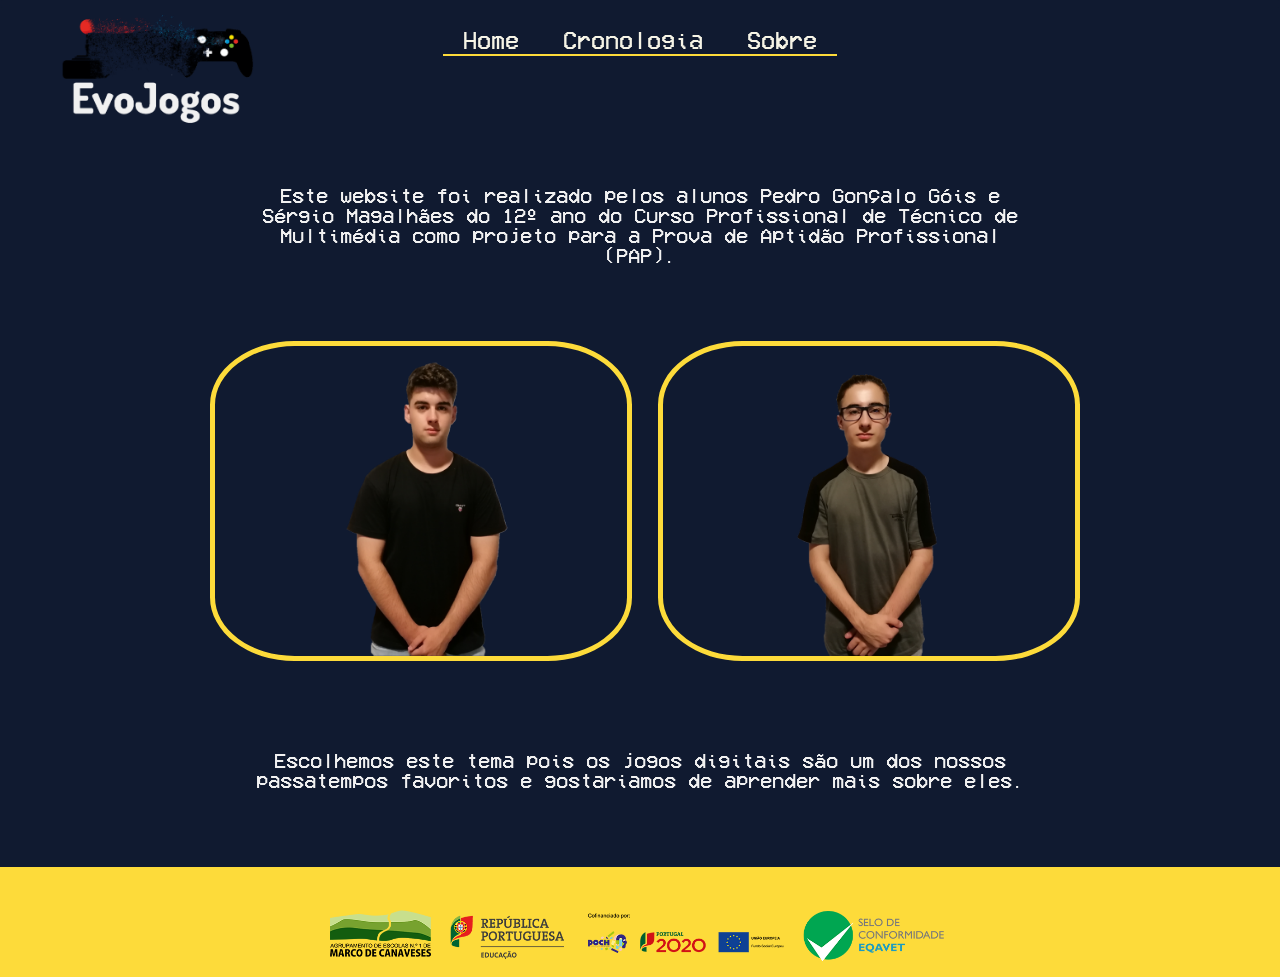
<file: sobre.html>
<!DOCTYPE html>
<html>
  <head>
    <title>EvoJogos</title>
    <meta charset="UTF-8" />
    <meta name="viewport" content="width=device-width, initial-scale=1.0" />
    <link rel="stylesheet" href="css\style.css" />
    <link rel="stylesheet" href="css\font.css" />
    <link rel="stylesheet" href="css\menu.css" />
    <link rel="preload" href="css\VCROSDMono.ttf" as="font" type="font/ttf" />
    <link
      rel="preload"
      href="css\Dosis-Regular.ttf"
      as="font"
      type="font/ttf"
    />
    <link rel="preload" href="css\Dosis-Bold.ttf" as="font" type="font/ttf" />
  </head>

  <body>
    <nav class="navMenu">
      <ul>
        <li><a href="index.html">Home</a></li>
        <li>
          <a style="cursor: default">Cronologia</a>
          <ul class="dropdown">
            <li><a href="1980.html">1980</a></li>
            <li><a href="1990.html">1990</a></li>
            <li><a href="2000.html">2000</a></li>
            <li><a href="2010.html">2010</a></li>
            <li><a href="2020.html">2020</a></li>
            <div class="dot2"><img src="imgs\ativo.png" /></div>
          </ul>
        </li>
        <li><a href="sobre.html">Sobre</a></li>
        <div class="dot"><img src="imgs\ativo.png" /></div>
      </ul>
    </nav>

    <div class="separaMenu">
      <a href="index.html"><img src="imgs\logo2.png" /></a>
    </div>

    <div class="centro" style="width: 60%">
      <h3
        style="margin-bottom: 10%; margin-top: 23%; font-family: VCR OSD Mono"
      >
        Este website foi realizado pelos alunos Pedro Gonçalo Góis e Sérgio
        Magalhães do 12º ano do Curso Profissional de Técnico de Multimédia como
        projeto para a Prova de Aptidão Profissional (PAP).
      </h3>
    </div>

    <div class="centro" style="width: 70%">
      <div class="linha">
        <div class="coluna">
          <img style="width: 100%" src="imgs\sergio.png" />
        </div>
        <div class="coluna">
          <img style="width: 100%" src="imgs\pedro.png" />
        </div>
      </div>
    </div>

    <div class="centro" style="width: 60%">
      <h3 style="margin-bottom: 10%; font-family: VCR OSD Mono">
        Escolhemos este tema pois os jogos digitais são um dos nossos
        passatempos favoritos e gostariamos de aprender mais sobre eles.
      </h3>
    </div>

    <div
      style="
        position: relative;
        bottom: 0;
        background-color: #fddb3a;
        width: 100%;
        height: 20%;
      "
    >
      <img
        style="position: relative; margin-top: 2%; width: 50%; left: 25%"
        src="imgs/logotipos.png"
      />
    </div>

    <style>
      .coluna img {
        border: 5px solid #fddb3a;
        border-radius: 20%;
        vertical-align: middle;
      }
      .coluna {
        margin: auto 2%;
        margin-bottom: 10%;
        width: 46%;
        float: left;
      }

      .linha::after {
        content: "";
        clear: both;
        display: table;
      }
    </style>
  </body>
</html>
</file>
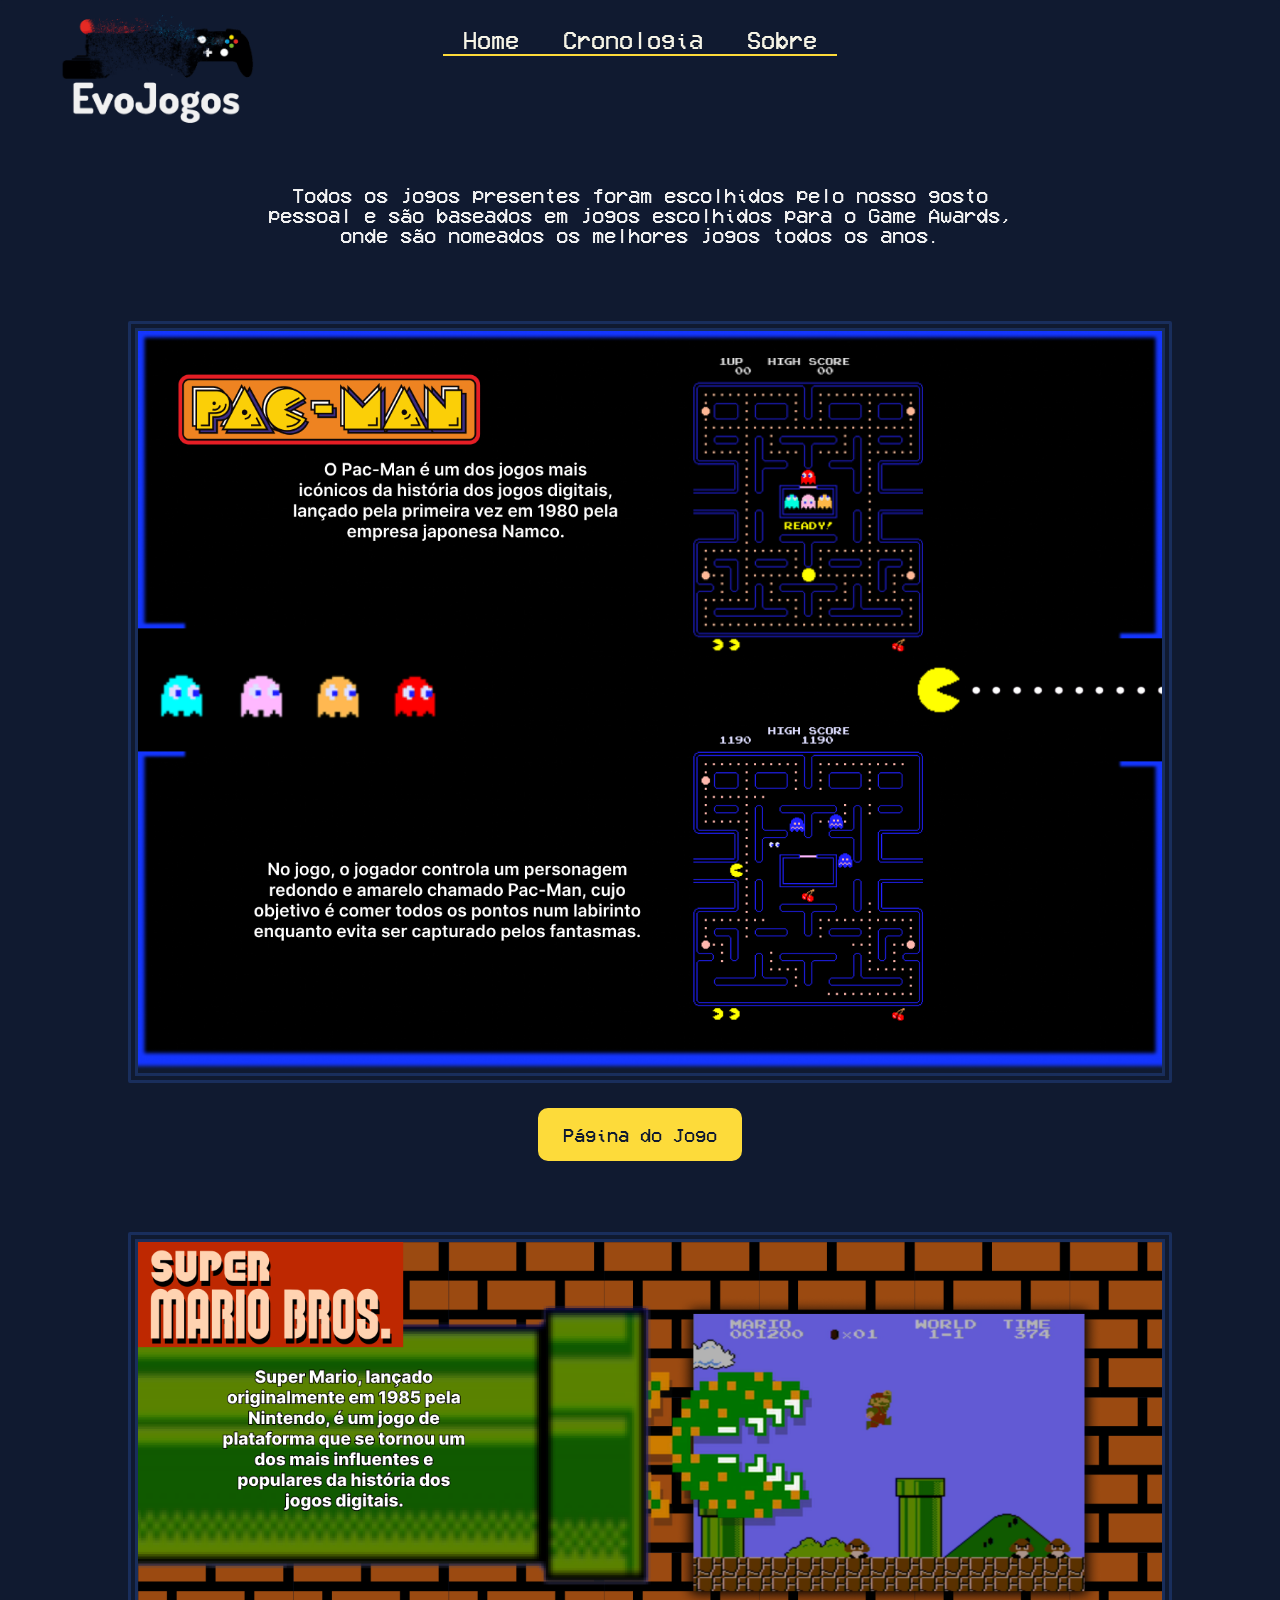
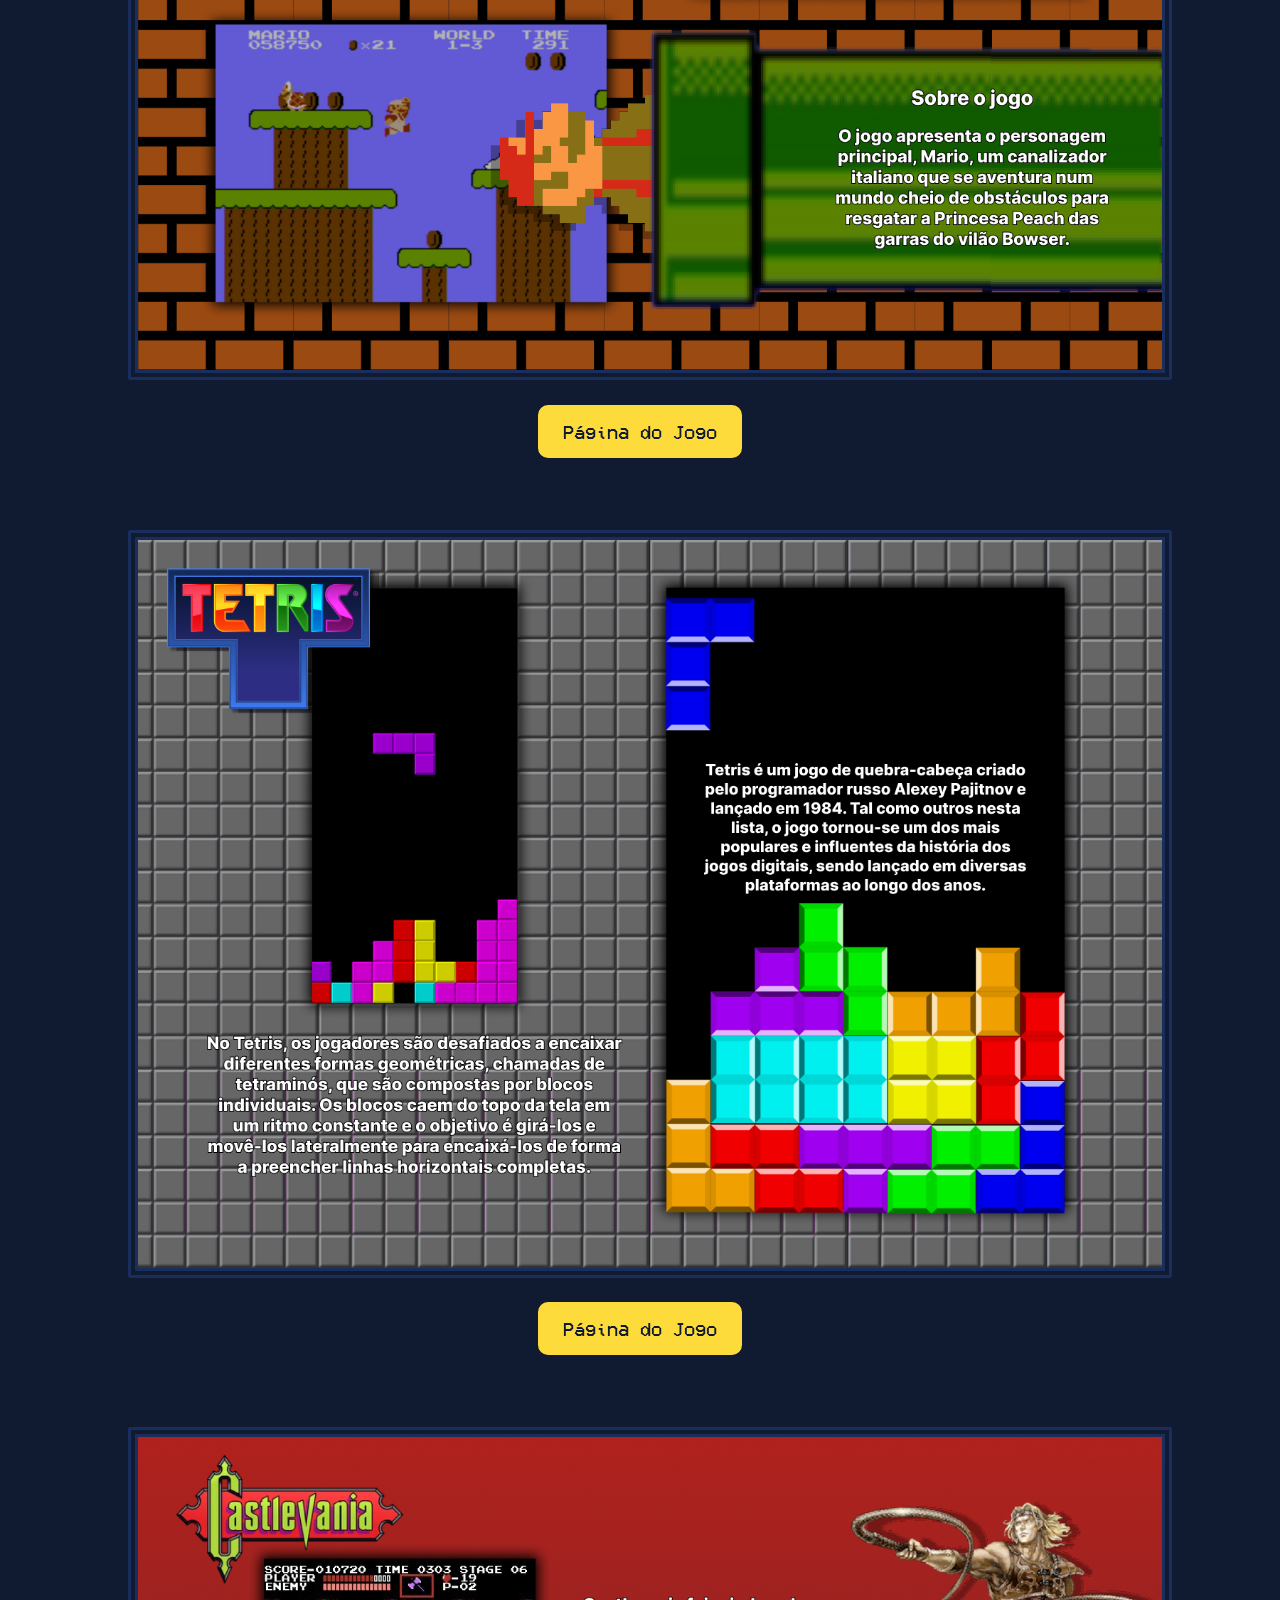
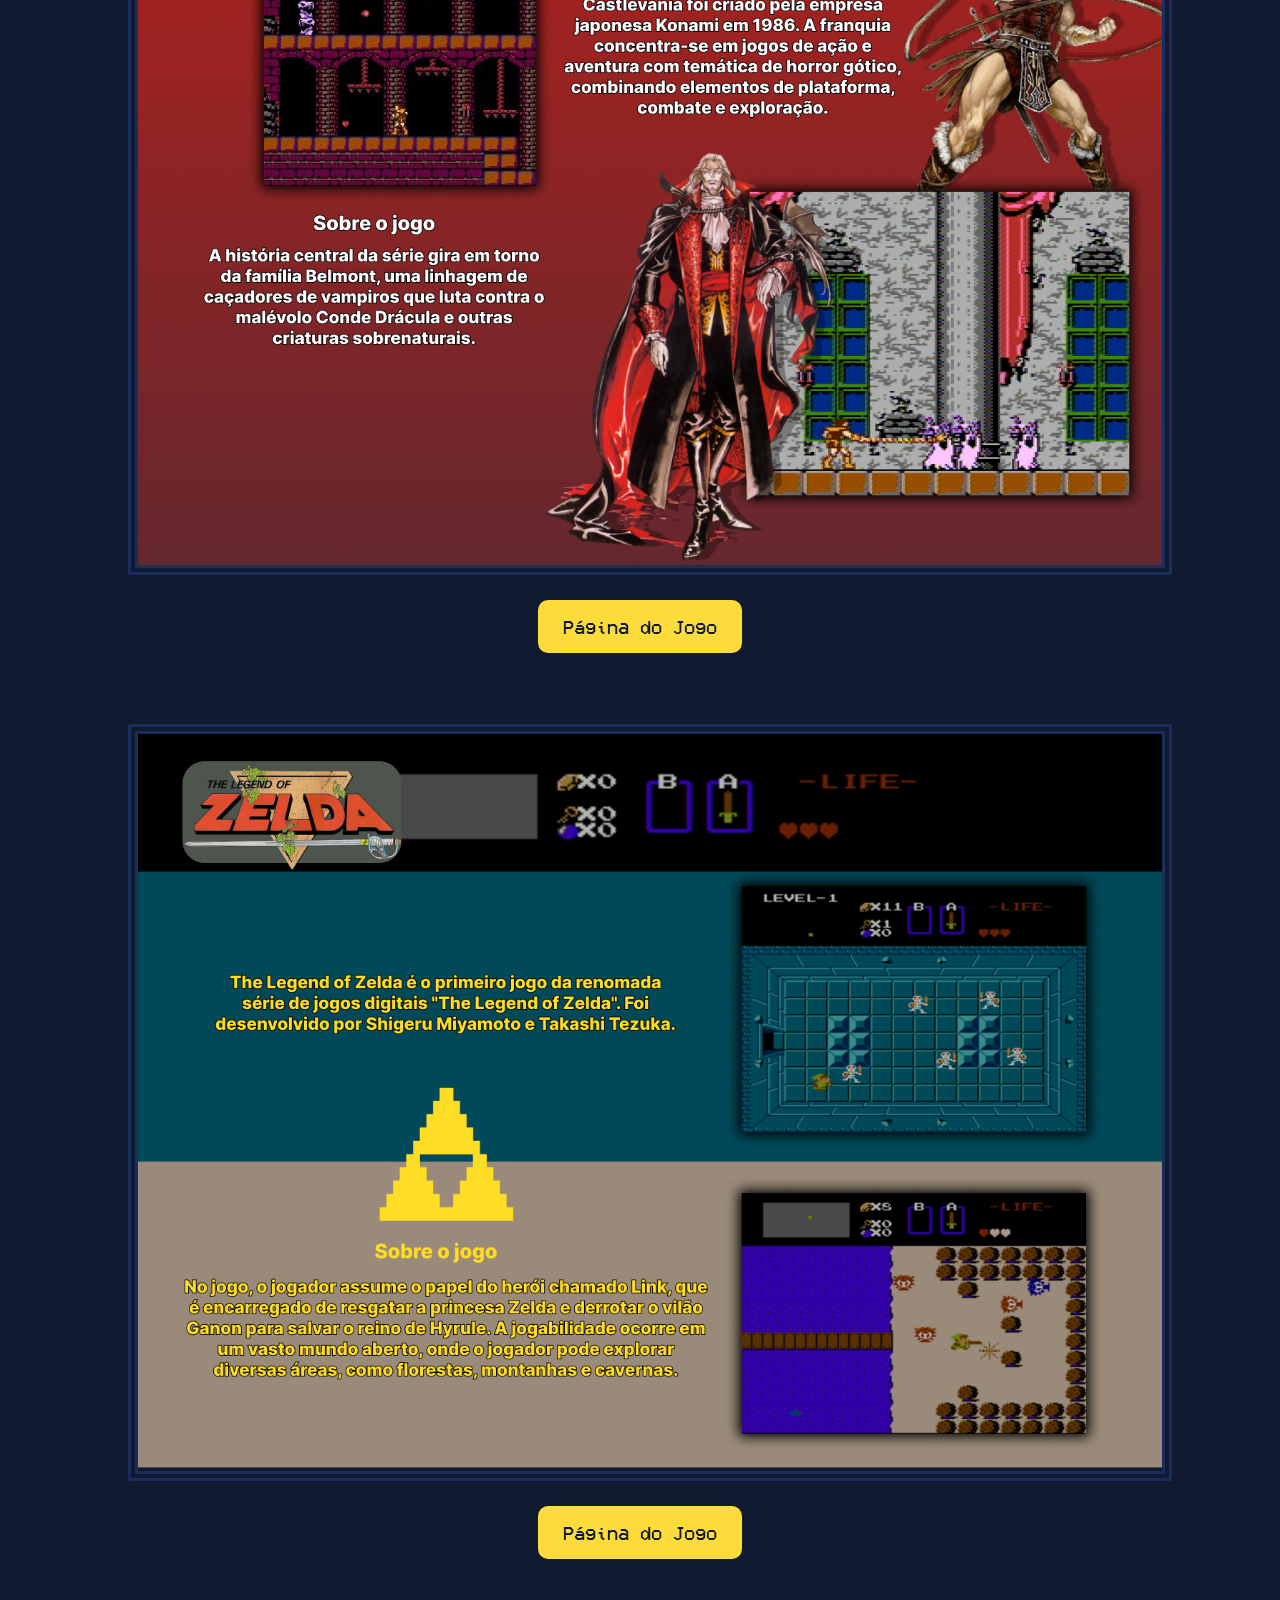
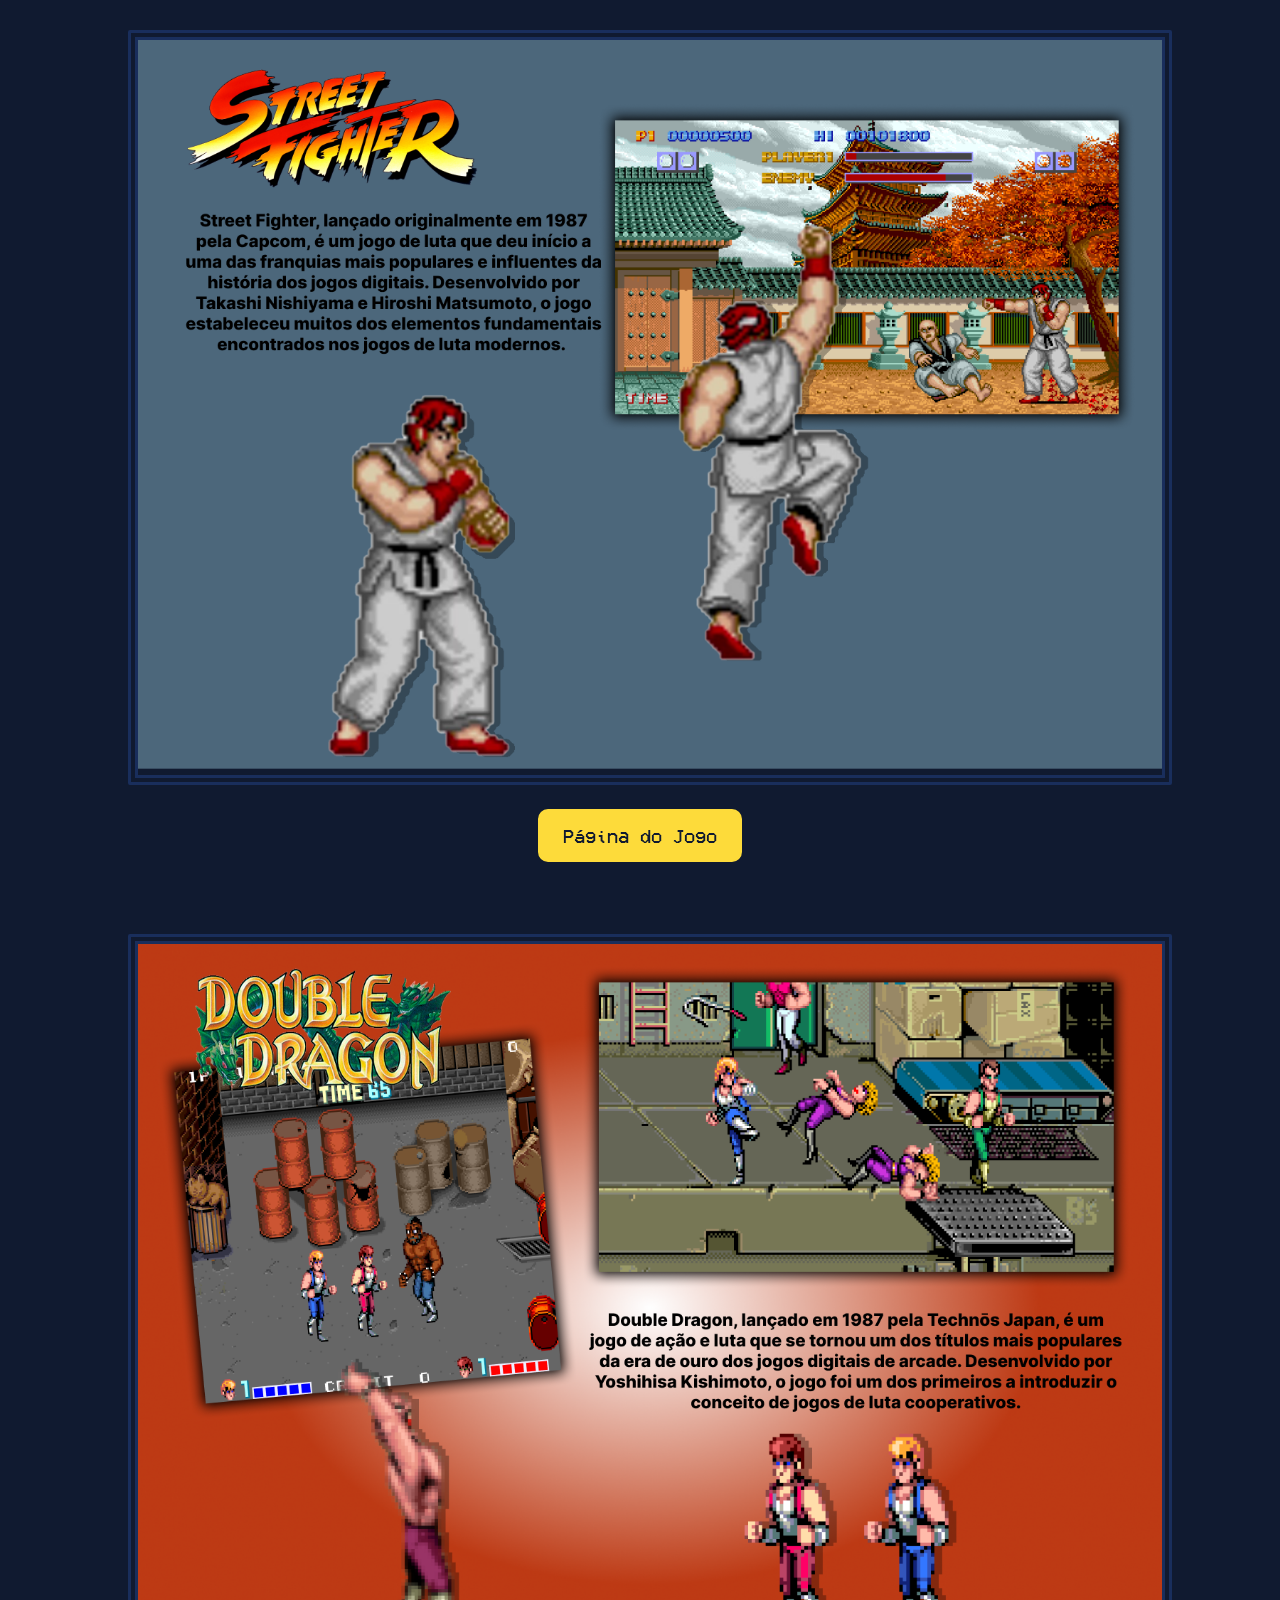
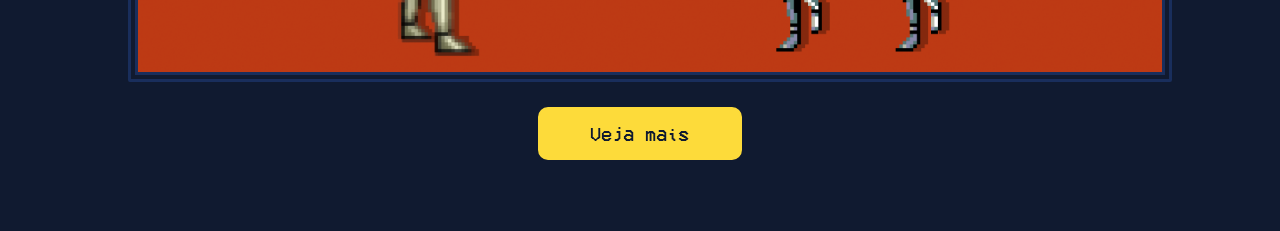
<file: PAP-Final/Website/1980.html>
<!DOCTYPE html>
<html>
  <head>
    <title>EvoJogos - 1980</title>
    <meta charset="UTF-8" />
    <meta name="viewport" content="width=device-width, initial-scale=1.0" />
    <link rel="stylesheet" href="css\style.css" />
    <link rel="stylesheet" href="css\font.css" />
    <link rel="stylesheet" href="css\menu.css" />
    <link rel="stylesheet" href="css\cronologia.css" />
    <link rel="preload" href="css\VCROSDMono.ttf" as="font" type="font/ttf" />
    <link
      rel="preload"
      href="css\Dosis-Regular.ttf"
      as="font"
      type="font/ttf"
    />
    <link rel="preload" href="css\Dosis-Bold.ttf" as="font" type="font/ttf" />
  </head>

  <body>
    <nav class="navMenu">
      <ul>
        <li><a href="index.html">Home</a></li>
        <li>
          <a style="cursor: default">Cronologia</a>
          <ul class="dropdown">
            <li><a href="1980.html">1980</a></li>
            <li><a href="1990.html">1990</a></li>
            <li><a href="2000.html">2000</a></li>
            <li><a href="2010.html">2010</a></li>
            <li><a href="2020.html">2020</a></li>
            <div class="dot2"><img src="imgs\ativo.png" /></div>
          </ul>
        </li>
        <li><a href="sobre.html">Sobre</a></li>
        <div class="dot"><img src="imgs\ativo.png" /></div>
      </ul>
    </nav>

    <div class="separaMenu">
      <a href="index.html"><img src="imgs\logo2.png" /></a>
    </div>

    <div class="centro" style="width: 60%">
      <h3 style="margin-bottom: 10%; margin-top: 23%; font-family: VCR OSD Mono">
        Todos os jogos presentes foram escolhidos pelo nosso gosto pessoal e são baseados em jogos escolhidos para o Game Awards, onde são nomeados os melhores jogos todos os anos. 
      </h3>

      
    </div>
    <div class="linha">
      <div class="coluna">
        <img style="width: 100%" src="imgs_cronologia/pacman.png" />
        <a target="_blank" href="https://www.pacman.com/en/"><button>Página do Jogo</button></a>

        <img style="width: 100%" src="imgs_cronologia/mario.png" />
        <a target="_blank" href="https://www.nintendo.pt/Jogos/NES/Super-Mario-Bros-803853.html"><button>Página do Jogo</button></a>

        <img style="width: 100%" src="imgs_cronologia/tetris.png" />
        <a target="_blank" href="https://tetris.com/play-tetris"><button>Página do Jogo</button></a>

        <img style="width: 100%" src="imgs_cronologia/castlevania.png" />
        <a target="_blank" href="https://www.konami.com/games/castlevania/eu/en/"><button>Página do Jogo</button></a>
          
        <img style="width: 100%" src="imgs_cronologia/zelda.png" />
        <a target="_blank" href="https://www.nintendo.co.uk/Games/NES/The-Legend-of-Zelda-796345.html"><button>Página do Jogo</button></a>

        <img style="width: 100%" src="imgs_cronologia/street fighter.png" />
        <a target="_blank" href="https://www.streetfighter.com"><button>Página do Jogo</button></a>

        <img style="width: 100%" src="imgs_cronologia/doubledragon.png" />
        <a target="_blank" href="https://en.wikipedia.org/wiki/Double_Dragon_%28video_game%29"><button>Veja mais</button></a>
      </div>
    </div>
    </div>
  </body>
</html>
</file>
